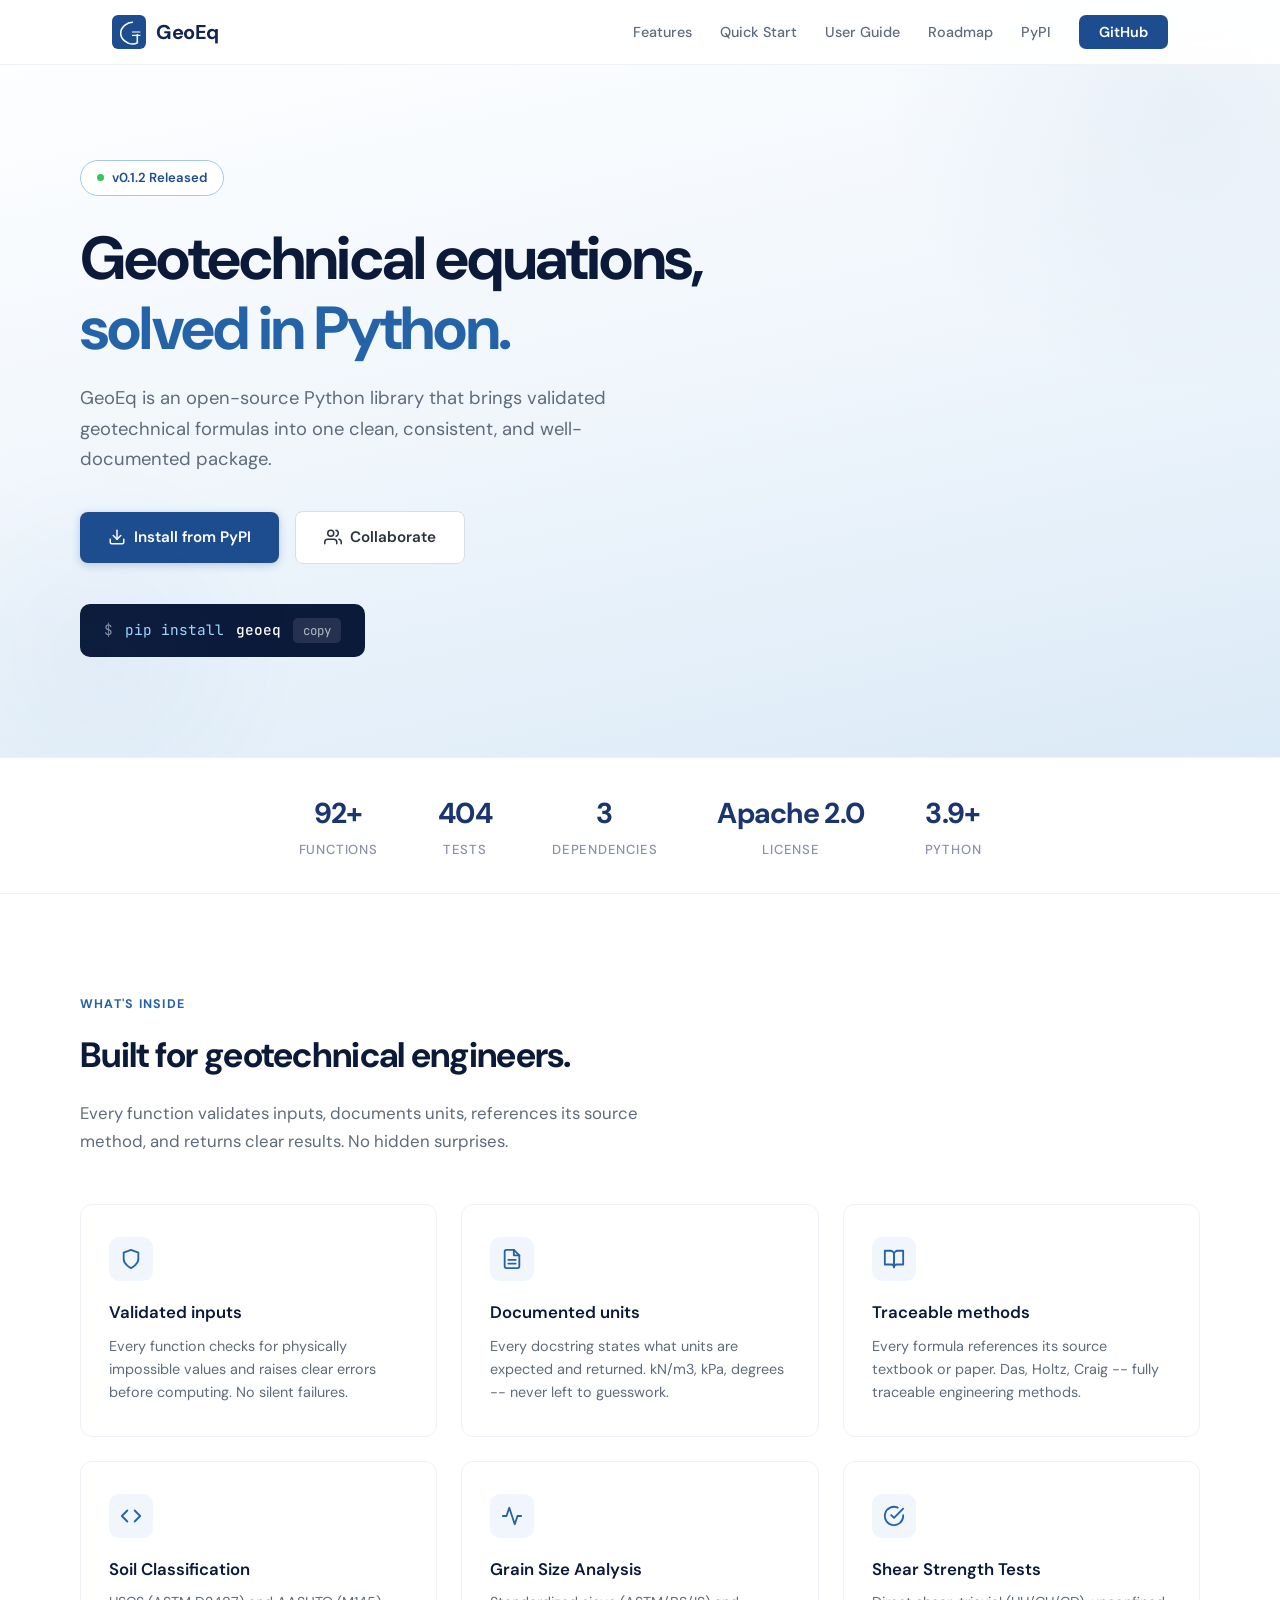
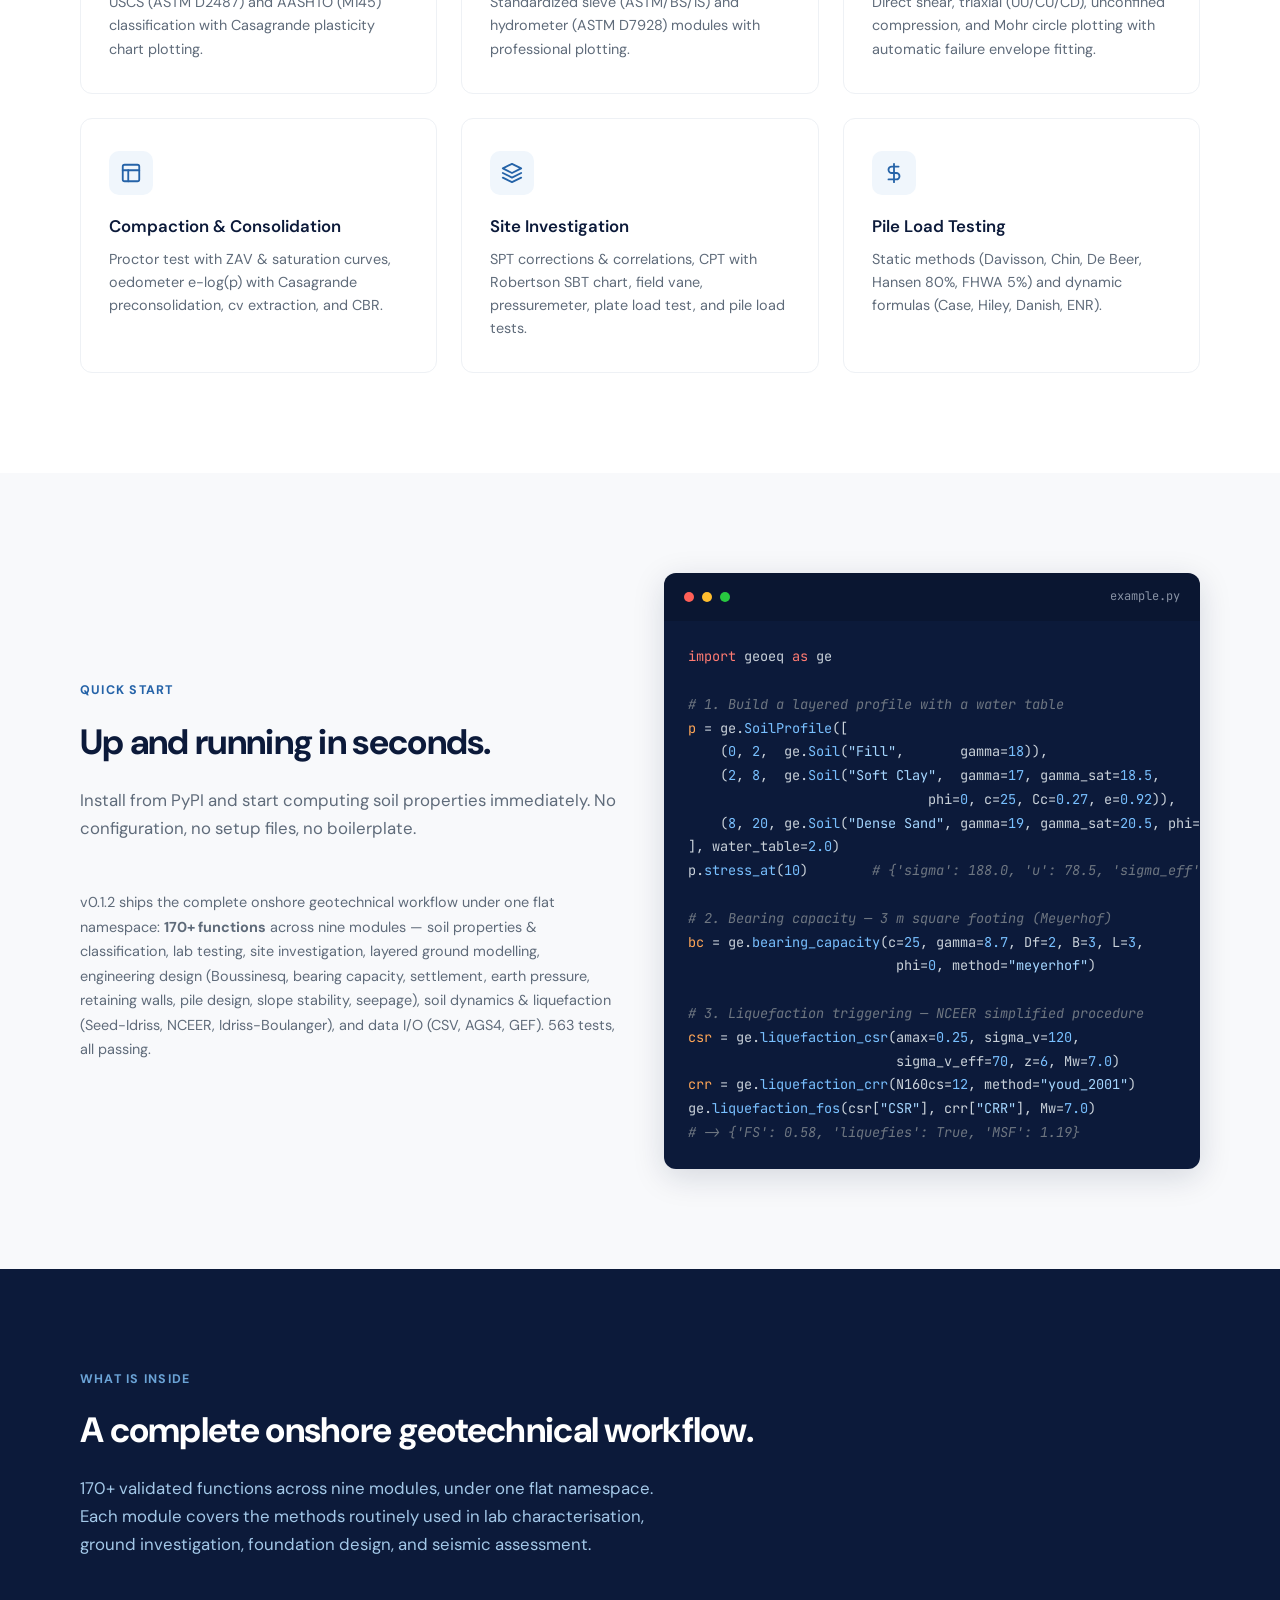
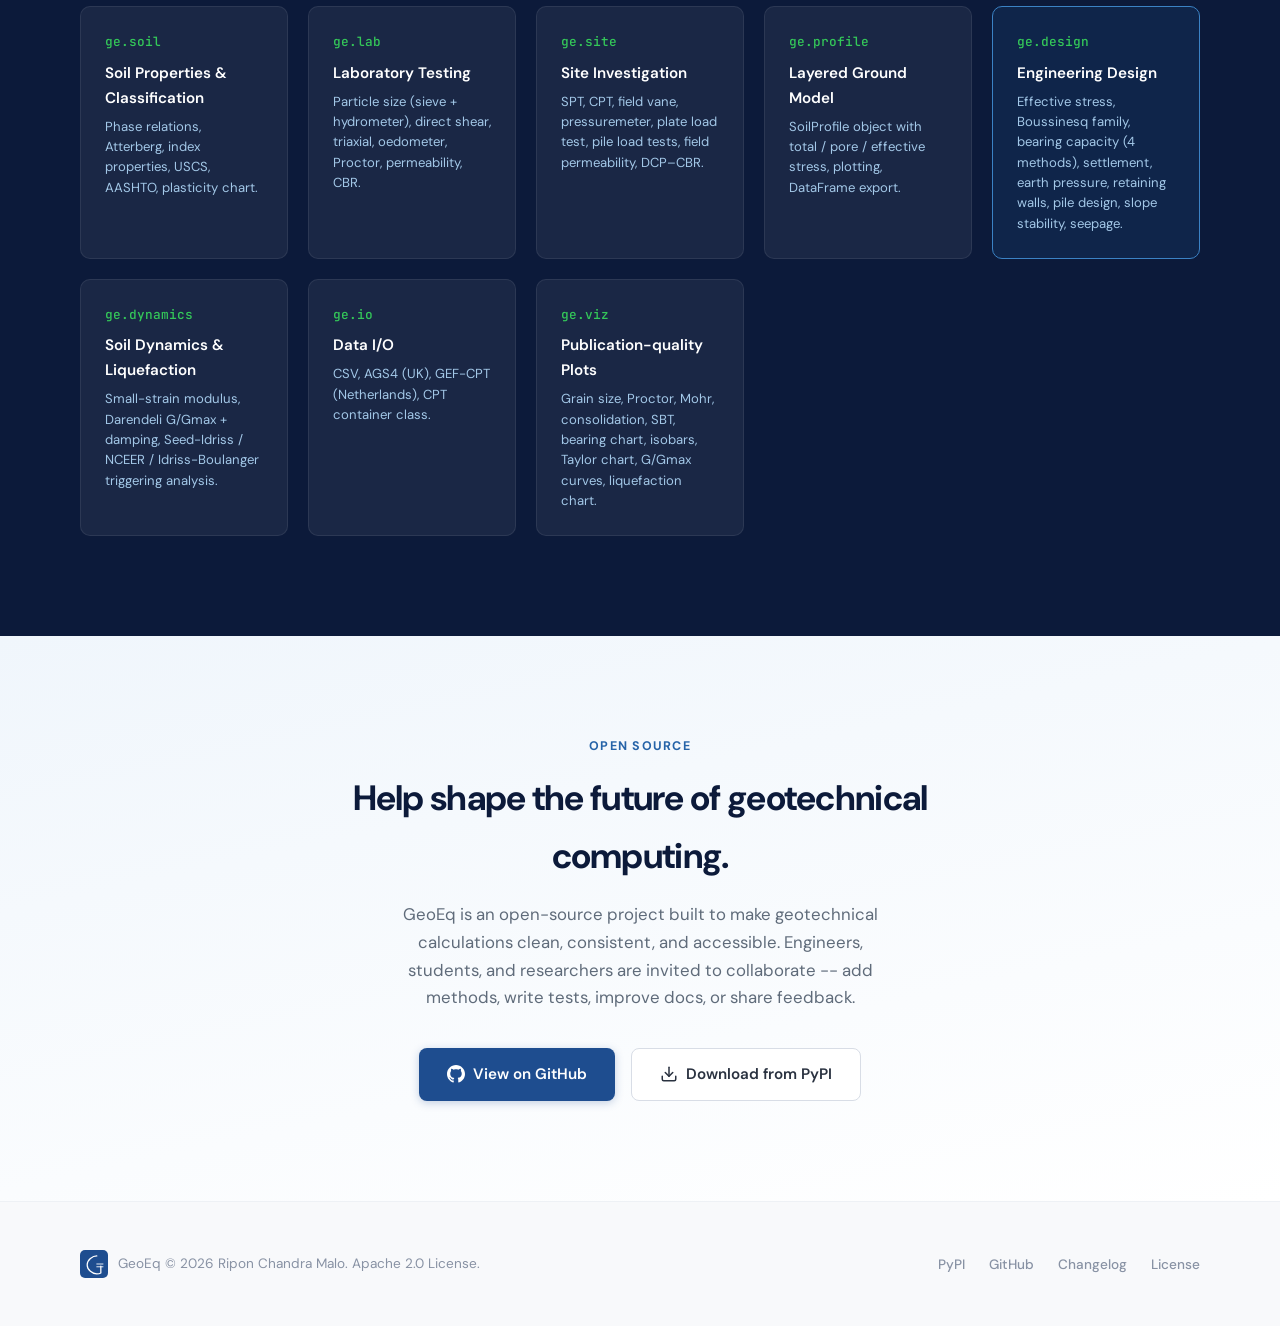
<file: index.html>
<!DOCTYPE html>
<html lang="en">

<head>
    <meta charset="UTF-8">
    <meta name="viewport" content="width=device-width, initial-scale=1.0">
    <title>GeoEq - Geotechnical Engineering Calculations for Python</title>
    <meta name="description"
        content="GeoEq is an open-source Python library for geotechnical engineering calculations. Soil properties, bearing capacity, settlement, and more.">
    <link rel="preconnect" href="https://fonts.googleapis.com">
    <link rel="preconnect" href="https://fonts.gstatic.com" crossorigin>
    <link
        href="https://fonts.googleapis.com/css2?family=DM+Sans:ital,opsz,wght@0,9..40,300;0,9..40,400;0,9..40,500;0,9..40,600;0,9..40,700;1,9..40,400&family=JetBrains+Mono:wght@400;500&display=swap"
        rel="stylesheet">
    <style>
        *,
        *::before,
        *::after {
            margin: 0;
            padding: 0;
            box-sizing: border-box;
        }

        :root {
            --blue-900: #0c1a3a;
            --blue-800: #122450;
            --blue-700: #1a3570;
            --blue-600: #1e4d8f;
            --blue-500: #2563a8;
            --blue-400: #3b82c4;
            --blue-300: #6ba3d6;
            --blue-200: #a3c8e8;
            --blue-100: #dbeaf7;
            --blue-50: #f0f6fc;
            --white: #ffffff;
            --gray-50: #f8f9fb;
            --gray-100: #eef1f5;
            --gray-200: #d8dde6;
            --gray-300: #b0b8c8;
            --gray-400: #8892a4;
            --gray-500: #5f6b7a;
            --gray-600: #3d4856;
            --gray-700: #2a3240;
            --gray-800: #1a2030;
            --accent: #e8a825;
            --font-body: 'DM Sans', sans-serif;
            --font-mono: 'JetBrains Mono', monospace;
        }

        html {
            scroll-behavior: smooth;
        }

        body {
            font-family: var(--font-body);
            color: var(--gray-700);
            background: var(--white);
            line-height: 1.65;
            -webkit-font-smoothing: antialiased;
        }

        /* ---- NAV ---- */
        .nav {
            position: fixed;
            top: 0;
            left: 0;
            right: 0;
            z-index: 100;
            background: rgba(255, 255, 255, 0.92);
            backdrop-filter: blur(12px);
            border-bottom: 1px solid var(--gray-100);
            transition: box-shadow 0.3s;
        }

        .nav.scrolled {
            box-shadow: 0 1px 12px rgba(0, 0, 0, 0.06);
        }

        .nav-inner {
            max-width: 1120px;
            margin: 0 auto;
            padding: 0 32px;
            height: 64px;
            display: flex;
            align-items: center;
            justify-content: space-between;
        }

        .nav-logo {
            display: flex;
            align-items: center;
            gap: 10px;
            text-decoration: none;
            color: var(--blue-800);
        }

        .nav-logo-icon {
            width: 34px;
            height: 34px;
        }

        .nav-logo-text {
            font-size: 1.25rem;
            font-weight: 700;
            letter-spacing: -0.02em;
        }

        .nav-links {
            display: flex;
            align-items: center;
            gap: 28px;
            list-style: none;
        }

        .nav-links a {
            text-decoration: none;
            color: var(--gray-500);
            font-size: 0.9rem;
            font-weight: 500;
            transition: color 0.2s;
        }

        .nav-links a:hover {
            color: var(--blue-600);
        }

        .nav-links .btn-nav {
            background: var(--blue-600);
            color: var(--white);
            padding: 8px 20px;
            border-radius: 7px;
            font-weight: 600;
            transition: background 0.2s;
        }

        .nav-links .btn-nav:hover {
            background: var(--blue-700);
            color: var(--white);
        }

        .mobile-toggle {
            display: none;
            background: none;
            border: none;
            cursor: pointer;
            padding: 8px;
        }

        .mobile-toggle span {
            display: block;
            width: 22px;
            height: 2px;
            background: var(--gray-600);
            margin: 5px 0;
            transition: 0.3s;
        }

        /* ---- HERO ---- */
        .hero {
            padding: 160px 32px 100px;
            background: linear-gradient(168deg, var(--white) 0%, var(--blue-50) 50%, var(--blue-100) 100%);
            position: relative;
            overflow: hidden;
        }

        .hero::before {
            content: '';
            position: absolute;
            top: -200px;
            right: -200px;
            width: 600px;
            height: 600px;
            background: radial-gradient(circle, rgba(37, 99, 168, 0.06) 0%, transparent 70%);
            pointer-events: none;
        }

        .hero::after {
            content: '';
            position: absolute;
            bottom: -100px;
            left: -100px;
            width: 400px;
            height: 400px;
            background: radial-gradient(circle, rgba(37, 99, 168, 0.04) 0%, transparent 70%);
            pointer-events: none;
        }

        .hero-inner {
            max-width: 1120px;
            margin: 0 auto;
            position: relative;
        }

        .hero-badge {
            display: inline-flex;
            align-items: center;
            gap: 8px;
            background: var(--white);
            border: 1px solid var(--blue-200);
            color: var(--blue-600);
            font-size: 0.82rem;
            font-weight: 600;
            padding: 6px 16px;
            border-radius: 100px;
            margin-bottom: 28px;
            animation: fadeUp 0.6s ease both;
        }

        .hero-badge .dot {
            width: 7px;
            height: 7px;
            background: #34c759;
            border-radius: 50%;
            animation: pulse 2s infinite;
        }

        @keyframes pulse {

            0%,
            100% {
                opacity: 1;
            }

            50% {
                opacity: 0.4;
            }
        }

        .hero h1 {
            font-size: clamp(2.4rem, 5vw, 3.8rem);
            font-weight: 700;
            color: var(--blue-900);
            line-height: 1.15;
            letter-spacing: -0.03em;
            max-width: 700px;
            margin-bottom: 20px;
            animation: fadeUp 0.6s 0.1s ease both;
        }

        .hero h1 span {
            color: var(--blue-500);
        }

        .hero-sub {
            font-size: 1.15rem;
            color: var(--gray-500);
            max-width: 540px;
            margin-bottom: 36px;
            animation: fadeUp 0.6s 0.2s ease both;
        }

        .hero-actions {
            display: flex;
            align-items: center;
            gap: 16px;
            flex-wrap: wrap;
            animation: fadeUp 0.6s 0.3s ease both;
        }

        .btn {
            display: inline-flex;
            align-items: center;
            gap: 8px;
            padding: 13px 28px;
            border-radius: 8px;
            font-family: var(--font-body);
            font-size: 0.95rem;
            font-weight: 600;
            text-decoration: none;
            cursor: pointer;
            border: none;
            transition: all 0.2s;
        }

        .btn-primary {
            background: var(--blue-600);
            color: var(--white);
            box-shadow: 0 2px 8px rgba(30, 77, 143, 0.25);
        }

        .btn-primary:hover {
            background: var(--blue-700);
            box-shadow: 0 4px 16px rgba(30, 77, 143, 0.3);
            transform: translateY(-1px);
        }

        .btn-secondary {
            background: var(--white);
            color: var(--gray-700);
            border: 1px solid var(--gray-200);
        }

        .btn-secondary:hover {
            border-color: var(--blue-300);
            color: var(--blue-600);
        }

        .btn svg {
            width: 18px;
            height: 18px;
        }

        .hero-install {
            margin-top: 40px;
            animation: fadeUp 0.6s 0.4s ease both;
        }

        .install-box {
            display: inline-flex;
            align-items: center;
            gap: 12px;
            background: var(--blue-900);
            color: var(--blue-200);
            padding: 14px 24px;
            border-radius: 10px;
            font-family: var(--font-mono);
            font-size: 0.9rem;
            cursor: pointer;
            transition: all 0.2s;
            position: relative;
        }

        .install-box:hover {
            background: var(--blue-800);
        }

        .install-box .prompt {
            color: var(--gray-400);
            user-select: none;
        }

        .install-box .cmd {
            color: #a3d9ff;
        }

        .install-box .pkg {
            color: var(--white);
            font-weight: 500;
        }

        .copy-btn {
            background: rgba(255, 255, 255, 0.1);
            border: none;
            color: var(--gray-300);
            padding: 4px 10px;
            border-radius: 5px;
            font-family: var(--font-mono);
            font-size: 0.78rem;
            cursor: pointer;
            transition: all 0.2s;
        }

        .copy-btn:hover {
            background: rgba(255, 255, 255, 0.2);
            color: var(--white);
        }

        .copy-btn.copied {
            color: #34c759;
        }

        /* ---- STATS BAR ---- */
        .stats-bar {
            background: var(--white);
            border-top: 1px solid var(--gray-100);
            border-bottom: 1px solid var(--gray-100);
            padding: 32px;
        }

        .stats-inner {
            max-width: 1120px;
            margin: 0 auto;
            display: flex;
            justify-content: center;
            gap: 60px;
            flex-wrap: wrap;
        }

        .stat-item {
            text-align: center;
        }

        .stat-value {
            font-size: 1.8rem;
            font-weight: 700;
            color: var(--blue-700);
            letter-spacing: -0.02em;
        }

        .stat-label {
            font-size: 0.82rem;
            color: var(--gray-400);
            font-weight: 500;
            margin-top: 2px;
            text-transform: uppercase;
            letter-spacing: 0.06em;
        }

        /* ---- SECTIONS ---- */
        .section {
            padding: 100px 32px;
        }

        .section-inner {
            max-width: 1120px;
            margin: 0 auto;
        }

        .section-label {
            font-size: 0.78rem;
            font-weight: 700;
            color: var(--blue-500);
            text-transform: uppercase;
            letter-spacing: 0.1em;
            margin-bottom: 12px;
        }

        .section-title {
            font-size: clamp(1.6rem, 3vw, 2.2rem);
            font-weight: 700;
            color: var(--blue-900);
            letter-spacing: -0.02em;
            margin-bottom: 16px;
        }

        .section-desc {
            font-size: 1.05rem;
            color: var(--gray-500);
            max-width: 580px;
            margin-bottom: 48px;
        }

        /* ---- CODE EXAMPLE ---- */
        .code-section {
            background: var(--gray-50);
        }

        .code-grid {
            display: grid;
            grid-template-columns: 1fr 1fr;
            gap: 48px;
            align-items: center;
        }

        .code-block {
            background: var(--blue-900);
            border-radius: 12px;
            overflow: hidden;
            box-shadow: 0 8px 32px rgba(12, 26, 58, 0.15);
        }

        .code-header {
            display: flex;
            align-items: center;
            gap: 8px;
            padding: 14px 20px;
            background: rgba(0, 0, 0, 0.15);
        }

        .code-dot {
            width: 10px;
            height: 10px;
            border-radius: 50%;
        }

        .code-dot.r {
            background: #ff5f57;
        }

        .code-dot.y {
            background: #ffbd2e;
        }

        .code-dot.g {
            background: #28c840;
        }

        .code-header span {
            margin-left: auto;
            font-family: var(--font-mono);
            font-size: 0.75rem;
            color: var(--gray-400);
        }

        .code-body {
            padding: 24px;
            font-family: var(--font-mono);
            font-size: 0.85rem;
            line-height: 1.75;
            color: #c9d1d9;
            overflow-x: auto;
        }

        .code-body .kw {
            color: #ff7b72;
        }

        .code-body .fn {
            color: #79c0ff;
        }

        .code-body .str {
            color: #a5d6ff;
        }

        .code-body .num {
            color: #79c0ff;
        }

        .code-body .cm {
            color: #6e7681;
            font-style: italic;
        }

        .code-body .op {
            color: #c9d1d9;
        }

        .code-body .var {
            color: #ffa657;
        }

        /* ---- FEATURES ---- */
        .features-grid {
            display: grid;
            grid-template-columns: repeat(3, 1fr);
            gap: 24px;
        }

        .feature-card {
            background: var(--white);
            border: 1px solid var(--gray-100);
            border-radius: 12px;
            padding: 32px 28px;
            transition: all 0.25s;
        }

        .feature-card:hover {
            border-color: var(--blue-200);
            box-shadow: 0 4px 20px rgba(37, 99, 168, 0.08);
            transform: translateY(-2px);
        }

        .feature-icon {
            width: 44px;
            height: 44px;
            background: var(--blue-50);
            border-radius: 10px;
            display: flex;
            align-items: center;
            justify-content: center;
            margin-bottom: 18px;
        }

        .feature-icon svg {
            width: 22px;
            height: 22px;
            color: var(--blue-500);
        }

        .feature-card h3 {
            font-size: 1.05rem;
            font-weight: 600;
            color: var(--blue-900);
            margin-bottom: 8px;
        }

        .feature-card p {
            font-size: 0.9rem;
            color: var(--gray-500);
            line-height: 1.6;
        }

        /* ---- ROADMAP ---- */
        .roadmap-section {
            background: var(--blue-900);
            color: var(--white);
        }

        .roadmap-section .section-label {
            color: var(--blue-300);
        }

        .roadmap-section .section-title {
            color: var(--white);
        }

        .roadmap-section .section-desc {
            color: var(--blue-200);
        }

        .roadmap-grid {
            display: grid;
            grid-template-columns: repeat(auto-fit, minmax(200px, 1fr));
            gap: 20px;
        }

        .roadmap-card {
            background: rgba(255, 255, 255, 0.06);
            border: 1px solid rgba(255, 255, 255, 0.08);
            border-radius: 10px;
            padding: 24px;
            transition: all 0.2s;
        }

        .roadmap-card:hover {
            background: rgba(255, 255, 255, 0.1);
        }

        .roadmap-version {
            font-family: var(--font-mono);
            font-size: 0.8rem;
            color: var(--blue-300);
            font-weight: 500;
            margin-bottom: 8px;
        }

        .roadmap-card h4 {
            font-size: 0.95rem;
            font-weight: 600;
            color: var(--white);
            margin-bottom: 6px;
        }

        .roadmap-card p {
            font-size: 0.82rem;
            color: var(--blue-200);
            line-height: 1.55;
        }

        .roadmap-card.active {
            border-color: var(--blue-400);
            background: rgba(37, 99, 168, 0.15);
        }

        .roadmap-card.active .roadmap-version {
            color: #34c759;
        }

        /* ---- CTA / COLLABORATE ---- */
        .cta-section {
            background: linear-gradient(168deg, var(--blue-50) 0%, var(--white) 100%);
            text-align: center;
        }

        .cta-section .section-title {
            max-width: 600px;
            margin: 0 auto 16px;
        }

        .cta-section .section-desc {
            max-width: 520px;
            margin: 0 auto 36px;
        }

        .cta-actions {
            display: flex;
            justify-content: center;
            gap: 16px;
            flex-wrap: wrap;
        }

        /* ---- FOOTER ---- */
        .footer {
            background: var(--gray-50);
            border-top: 1px solid var(--gray-100);
            padding: 48px 32px;
        }

        .footer-inner {
            max-width: 1120px;
            margin: 0 auto;
            display: flex;
            justify-content: space-between;
            align-items: center;
            flex-wrap: wrap;
            gap: 20px;
        }

        .footer-left {
            display: flex;
            align-items: center;
            gap: 10px;
        }

        .footer-left svg {
            width: 28px;
            height: 28px;
        }

        .footer-text {
            font-size: 0.85rem;
            color: var(--gray-400);
        }

        .footer-links {
            display: flex;
            gap: 24px;
            list-style: none;
        }

        .footer-links a {
            text-decoration: none;
            color: var(--gray-400);
            font-size: 0.85rem;
            font-weight: 500;
            transition: color 0.2s;
        }

        .footer-links a:hover {
            color: var(--blue-600);
        }

        /* ---- ANIMATIONS ---- */
        @keyframes fadeUp {
            from {
                opacity: 0;
                transform: translateY(20px);
            }

            to {
                opacity: 1;
                transform: translateY(0);
            }
        }

        .fade-in {
            opacity: 0;
            transform: translateY(24px);
            transition: opacity 0.6s ease, transform 0.6s ease;
        }

        .fade-in.visible {
            opacity: 1;
            transform: translateY(0);
        }

        /* ---- RESPONSIVE ---- */
        @media (max-width: 900px) {
            .code-grid {
                grid-template-columns: 1fr;
            }

            .features-grid {
                grid-template-columns: 1fr 1fr;
            }

            .stats-inner {
                gap: 32px;
            }
        }

        @media (max-width: 640px) {
            .nav-links {
                display: none;
            }

            .mobile-toggle {
                display: block;
            }

            .nav-links.open {
                display: flex;
                flex-direction: column;
                position: absolute;
                top: 64px;
                left: 0;
                right: 0;
                background: var(--white);
                border-bottom: 1px solid var(--gray-100);
                padding: 20px 32px;
                gap: 16px;
                box-shadow: 0 8px 24px rgba(0, 0, 0, 0.06);
            }

            .hero {
                padding: 130px 24px 80px;
            }

            .section {
                padding: 64px 24px;
            }

            .features-grid {
                grid-template-columns: 1fr;
            }

            .hero-actions {
                flex-direction: column;
                align-items: flex-start;
            }
        }
    </style>
</head>

<body>

    <!-- NAV -->
    <nav class="nav" id="nav">
        <div class="nav-inner">
            <a href="#" class="nav-logo">
                <svg class="nav-logo-icon" viewBox="0 0 512 512" fill="none" xmlns="http://www.w3.org/2000/svg">
                    <rect id="background" x="0" y="0" width="512" height="512" rx="91" ry="91" fill="#1e4d8f" />
                    <path id="letter-G"
                        d="M 307,108 C 230,108  131,182  131,273 C 131,364  230,438  307,438 C 352,438  381,420  381,420 L 381,296"
                        fill="none" stroke="#ffffff" stroke-width="23" stroke-linecap="round" stroke-linejoin="round" />
                    <line id="equals-top" x1="307" y1="256" x2="420" y2="256" stroke="#ffffff" stroke-width="16"
                        stroke-linecap="round" />
                    <line id="equals-bottom" x1="307" y1="307" x2="420" y2="307" stroke="#ffffff" stroke-width="16"
                        stroke-linecap="round" />
                </svg>
                <span class="nav-logo-text">GeoEq</span>
            </a>
            <ul class="nav-links" id="navLinks">
                <li><a href="#features">Features</a></li>
                <li><a href="#quickstart">Quick Start</a></li>
                <li><a href="user-guide.html">User Guide</a></li>
                <li><a href="#roadmap">Roadmap</a></li>
                <li><a href="https://pypi.org/project/geoeq/" target="_blank">PyPI</a></li>
                <li><a href="https://github.com/geoeq/geoeq" target="_blank" class="btn-nav">GitHub</a></li>
            </ul>
            <button class="mobile-toggle" id="mobileToggle" aria-label="Menu">
                <span></span><span></span><span></span>
            </button>
        </div>
    </nav>

    <!-- HERO -->
    <section class="hero">
        <div class="hero-inner">
            <div class="hero-badge"><span class="dot"></span> v0.1.2 Released</div>
            <h1>Geotechnical equations,<br><span>solved in Python.</span></h1>
            <p class="hero-sub">GeoEq is an open-source Python library that brings validated geotechnical formulas into
                one clean, consistent, and well-documented package.</p>
            <div class="hero-actions">
                <a href="https://pypi.org/project/geoeq/" target="_blank" class="btn btn-primary">
                    <svg viewBox="0 0 24 24" fill="none" stroke="currentColor" stroke-width="2" stroke-linecap="round"
                        stroke-linejoin="round">
                        <path d="M21 15v4a2 2 0 0 1-2 2H5a2 2 0 0 1-2-2v-4" />
                        <polyline points="7 10 12 15 17 10" />
                        <line x1="12" y1="15" x2="12" y2="3" />
                    </svg>
                    Install from PyPI
                </a>
                <a href="#collaborate" class="btn btn-secondary">
                    <svg viewBox="0 0 24 24" fill="none" stroke="currentColor" stroke-width="2" stroke-linecap="round"
                        stroke-linejoin="round">
                        <path d="M17 21v-2a4 4 0 0 0-4-4H5a4 4 0 0 0-4 4v2" />
                        <circle cx="9" cy="7" r="4" />
                        <path d="M23 21v-2a4 4 0 0 0-3-3.87" />
                        <path d="M16 3.13a4 4 0 0 1 0 7.75" />
                    </svg>
                    Collaborate
                </a>
            </div>
            <div class="hero-install">
                <div class="install-box" id="installBox" title="Click to copy">
                    <span class="prompt">$</span>
                    <span class="cmd">pip install</span>
                    <span class="pkg">geoeq</span>
                    <button class="copy-btn" id="copyBtn">copy</button>
                </div>
            </div>
        </div>
    </section>

    <!-- STATS -->
    <div class="stats-bar">
        <div class="stats-inner">
            <div class="stat-item">
                <div class="stat-value">92+</div>
                <div class="stat-label">Functions</div>
            </div>
            <div class="stat-item">
                <div class="stat-value">404</div>
                <div class="stat-label">Tests</div>
            </div>
            <div class="stat-item">
                <div class="stat-value">3</div>
                <div class="stat-label">Dependencies</div>
            </div>
            <div class="stat-item">
                <div class="stat-value">Apache 2.0</div>
                <div class="stat-label">License</div>
            </div>
            <div class="stat-item">
                <div class="stat-value">3.9+</div>
                <div class="stat-label">Python</div>
            </div>
        </div>
    </div>

    <!-- FEATURES -->
    <section class="section" id="features">
        <div class="section-inner">
            <div class="section-label">What's inside</div>
            <h2 class="section-title">Built for geotechnical engineers.</h2>
            <p class="section-desc">Every function validates inputs, documents units, references its source method, and
                returns clear results. No hidden surprises.</p>
            <div class="features-grid">
                <div class="feature-card fade-in">
                    <div class="feature-icon">
                        <svg viewBox="0 0 24 24" fill="none" stroke="currentColor" stroke-width="2"
                            stroke-linecap="round" stroke-linejoin="round">
                            <path d="M12 22s8-4 8-10V5l-8-3-8 3v7c0 6 8 10 8 10z" />
                        </svg>
                    </div>
                    <h3>Validated inputs</h3>
                    <p>Every function checks for physically impossible values and raises clear errors before computing.
                        No silent failures.</p>
                </div>
                <div class="feature-card fade-in">
                    <div class="feature-icon">
                        <svg viewBox="0 0 24 24" fill="none" stroke="currentColor" stroke-width="2"
                            stroke-linecap="round" stroke-linejoin="round">
                            <path d="M14 2H6a2 2 0 0 0-2 2v16a2 2 0 0 0 2 2h12a2 2 0 0 0 2-2V8z" />
                            <polyline points="14 2 14 8 20 8" />
                            <line x1="16" y1="13" x2="8" y2="13" />
                            <line x1="16" y1="17" x2="8" y2="17" />
                        </svg>
                    </div>
                    <h3>Documented units</h3>
                    <p>Every docstring states what units are expected and returned. kN/m3, kPa, degrees -- never left to
                        guesswork.</p>
                </div>
                <div class="feature-card fade-in">
                    <div class="feature-icon">
                        <svg viewBox="0 0 24 24" fill="none" stroke="currentColor" stroke-width="2"
                            stroke-linecap="round" stroke-linejoin="round">
                            <path d="M2 3h6a4 4 0 0 1 4 4v14a3 3 0 0 0-3-3H2z" />
                            <path d="M22 3h-6a4 4 0 0 0-4 4v14a3 3 0 0 1 3-3h7z" />
                        </svg>
                    </div>
                    <h3>Traceable methods</h3>
                    <p>Every formula references its source textbook or paper. Das, Holtz, Craig -- fully traceable
                        engineering methods.</p>
                </div>
                <div class="feature-card fade-in">
                    <div class="feature-icon">
                        <svg viewBox="0 0 24 24" fill="none" stroke="currentColor" stroke-width="2"
                            stroke-linecap="round" stroke-linejoin="round">
                            <polyline points="16 18 22 12 16 6" />
                            <polyline points="8 6 2 12 8 18" />
                        </svg>
                    </div>
                    <h3>Soil Classification</h3>
                    <p>USCS (ASTM D2487) and AASHTO (M145) classification with Casagrande plasticity chart plotting.</p>
                </div>
                <div class="feature-card fade-in">
                    <div class="feature-icon">
                        <svg viewBox="0 0 24 24" fill="none" stroke="currentColor" stroke-width="2"
                            stroke-linecap="round" stroke-linejoin="round">
                            <polyline points="22 12 18 12 15 21 9 3 6 12 2 12" />
                        </svg>
                    </div>
                    <h3>Grain Size Analysis</h3>
                    <p>Standardized sieve (ASTM/BS/IS) and hydrometer (ASTM D7928) modules with professional plotting.</p>
                </div>
                <div class="feature-card fade-in">
                    <div class="feature-icon">
                        <svg viewBox="0 0 24 24" fill="none" stroke="currentColor" stroke-width="2"
                            stroke-linecap="round" stroke-linejoin="round">
                            <path d="M22 11.08V12a10 10 0 1 1-5.93-9.14" />
                            <polyline points="22 4 12 14.01 9 11.01" />
                        </svg>
                    </div>
                    <h3>Shear Strength Tests</h3>
                    <p>Direct shear, triaxial (UU/CU/CD), unconfined compression, and Mohr circle plotting with automatic failure envelope fitting.</p>
                </div>
                <div class="feature-card fade-in">
                    <div class="feature-icon">
                        <svg viewBox="0 0 24 24" fill="none" stroke="currentColor" stroke-width="2"
                            stroke-linecap="round" stroke-linejoin="round">
                            <rect x="3" y="3" width="18" height="18" rx="2" ry="2" />
                            <line x1="3" y1="9" x2="21" y2="9" />
                            <line x1="9" y1="21" x2="9" y2="9" />
                        </svg>
                    </div>
                    <h3>Compaction &amp; Consolidation</h3>
                    <p>Proctor test with ZAV &amp; saturation curves, oedometer e-log(p) with Casagrande preconsolidation, cv extraction, and CBR.</p>
                </div>
                <div class="feature-card fade-in">
                    <div class="feature-icon">
                        <svg viewBox="0 0 24 24" fill="none" stroke="currentColor" stroke-width="2"
                            stroke-linecap="round" stroke-linejoin="round">
                            <path d="M12 2L2 7l10 5 10-5-10-5z" />
                            <path d="M2 17l10 5 10-5" />
                            <path d="M2 12l10 5 10-5" />
                        </svg>
                    </div>
                    <h3>Site Investigation</h3>
                    <p>SPT corrections &amp; correlations, CPT with Robertson SBT chart, field vane, pressuremeter, plate load test, and pile load tests.</p>
                </div>
                <div class="feature-card fade-in">
                    <div class="feature-icon">
                        <svg viewBox="0 0 24 24" fill="none" stroke="currentColor" stroke-width="2"
                            stroke-linecap="round" stroke-linejoin="round">
                            <line x1="12" y1="2" x2="12" y2="22" />
                            <path d="M17 5H9.5a3.5 3.5 0 0 0 0 7h5a3.5 3.5 0 0 1 0 7H6" />
                        </svg>
                    </div>
                    <h3>Pile Load Testing</h3>
                    <p>Static methods (Davisson, Chin, De Beer, Hansen 80%, FHWA 5%) and dynamic formulas (Case, Hiley, Danish, ENR).</p>
                </div>
            </div>
        </div>
    </section>

    <!-- CODE EXAMPLE -->
    <section class="section code-section" id="quickstart">
        <div class="section-inner">
            <div class="code-grid">
                <div>
                    <div class="section-label">Quick start</div>
                    <h2 class="section-title">Up and running in seconds.</h2>
                    <p class="section-desc">Install from PyPI and start computing soil properties immediately. No
                        configuration, no setup files, no boilerplate.</p>
                    <p style="font-size:0.9rem; color:var(--gray-500); line-height:1.7;">
                        v0.1.2 ships the complete onshore geotechnical workflow under one flat namespace: <strong>170+ functions</strong> across nine modules — soil properties &amp; classification, lab testing, site investigation, layered ground modelling, engineering design (Boussinesq, bearing capacity, settlement, earth pressure, retaining walls, pile design, slope stability, seepage), soil dynamics &amp; liquefaction (Seed-Idriss, NCEER, Idriss-Boulanger), and data I/O (CSV, AGS4, GEF). 563 tests, all passing.
                    </p>
                </div>
                <div class="code-block fade-in">
                    <div class="code-header">
                        <div class="code-dot r"></div>
                        <div class="code-dot y"></div>
                        <div class="code-dot g"></div>
                        <span>example.py</span>
                    </div>
                    <pre
                        class="code-body"><span class="kw">import</span> geoeq <span class="kw">as</span> ge

<span class="cm"># 1. Build a layered profile with a water table</span>
<span class="var">p</span> = ge.<span class="fn">SoilProfile</span>([
    (<span class="num">0</span>, <span class="num">2</span>,  ge.<span class="fn">Soil</span>(<span class="str">"Fill"</span>,       gamma=<span class="num">18</span>)),
    (<span class="num">2</span>, <span class="num">8</span>,  ge.<span class="fn">Soil</span>(<span class="str">"Soft Clay"</span>,  gamma=<span class="num">17</span>, gamma_sat=<span class="num">18.5</span>,
                              phi=<span class="num">0</span>, c=<span class="num">25</span>, Cc=<span class="num">0.27</span>, e=<span class="num">0.92</span>)),
    (<span class="num">8</span>, <span class="num">20</span>, ge.<span class="fn">Soil</span>(<span class="str">"Dense Sand"</span>, gamma=<span class="num">19</span>, gamma_sat=<span class="num">20.5</span>, phi=<span class="num">35</span>)),
], water_table=<span class="num">2.0</span>)
p.<span class="fn">stress_at</span>(<span class="num">10</span>)        <span class="cm"># {'sigma': 188.0, 'u': 78.5, 'sigma_eff': 109.5}</span>

<span class="cm"># 2. Bearing capacity — 3 m square footing (Meyerhof)</span>
<span class="var">bc</span> = ge.<span class="fn">bearing_capacity</span>(c=<span class="num">25</span>, gamma=<span class="num">8.7</span>, Df=<span class="num">2</span>, B=<span class="num">3</span>, L=<span class="num">3</span>,
                          phi=<span class="num">0</span>, method=<span class="str">"meyerhof"</span>)

<span class="cm"># 3. Liquefaction triggering — NCEER simplified procedure</span>
<span class="var">csr</span> = ge.<span class="fn">liquefaction_csr</span>(amax=<span class="num">0.25</span>, sigma_v=<span class="num">120</span>,
                          sigma_v_eff=<span class="num">70</span>, z=<span class="num">6</span>, Mw=<span class="num">7.0</span>)
<span class="var">crr</span> = ge.<span class="fn">liquefaction_crr</span>(N160cs=<span class="num">12</span>, method=<span class="str">"youd_2001"</span>)
ge.<span class="fn">liquefaction_fos</span>(csr[<span class="str">"CSR"</span>], crr[<span class="str">"CRR"</span>], Mw=<span class="num">7.0</span>)
<span class="cm"># -> {'FS': 0.58, 'liquefies': True, 'MSF': 1.19}</span></pre>
                </div>
            </div>
        </div>
    </section>

    <!-- WHAT IS INSIDE -->
    <section class="section roadmap-section" id="capabilities">
        <div class="section-inner">
            <div class="section-label">What is inside</div>
            <h2 class="section-title">A complete onshore geotechnical workflow.</h2>
            <p class="section-desc">170+ validated functions across nine modules, under one flat namespace. Each module covers the methods routinely used in lab characterisation, ground investigation, foundation design, and seismic assessment.</p>
            <div class="roadmap-grid">
                <div class="roadmap-card">
                    <div class="roadmap-version" style="color:#34c759;">ge.soil</div>
                    <h4>Soil Properties &amp; Classification</h4>
                    <p>Phase relations, Atterberg, index properties, USCS, AASHTO, plasticity chart.</p>
                </div>
                <div class="roadmap-card">
                    <div class="roadmap-version" style="color:#34c759;">ge.lab</div>
                    <h4>Laboratory Testing</h4>
                    <p>Particle size (sieve + hydrometer), direct shear, triaxial, oedometer, Proctor, permeability, CBR.</p>
                </div>
                <div class="roadmap-card">
                    <div class="roadmap-version" style="color:#34c759;">ge.site</div>
                    <h4>Site Investigation</h4>
                    <p>SPT, CPT, field vane, pressuremeter, plate load test, pile load tests, field permeability, DCP–CBR.</p>
                </div>
                <div class="roadmap-card">
                    <div class="roadmap-version" style="color:#34c759;">ge.profile</div>
                    <h4>Layered Ground Model</h4>
                    <p>SoilProfile object with total / pore / effective stress, plotting, DataFrame export.</p>
                </div>
                <div class="roadmap-card active">
                    <div class="roadmap-version">ge.design</div>
                    <h4>Engineering Design</h4>
                    <p>Effective stress, Boussinesq family, bearing capacity (4 methods), settlement, earth pressure, retaining walls, pile design, slope stability, seepage.</p>
                </div>
                <div class="roadmap-card">
                    <div class="roadmap-version" style="color:#34c759;">ge.dynamics</div>
                    <h4>Soil Dynamics &amp; Liquefaction</h4>
                    <p>Small-strain modulus, Darendeli G/Gmax + damping, Seed-Idriss / NCEER / Idriss-Boulanger triggering analysis.</p>
                </div>
                <div class="roadmap-card">
                    <div class="roadmap-version" style="color:#34c759;">ge.io</div>
                    <h4>Data I/O</h4>
                    <p>CSV, AGS4 (UK), GEF-CPT (Netherlands), CPT container class.</p>
                </div>
                <div class="roadmap-card">
                    <div class="roadmap-version" style="color:#34c759;">ge.viz</div>
                    <h4>Publication-quality Plots</h4>
                    <p>Grain size, Proctor, Mohr, consolidation, SBT, bearing chart, isobars, Taylor chart, G/Gmax curves, liquefaction chart.</p>
                </div>
            </div>
        </div>
    </section>

    <!-- COLLABORATE CTA -->
    <section class="section cta-section" id="collaborate">
        <div class="section-inner">
            <div class="section-label">Open source</div>
            <h2 class="section-title">Help shape the future of geotechnical computing.</h2>
            <p class="section-desc">GeoEq is an open-source project built to make geotechnical calculations clean,
                consistent, and accessible. Engineers, students, and researchers are invited to collaborate -- add
                methods, write tests, improve docs, or share feedback.</p>
            <div class="cta-actions">
                <a href="https://github.com/geoeq/geoeq" target="_blank" class="btn btn-primary">
                    <svg viewBox="0 0 24 24" fill="currentColor">
                        <path
                            d="M12 0c-6.626 0-12 5.373-12 12 0 5.302 3.438 9.8 8.207 11.387.599.111.793-.261.793-.577v-2.234c-3.338.726-4.033-1.416-4.033-1.416-.546-1.387-1.333-1.756-1.333-1.756-1.089-.745.083-.729.083-.729 1.205.084 1.839 1.237 1.839 1.237 1.07 1.834 2.807 1.304 3.492.997.107-.775.418-1.305.762-1.604-2.665-.305-5.467-1.334-5.467-5.931 0-1.311.469-2.381 1.236-3.221-.124-.303-.535-1.524.117-3.176 0 0 1.008-.322 3.301 1.23.957-.266 1.983-.399 3.003-.404 1.02.005 2.047.138 3.006.404 2.291-1.552 3.297-1.23 3.297-1.23.653 1.653.242 2.874.118 3.176.77.84 1.235 1.911 1.235 3.221 0 4.609-2.807 5.624-5.479 5.921.43.372.823 1.102.823 2.222v3.293c0 .319.192.694.801.576 4.765-1.589 8.199-6.086 8.199-11.386 0-6.627-5.373-12-12-12z" />
                    </svg>
                    View on GitHub
                </a>
                <a href="https://pypi.org/project/geoeq/" target="_blank" class="btn btn-secondary">
                    <svg viewBox="0 0 24 24" fill="none" stroke="currentColor" stroke-width="2" stroke-linecap="round"
                        stroke-linejoin="round">
                        <path d="M21 15v4a2 2 0 0 1-2 2H5a2 2 0 0 1-2-2v-4" />
                        <polyline points="7 10 12 15 17 10" />
                        <line x1="12" y1="15" x2="12" y2="3" />
                    </svg>
                    Download from PyPI
                </a>
            </div>
        </div>
    </section>

    <!-- FOOTER -->
    <footer class="footer">
        <div class="footer-inner">
            <div class="footer-left">
                <svg viewBox="0 0 512 512" fill="none" xmlns="http://www.w3.org/2000/svg"
                    style="width: 28px; height: 28px;">
                    <rect id="background" x="0" y="0" width="512" height="512" rx="91" ry="91" fill="#1e4d8f" />
                    <path id="letter-G"
                        d="M 307,108 C 230,108  131,182  131,273 C 131,364  230,438  307,438 C 352,438  381,420  381,420 L 381,296"
                        fill="none" stroke="#ffffff" stroke-width="23" stroke-linecap="round" stroke-linejoin="round" />
                    <line id="equals-top" x1="307" y1="256" x2="420" y2="256" stroke="#ffffff" stroke-width="16"
                        stroke-linecap="round" />
                    <line id="equals-bottom" x1="307" y1="307" x2="420" y2="307" stroke="#ffffff" stroke-width="16"
                        stroke-linecap="round" />
                </svg>
                <span class="footer-text">GeoEq &copy; 2026 Ripon Chandra Malo. Apache 2.0 License.</span>
            </div>
            <ul class="footer-links">
                <li><a href="https://pypi.org/project/geoeq/" target="_blank">PyPI</a></li>
                <li><a href="https://github.com/geoeq/geoeq" target="_blank">GitHub</a></li>
                <li><a href="https://github.com/geoeq/geoeq/blob/main/CHANGELOG.md" target="_blank">Changelog</a></li>
                <li><a href="https://github.com/geoeq/geoeq/blob/main/LICENSE" target="_blank">License</a></li>
            </ul>
        </div>
    </footer>

    <script>
        // Nav scroll effect
        const nav = document.getElementById('nav');
        window.addEventListener('scroll', () => {
            nav.classList.toggle('scrolled', window.scrollY > 10);
        });

        // Mobile menu
        const mobileToggle = document.getElementById('mobileToggle');
        const navLinks = document.getElementById('navLinks');
        mobileToggle.addEventListener('click', () => {
            navLinks.classList.toggle('open');
        });
        navLinks.querySelectorAll('a').forEach(link => {
            link.addEventListener('click', () => navLinks.classList.remove('open'));
        });

        // Copy install command
        const installBox = document.getElementById('installBox');
        const copyBtn = document.getElementById('copyBtn');
        function copyInstall() {
            navigator.clipboard.writeText('pip install geoeq').then(() => {
                copyBtn.textContent = 'copied!';
                copyBtn.classList.add('copied');
                setTimeout(() => {
                    copyBtn.textContent = 'copy';
                    copyBtn.classList.remove('copied');
                }, 2000);
            });
        }
        installBox.addEventListener('click', copyInstall);

        // Scroll fade-in
        const observer = new IntersectionObserver((entries) => {
            entries.forEach(entry => {
                if (entry.isIntersecting) {
                    entry.target.classList.add('visible');
                }
            });
        }, { threshold: 0.1 });
        document.querySelectorAll('.fade-in').forEach(el => observer.observe(el));
    </script>
</body>

</html>
</file>
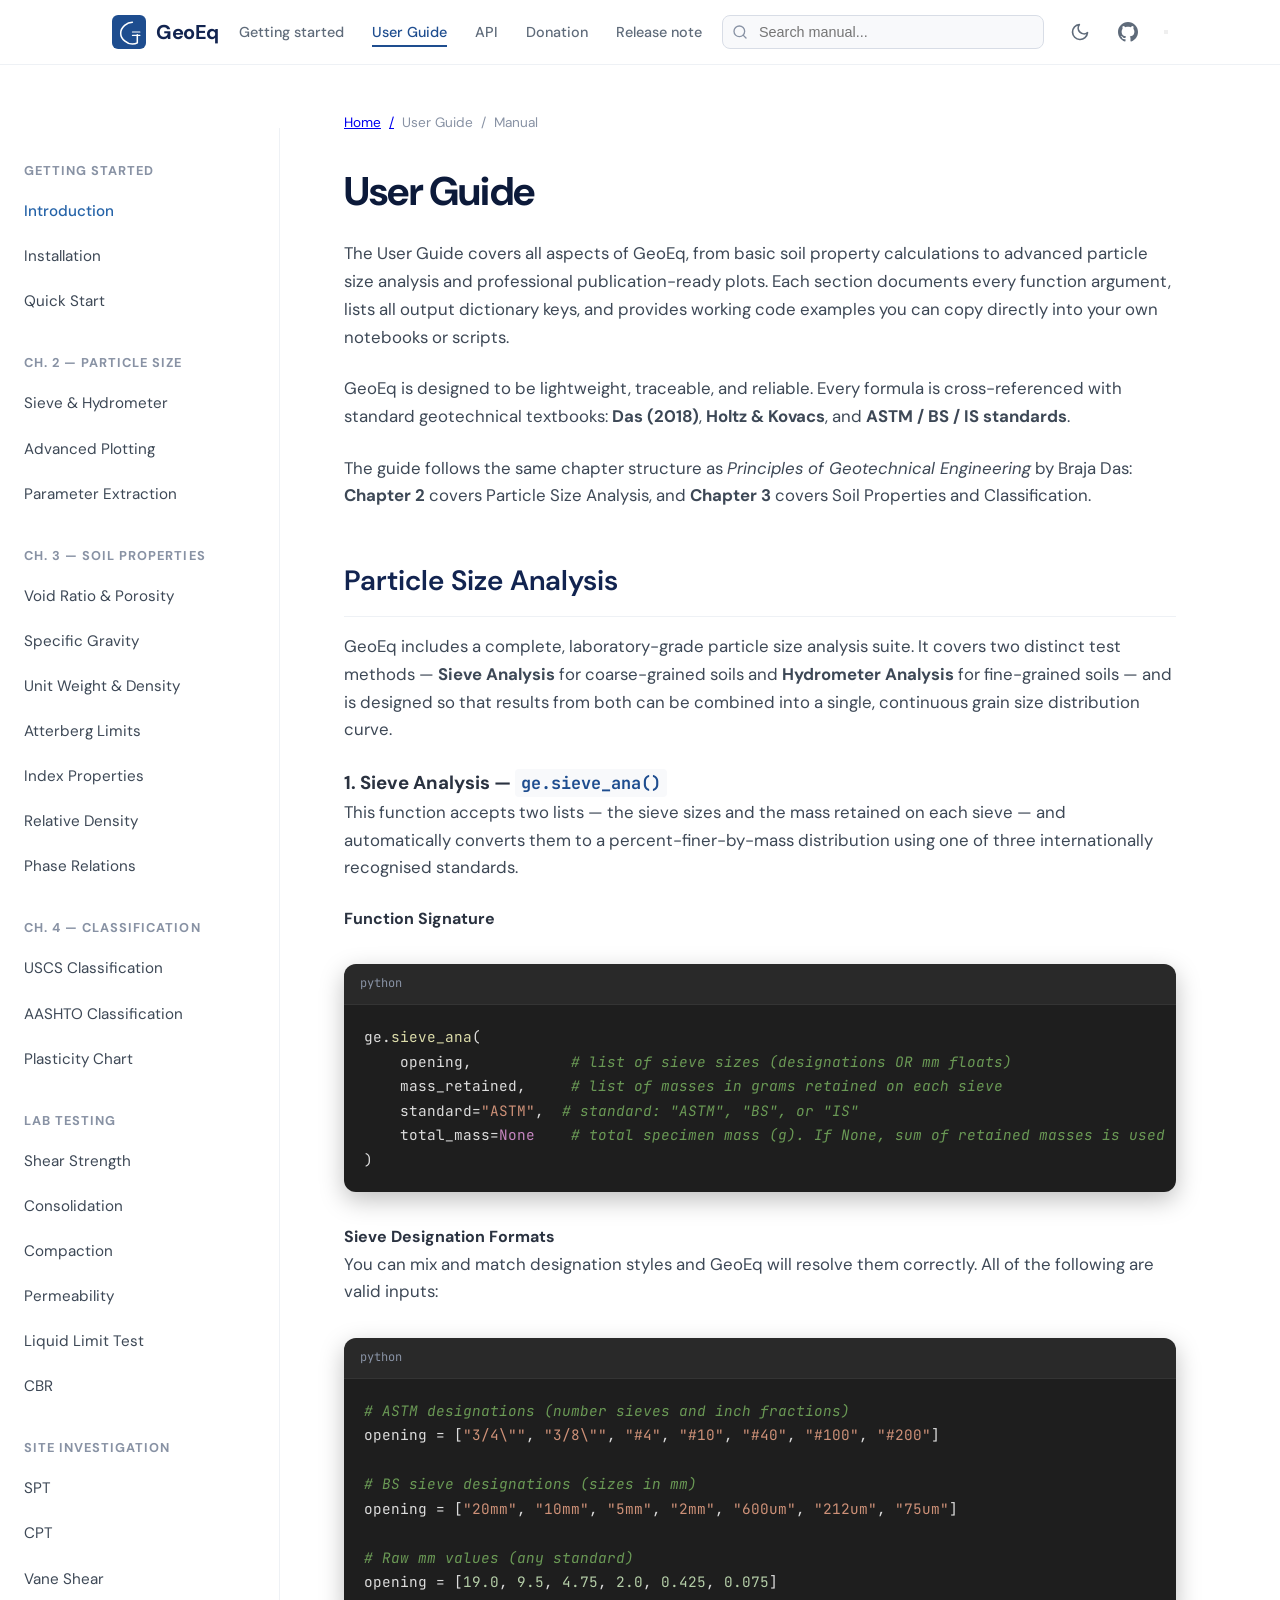
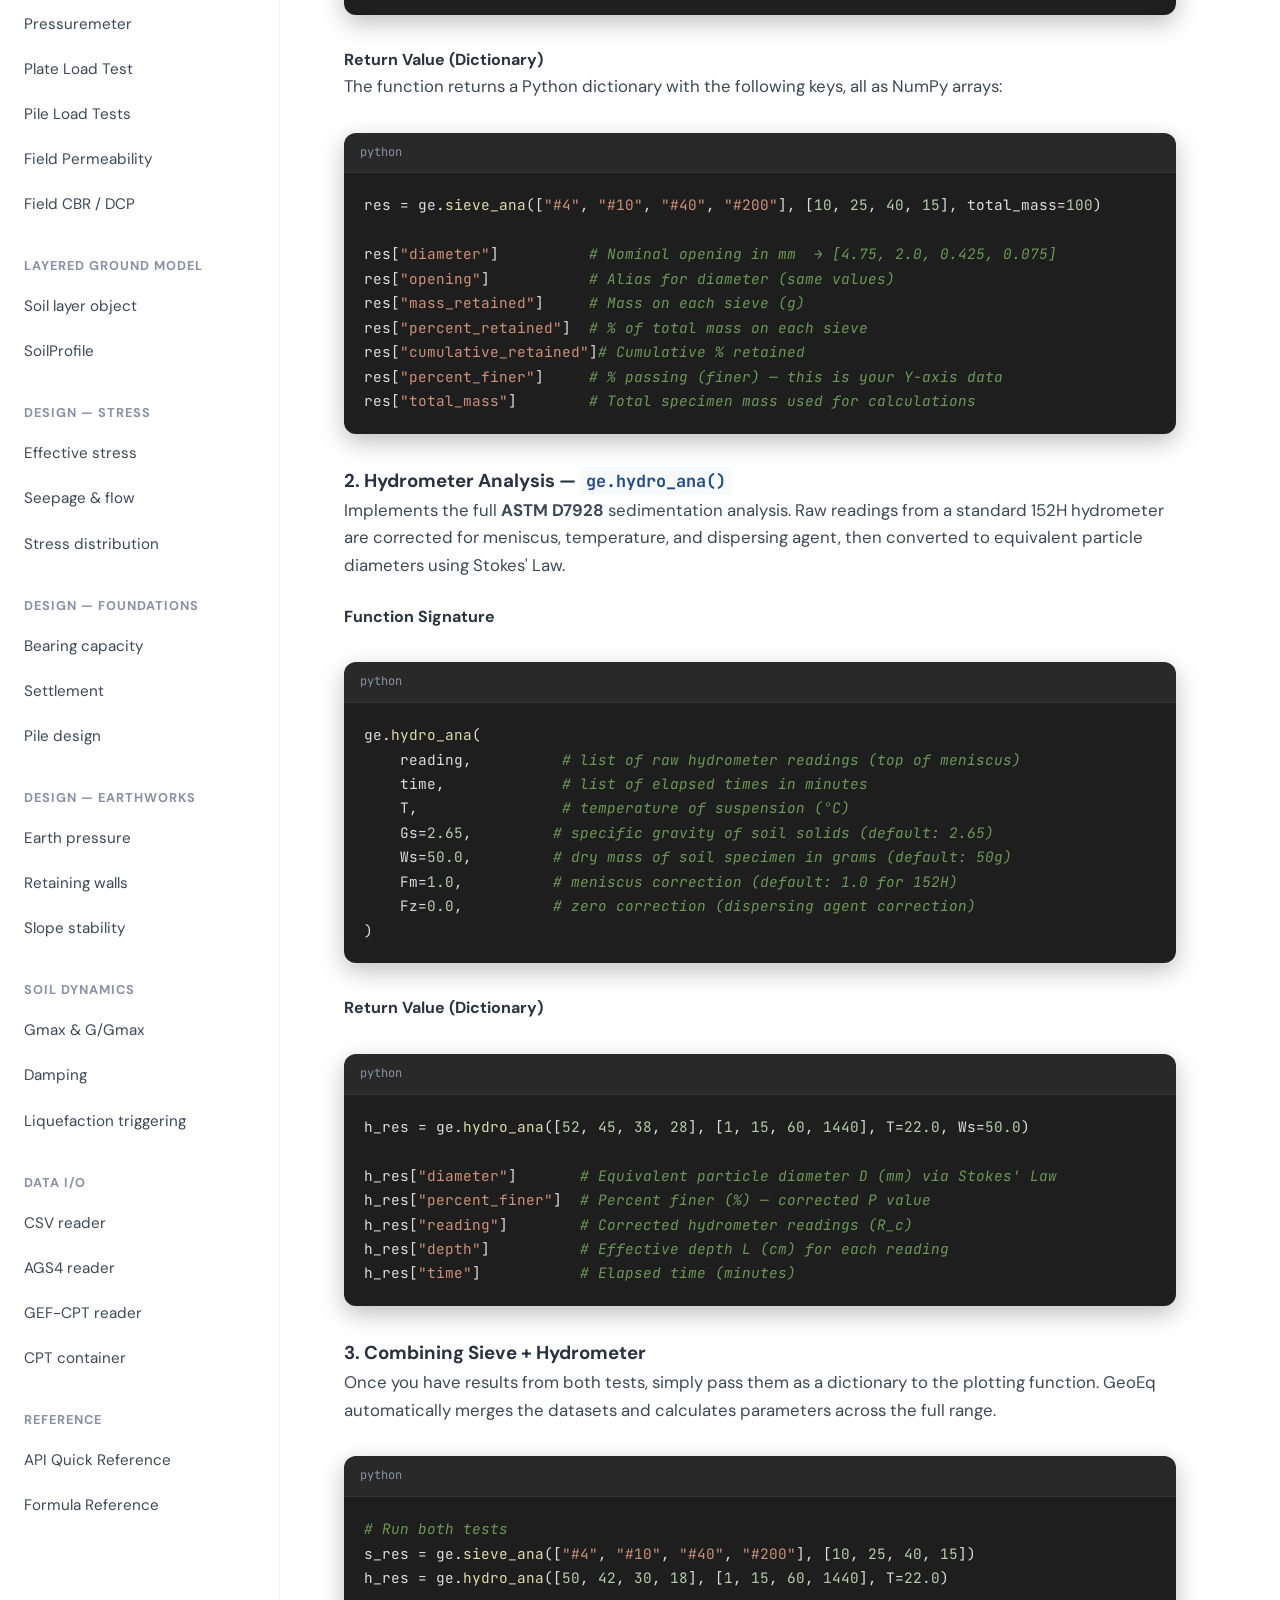
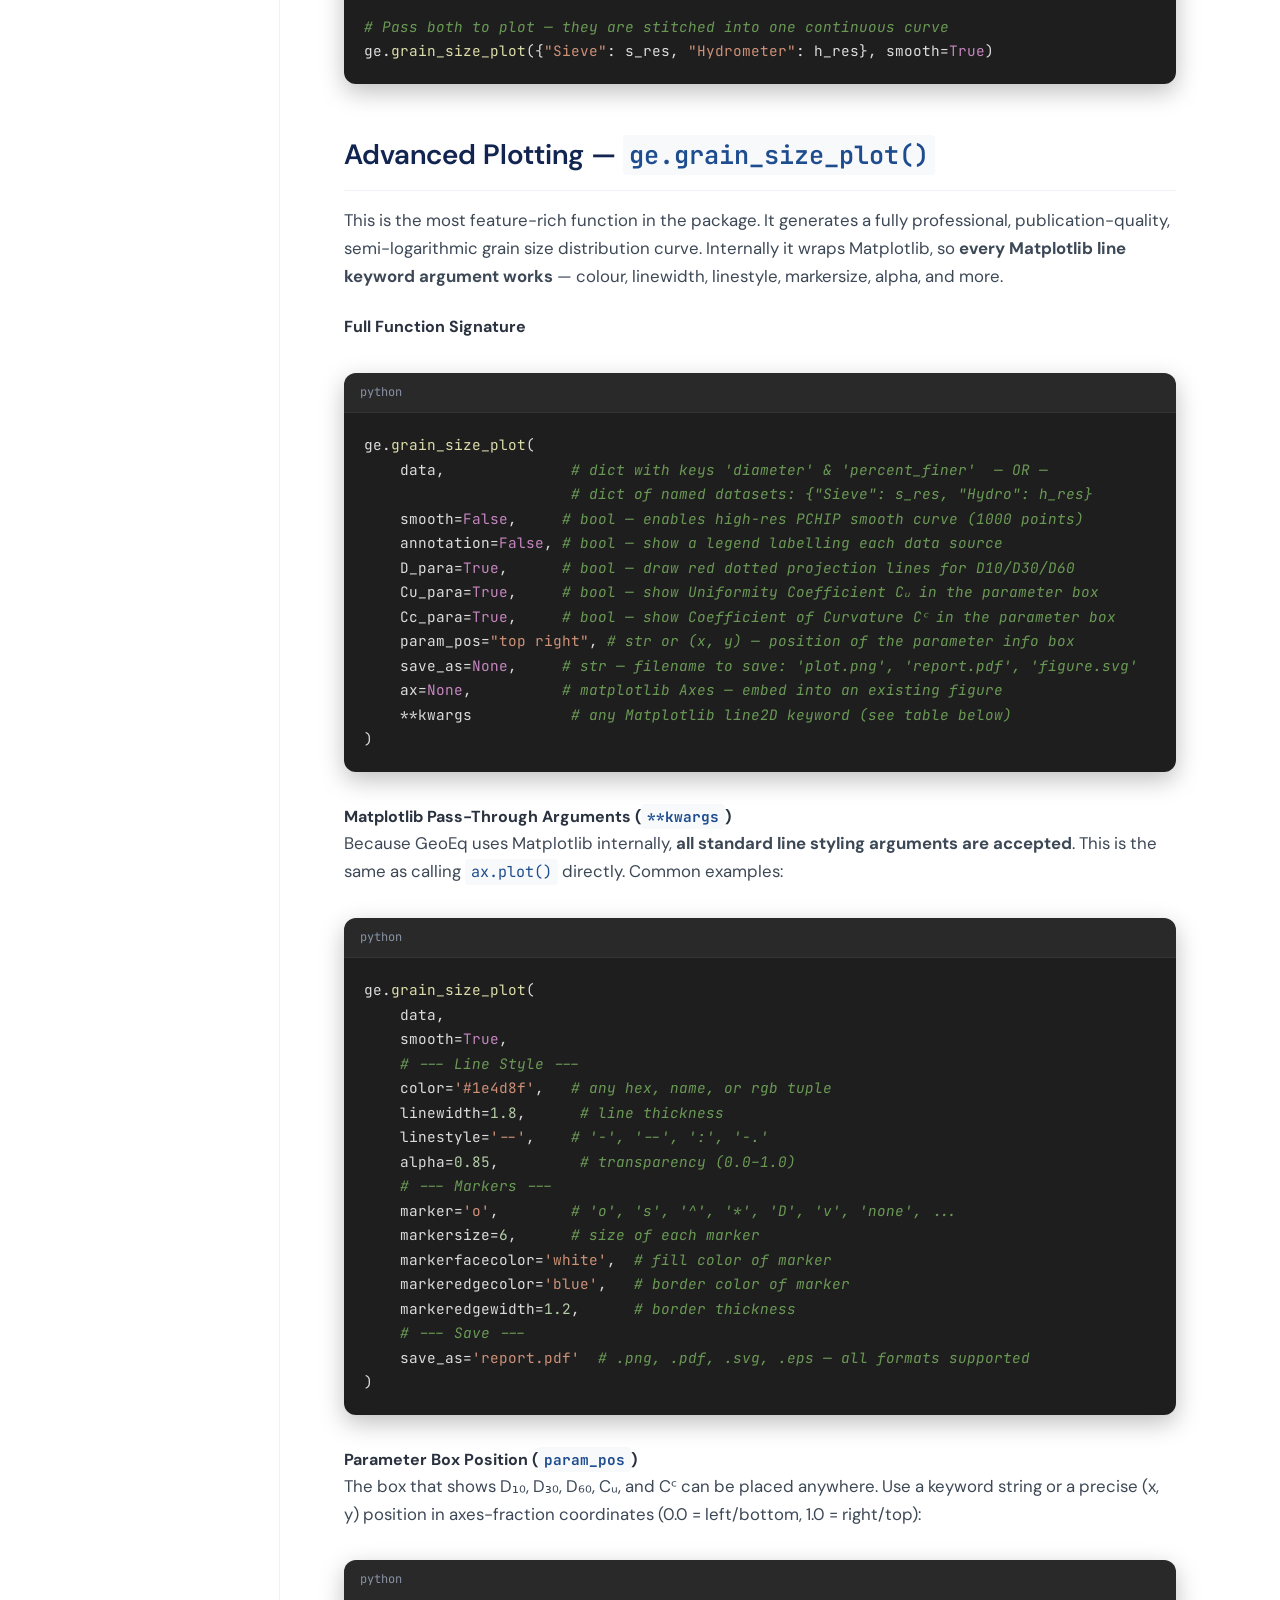
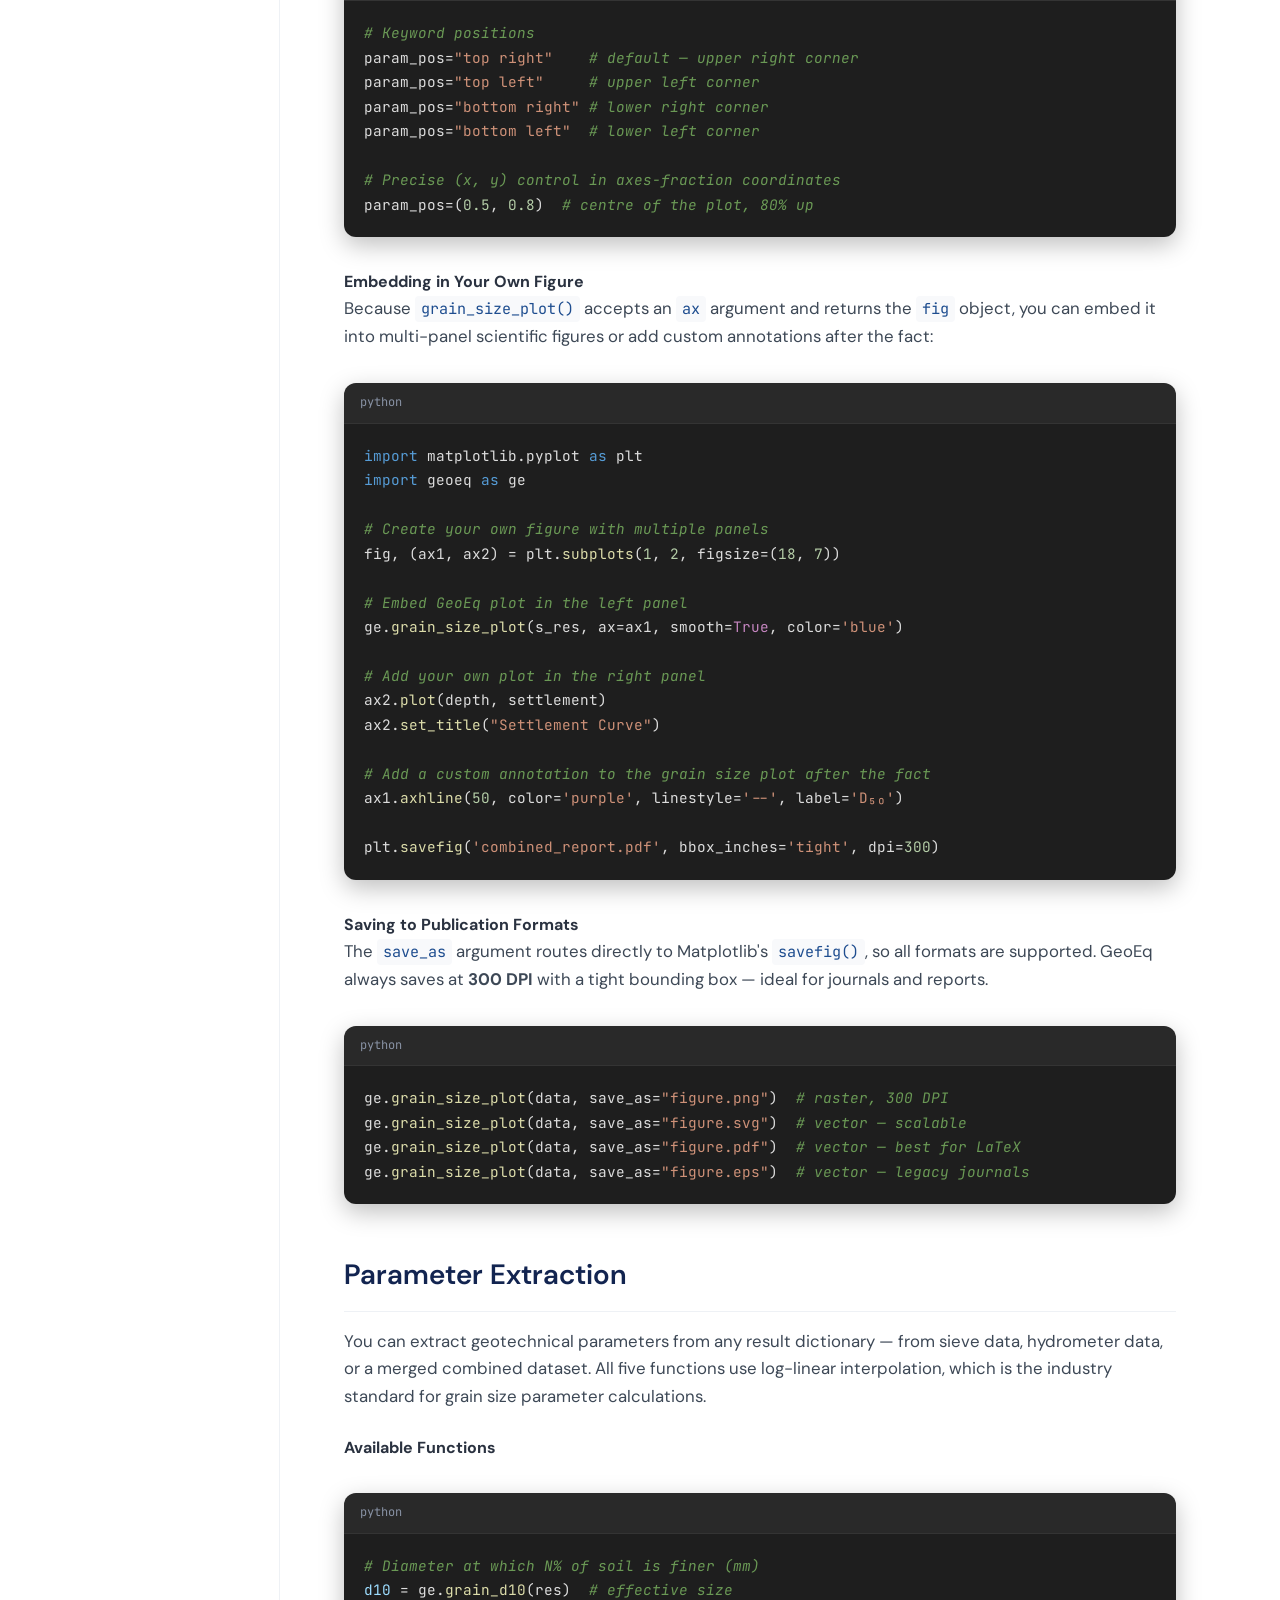
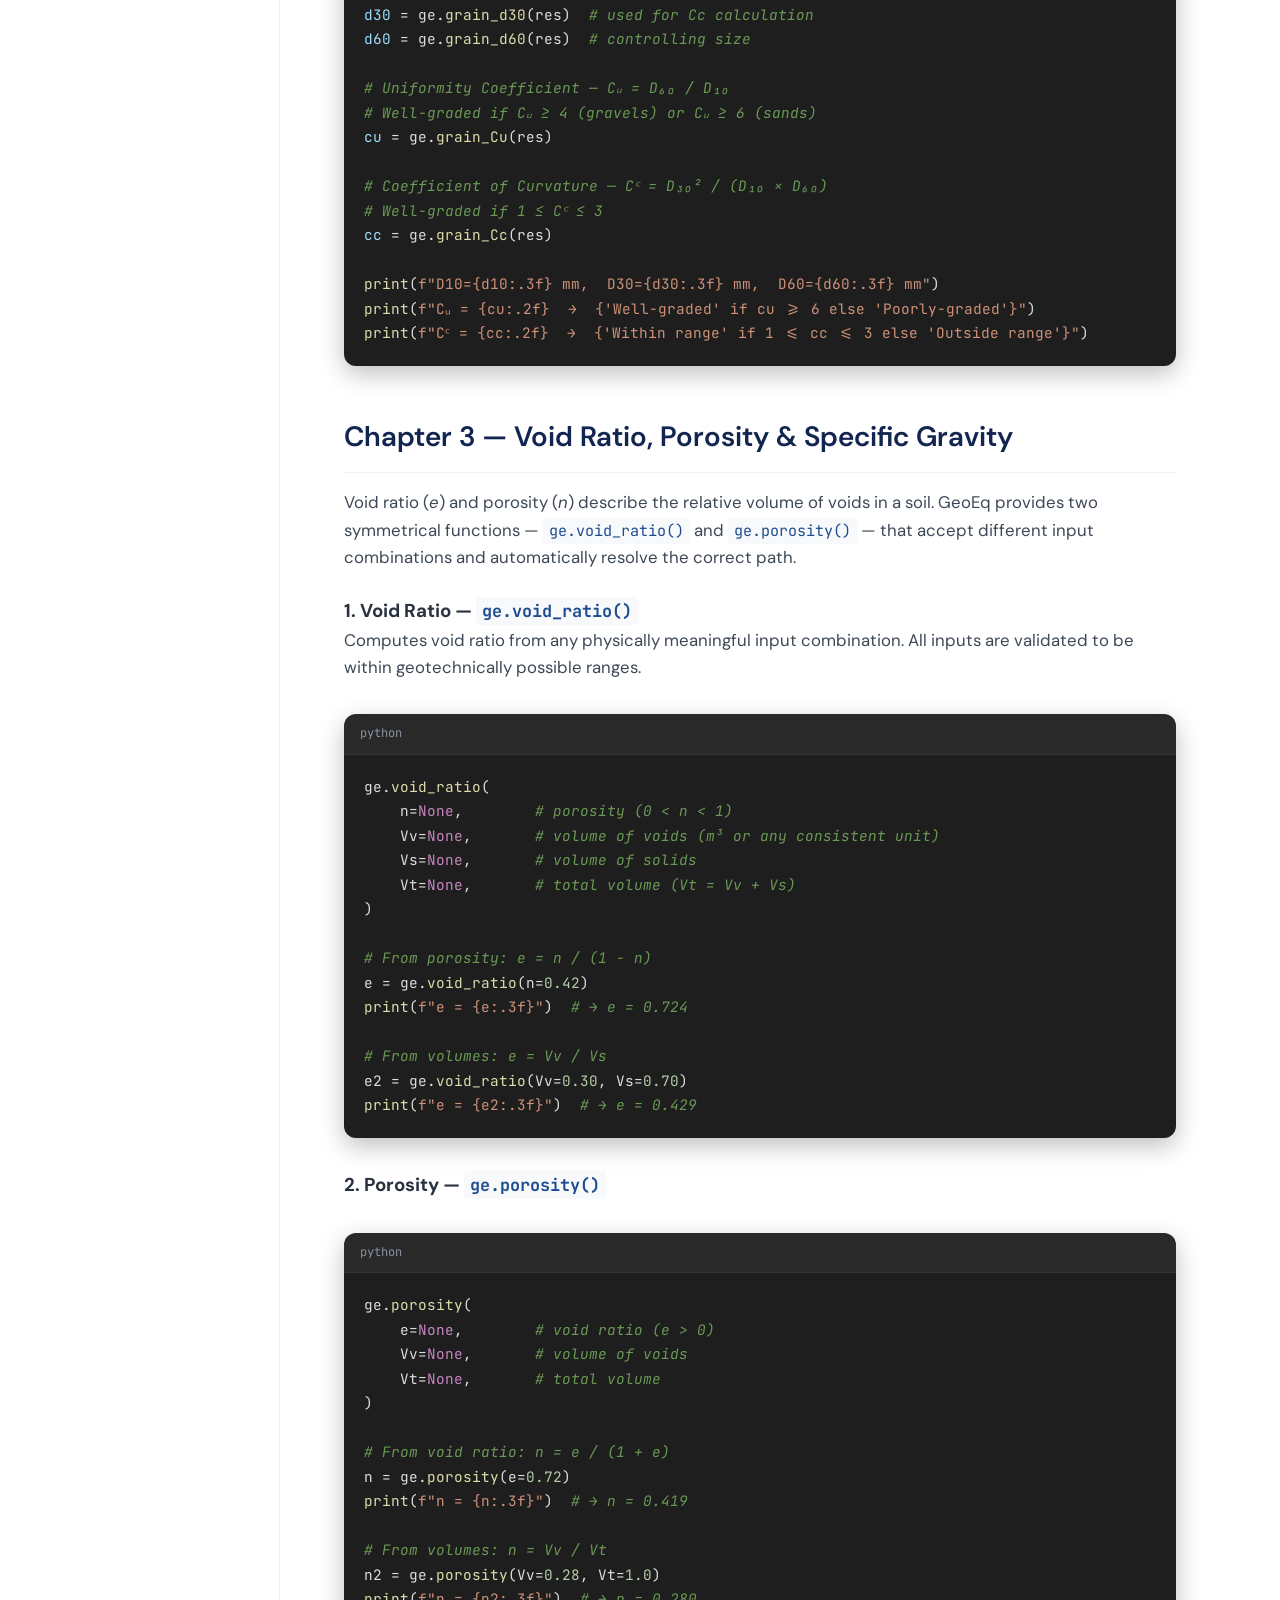
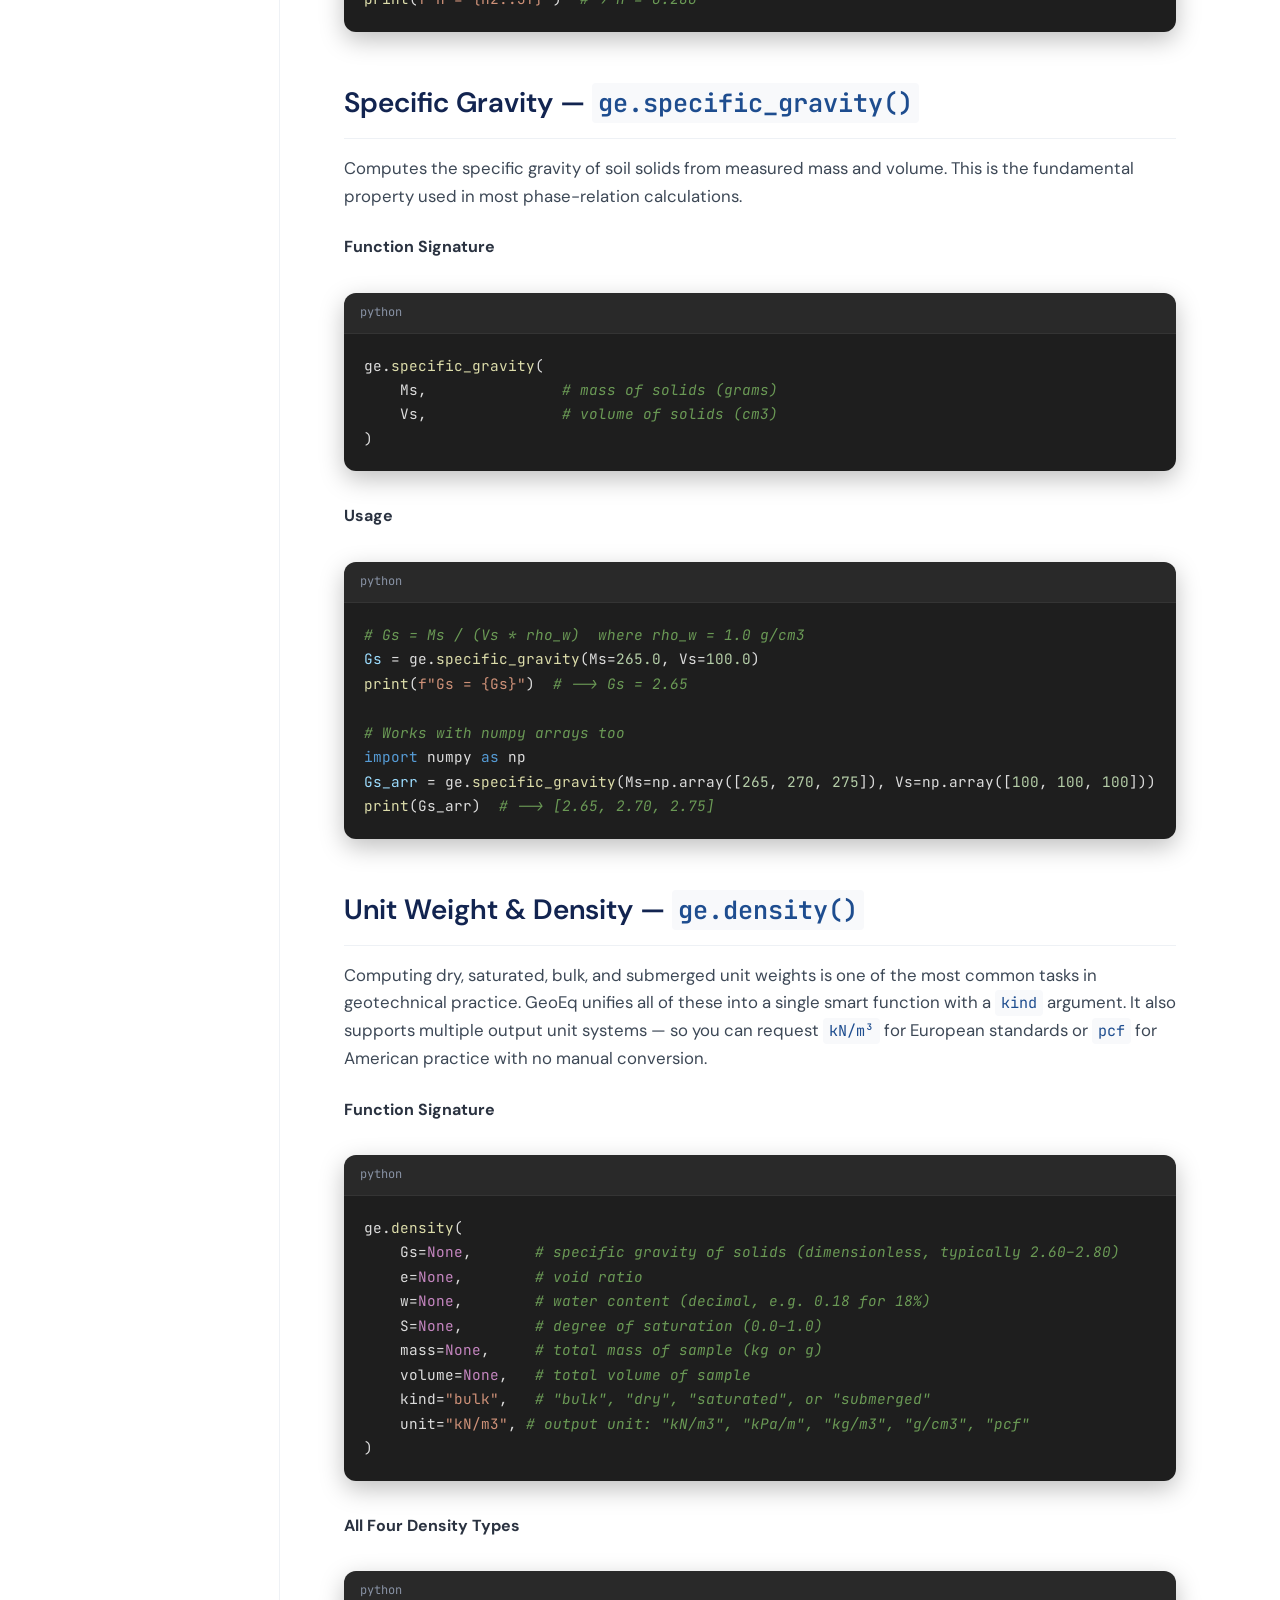
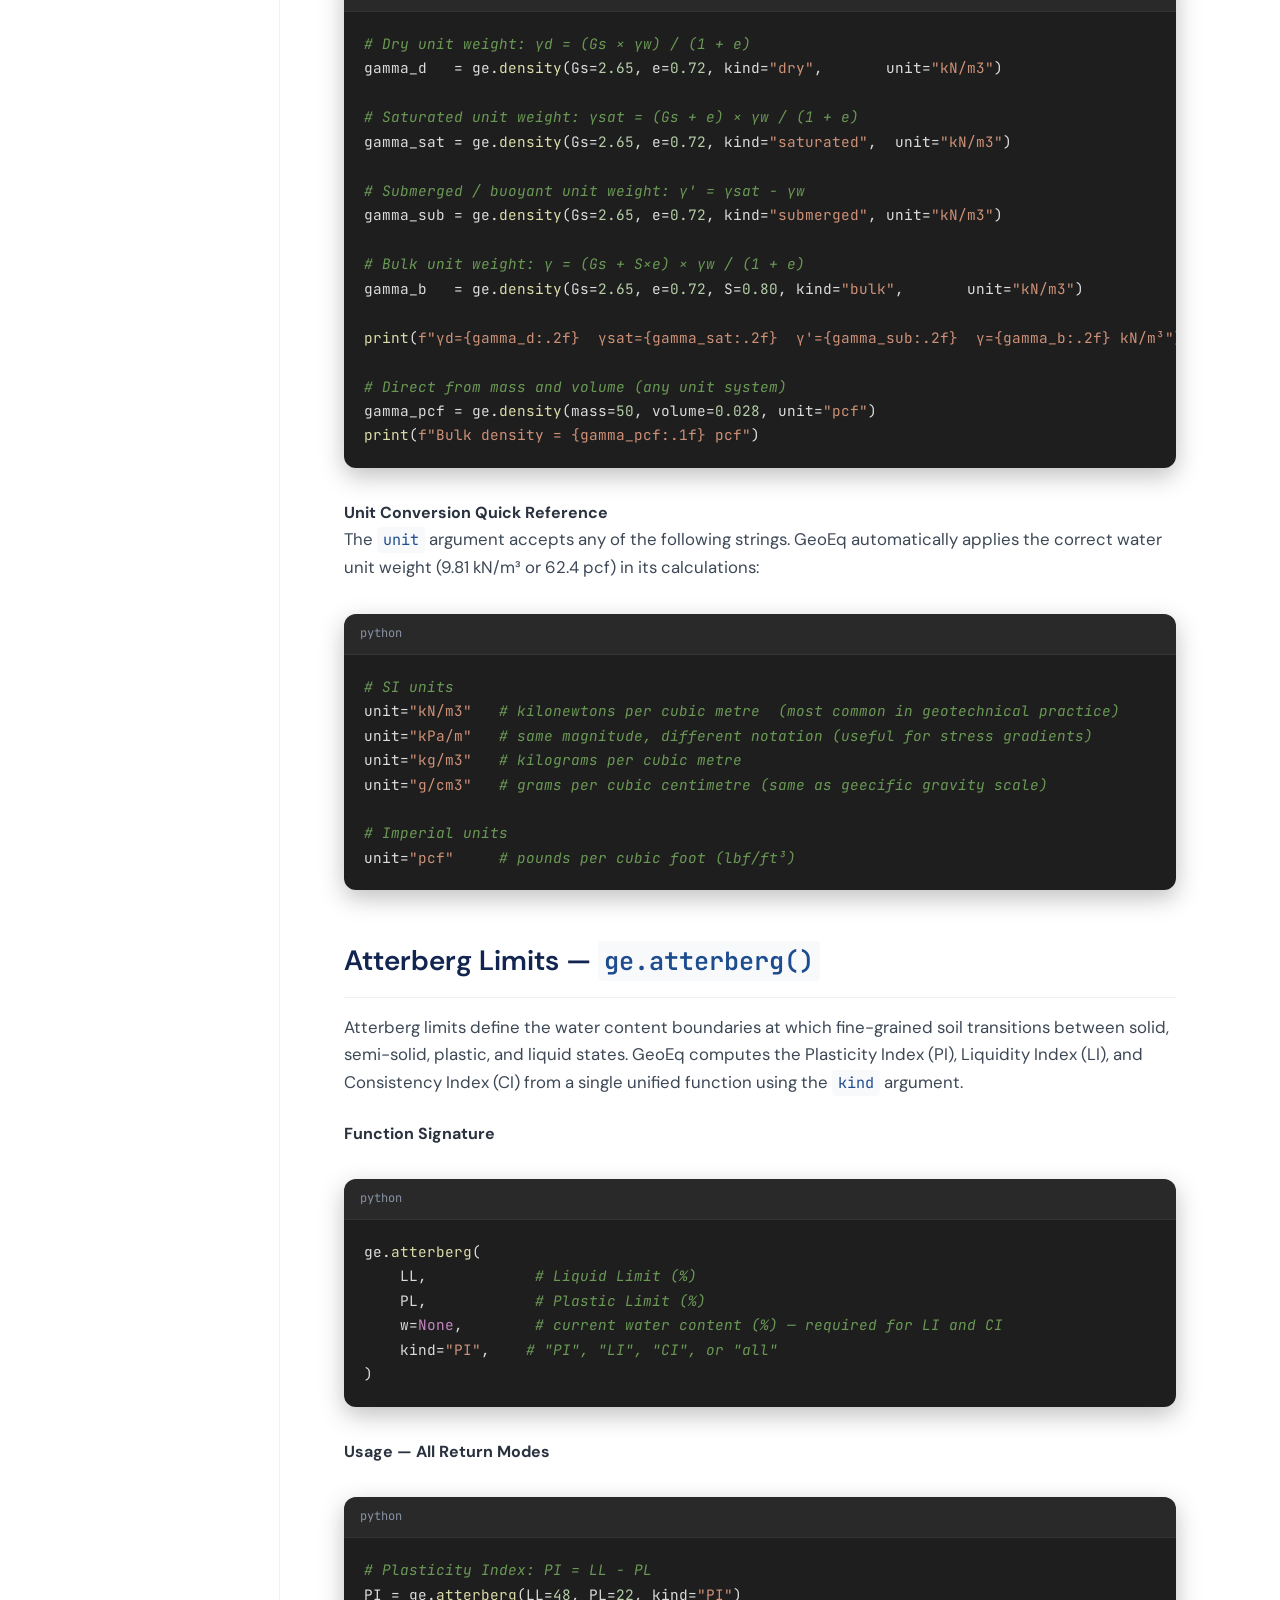
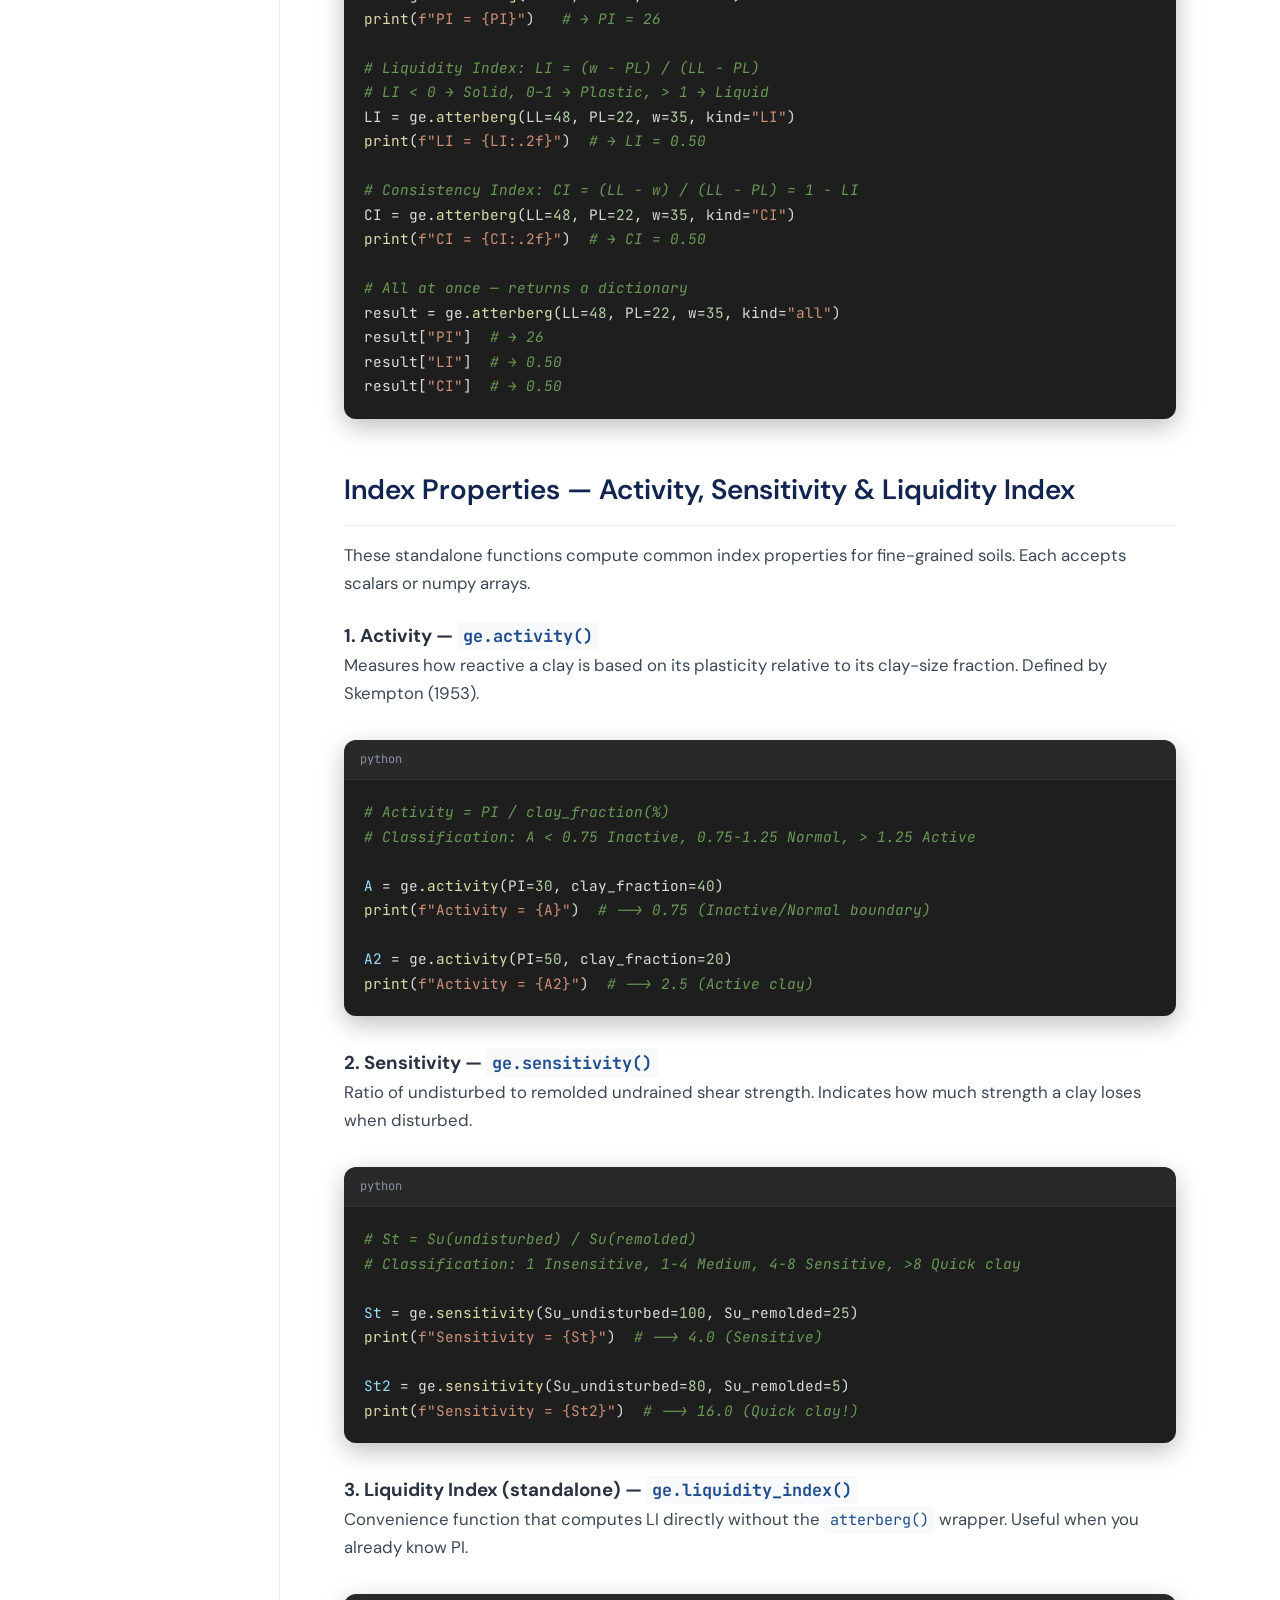
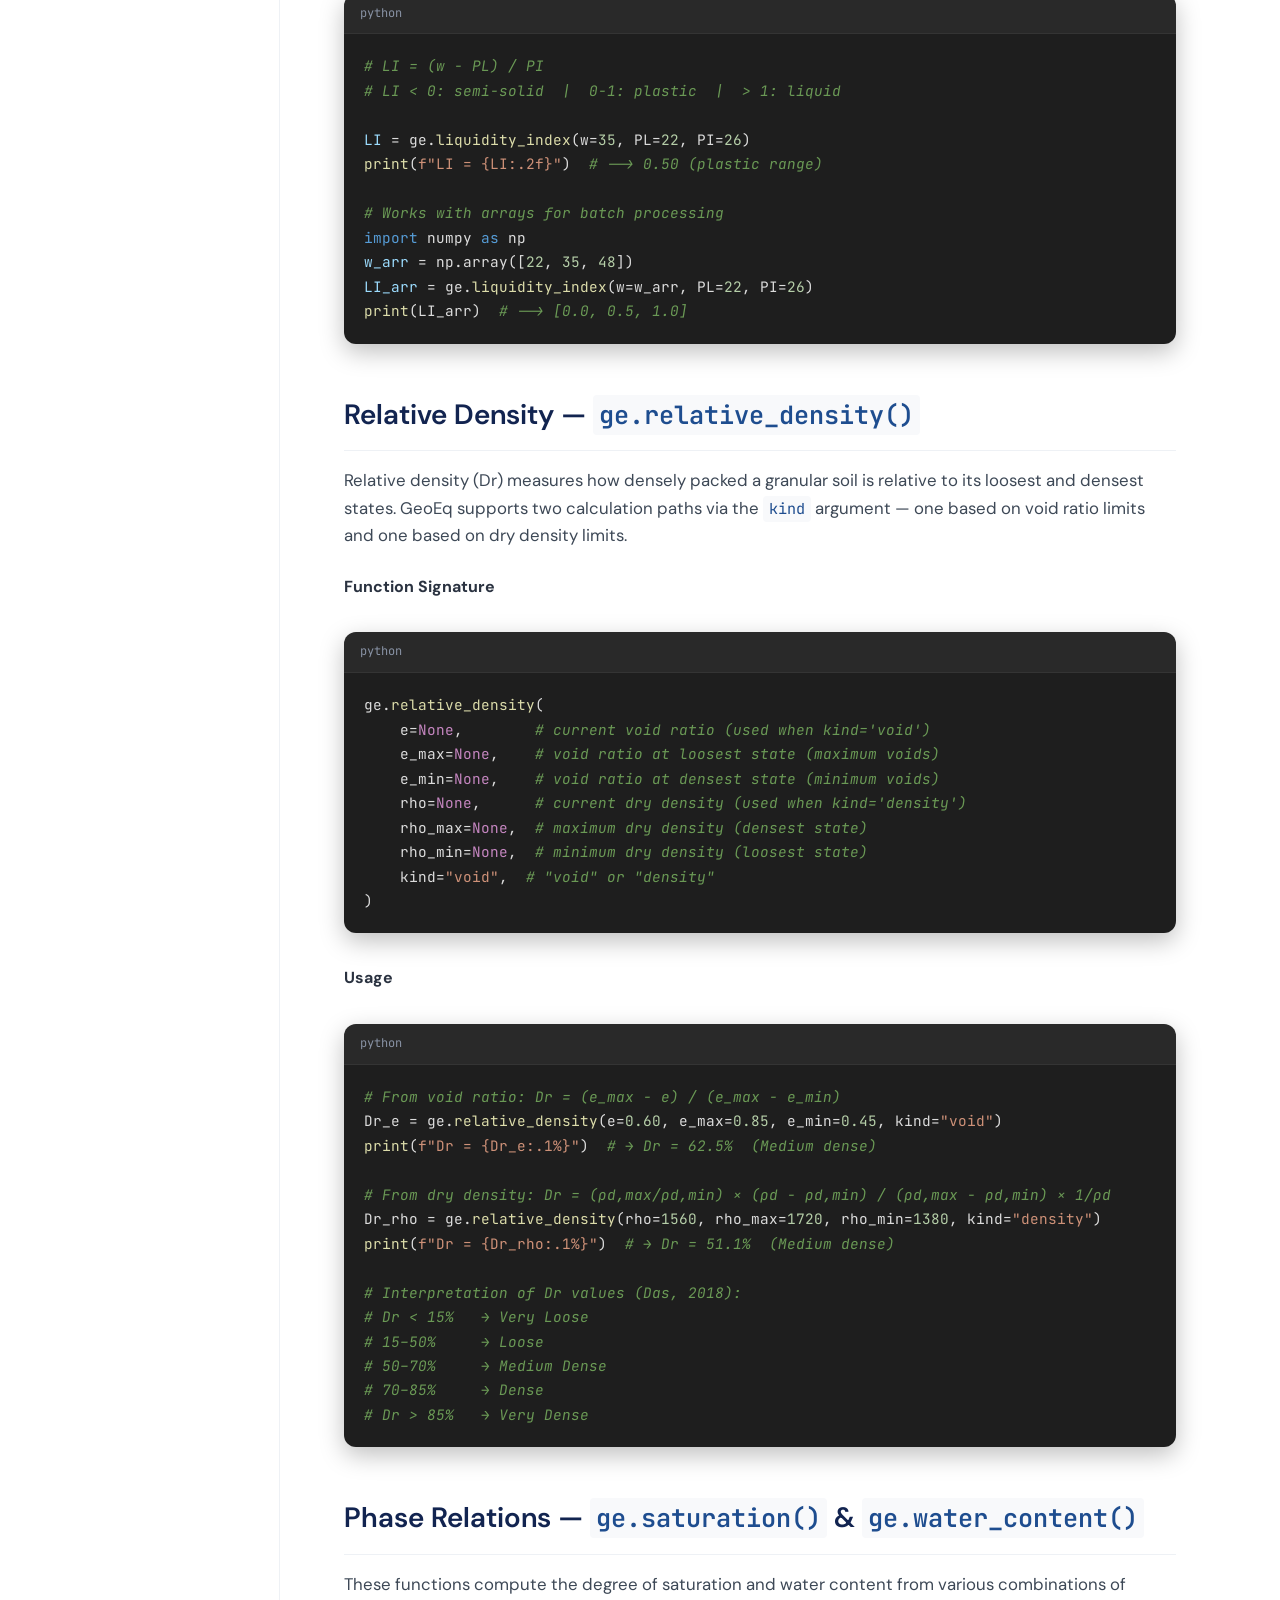
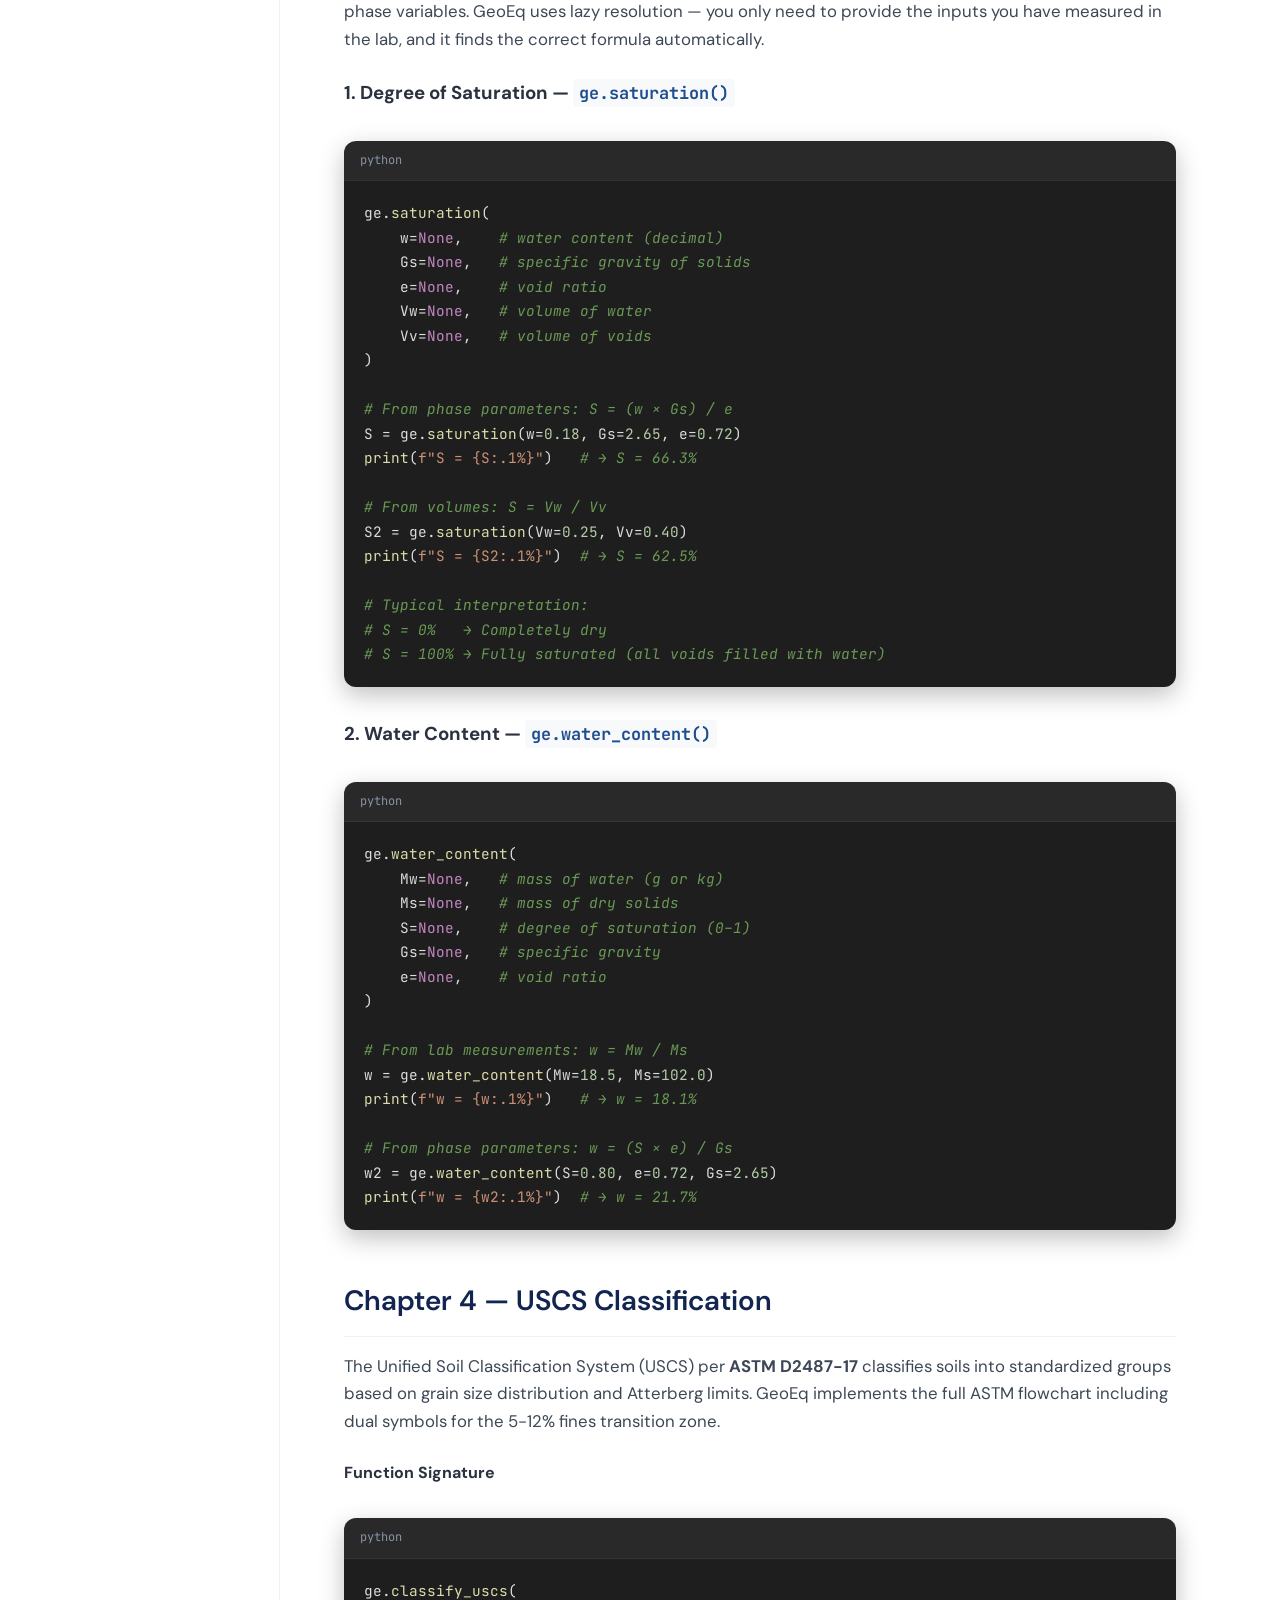
<file: user-guide.html>
<!DOCTYPE html>
<html lang="en">

<head>
    <meta charset="UTF-8">
    <meta name="viewport" content="width=device-width, initial-scale=1.0">
    <title>User Guide - GeoEq Geotechnical Engineering</title>
    <meta name="description" content="Detailed manual and user guide for GeoEq Python library. Soil properties, phase relations, and more.">
    <link rel="preconnect" href="https://fonts.googleapis.com">
    <link rel="preconnect" href="https://fonts.gstatic.com" crossorigin>
    <link href="https://fonts.googleapis.com/css2?family=DM+Sans:ital,opsz,wght@0,9..40,300;0,9..40,400;0,9..40,500;0,9..40,600;0,9..40,700;1,9..40,400&family=JetBrains+Mono:wght@400;500&display=swap" rel="stylesheet">
    <link rel="stylesheet" href="assets/css/main.css">
    <style>
        /* Sidebar transition for mobile */
        @media (max-width: 960px) {
            .mobile-sidebar-toggle {
                display: block;
                position: fixed;
                bottom: 20px;
                right: 20px;
                background: var(--blue-600);
                color: white;
                width: 50px;
                height: 50px;
                border-radius: 50%;
                display: flex;
                align-items: center;
                justify-content: center;
                box-shadow: 0 4px 12px rgba(0,0,0,0.2);
                z-index: 1100;
            }
        }
    </style>
</head>

<body>

    <!-- NAV -->
    <nav class="nav" id="nav">
        <div class="nav-inner">
            <a href="index.html" class="nav-logo">
                <svg class="nav-logo-icon" viewBox="0 0 512 512" fill="none" xmlns="http://www.w3.org/2000/svg">
                    <rect id="background" x="0" y="0" width="512" height="512" rx="91" ry="91" fill="#1e4d8f" />
                    <path id="letter-G" d="M 307,108 C 230,108  131,182  131,273 C 131,364  230,438  307,438 C 352,438  381,420  381,420 L 381,296" fill="none" stroke="#ffffff" stroke-width="23" stroke-linecap="round" stroke-linejoin="round" />
                    <line id="equals-top" x1="307" y1="256" x2="420" y2="256" stroke="#ffffff" stroke-width="16" stroke-linecap="round" />
                    <line id="equals-bottom" x1="307" y1="307" x2="420" y2="307" stroke="#ffffff" stroke-width="16" stroke-linecap="round" />
                </svg>
                <span class="nav-logo-text">GeoEq</span>
            </a>

            <ul class="nav-links" id="navLinks">
                <li><a href="index.html#quickstart">Getting started</a></li>
                <li><a href="user-guide.html" class="active">User Guide</a></li>
                <li><a href="https://github.com/geoeq/geoeq#api" target="_blank">API</a></li>
                <li><a href="https://github.com/sponsors/geoeq" target="_blank">Donation</a></li>
                <li><a href="https://github.com/geoeq/geoeq/blob/main/CHANGELOG.md" target="_blank">Release note</a></li>
            </ul>

            <div class="search-container">
                <svg class="search-icon" viewBox="0 0 24 24" fill="none" stroke="currentColor" stroke-width="2" stroke-linecap="round" stroke-linejoin="round"><circle cx="11" cy="11" r="8"></circle><line x1="21" y1="21" x2="16.65" y2="16.65"></line></svg>
                <input type="text" class="search-input" id="searchInput" placeholder="Search manual...">
            </div>

            <div class="nav-actions">
                <button class="icon-btn" id="themeToggle" title="Toggle theme">
                    <svg viewBox="0 0 24 24" fill="none" stroke="currentColor" stroke-width="2" stroke-linecap="round" stroke-linejoin="round">
                        <path d="M21 12.79A9 9 0 1 1 11.21 3 7 7 0 0 0 21 12.79z"></path>
                    </svg>
                </button>
                <a href="https://github.com/geoeq/geoeq" target="_blank" class="icon-btn" title="GitHub Repository">
                    <svg viewBox="0 0 24 24" fill="currentColor">
                        <path d="M12 0c-6.626 0-12 5.373-12 12 0 5.302 3.438 9.8 8.207 11.387.599.111.793-.261.793-.577v-2.234c-3.338.726-4.033-1.416-4.033-1.416-.546-1.387-1.333-1.756-1.333-1.756-1.089-.745.083-.729.083-.729 1.205.084 1.839 1.237 1.839 1.237 1.07 1.834 2.807 1.304 3.492.997.107-.775.418-1.305.762-1.604-2.665-.305-5.467-1.334-5.467-5.931 0-1.311.469-2.381 1.236-3.221-.124-.303-.535-1.524.117-3.176 0 0 1.008-.322 3.301 1.23.957-.266 1.983-.399 3.003-.404 1.02.005 2.047.138 3.006.404 2.291-1.552 3.297-1.23 3.297-1.23.653 1.653.242 2.874.118 3.176.77.84 1.235 1.911 1.235 3.221 0 4.609-2.807 5.624-5.479 5.921.43.372.823 1.102.823 2.222v3.293c0 .319.192.694.801.576 4.765-1.589 8.199-6.086 8.199-11.386 0-6.627-5.373-12-12-12z" />
                    </svg>
                </a>
            </div>

            <button class="mobile-toggle" id="mobileToggle" aria-label="Menu">
                <span></span><span></span><span></span>
            </button>
        </div>
    </nav>

    <div class="docs-container animate-fade">
        <!-- SIDEBAR -->
        <aside class="sidebar">
            <div class="sidebar-section">
                <h3 class="sidebar-title">Getting Started</h3>
                <ul class="sidebar-links">
                    <li><a href="#intro" class="active">Introduction</a></li>
                    <li><a href="#install">Installation</a></li>
                    <li><a href="#quickstart">Quick Start</a></li>
                </ul>
            </div>
            
            <div class="sidebar-section">
                <h3 class="sidebar-title">Ch. 2 — Particle Size</h3>
                <ul class="sidebar-links">
                    <li><a href="#grain-size">Sieve &amp; Hydrometer</a></li>
                    <li><a href="#grain-plots">Advanced Plotting</a></li>
                    <li><a href="#param-extract">Parameter Extraction</a></li>
                </ul>
            </div>

            <div class="sidebar-section">
                <h3 class="sidebar-title">Ch. 3 — Soil Properties</h3>
                <ul class="sidebar-links">
                    <li><a href="#soil-props">Void Ratio &amp; Porosity</a></li>
                    <li><a href="#specific-gravity">Specific Gravity</a></li>
                    <li><a href="#unit-weights">Unit Weight &amp; Density</a></li>
                    <li><a href="#atterberg">Atterberg Limits</a></li>
                    <li><a href="#index-props">Index Properties</a></li>
                    <li><a href="#relative-density">Relative Density</a></li>
                    <li><a href="#phase-relations">Phase Relations</a></li>
                </ul>
            </div>

            <div class="sidebar-section">
                <h3 class="sidebar-title">Ch. 4 — Classification</h3>
                <ul class="sidebar-links">
                    <li><a href="#uscs">USCS Classification</a></li>
                    <li><a href="#aashto">AASHTO Classification</a></li>
                    <li><a href="#plasticity-chart">Plasticity Chart</a></li>
                </ul>
            </div>

            <div class="sidebar-section">
                <h3 class="sidebar-title">Lab Testing</h3>
                <ul class="sidebar-links">
                    <li><a href="#lab-shear">Shear Strength</a></li>
                    <li><a href="#lab-consolidation">Consolidation</a></li>
                    <li><a href="#lab-compaction">Compaction</a></li>
                    <li><a href="#lab-permeability">Permeability</a></li>
                    <li><a href="#lab-atterberg">Liquid Limit Test</a></li>
                    <li><a href="#lab-cbr">CBR</a></li>
                </ul>
            </div>

            <div class="sidebar-section">
                <h3 class="sidebar-title">Site Investigation</h3>
                <ul class="sidebar-links">
                    <li><a href="#site-spt">SPT</a></li>
                    <li><a href="#site-cpt">CPT</a></li>
                    <li><a href="#site-vane">Vane Shear</a></li>
                    <li><a href="#site-pmt">Pressuremeter</a></li>
                    <li><a href="#site-plt">Plate Load Test</a></li>
                    <li><a href="#site-pile">Pile Load Tests</a></li>
                    <li><a href="#site-perm">Field Permeability</a></li>
                    <li><a href="#site-cbr">Field CBR / DCP</a></li>
                </ul>
            </div>

            <div class="sidebar-section">
                <h3 class="sidebar-title">Layered Ground Model</h3>
                <ul class="sidebar-links">
                    <li><a href="#profile-soil">Soil layer object</a></li>
                    <li><a href="#profile-stack">SoilProfile</a></li>
                </ul>
            </div>

            <div class="sidebar-section">
                <h3 class="sidebar-title">Design — Stress</h3>
                <ul class="sidebar-links">
                    <li><a href="#design-effective">Effective stress</a></li>
                    <li><a href="#design-seepage">Seepage &amp; flow</a></li>
                    <li><a href="#design-boussinesq">Stress distribution</a></li>
                </ul>
            </div>

            <div class="sidebar-section">
                <h3 class="sidebar-title">Design — Foundations</h3>
                <ul class="sidebar-links">
                    <li><a href="#design-bearing">Bearing capacity</a></li>
                    <li><a href="#design-settlement">Settlement</a></li>
                    <li><a href="#design-piles">Pile design</a></li>
                </ul>
            </div>

            <div class="sidebar-section">
                <h3 class="sidebar-title">Design — Earthworks</h3>
                <ul class="sidebar-links">
                    <li><a href="#design-earth">Earth pressure</a></li>
                    <li><a href="#design-walls">Retaining walls</a></li>
                    <li><a href="#design-slopes">Slope stability</a></li>
                </ul>
            </div>

            <div class="sidebar-section">
                <h3 class="sidebar-title">Soil Dynamics</h3>
                <ul class="sidebar-links">
                    <li><a href="#dyn-gmax">Gmax &amp; G/Gmax</a></li>
                    <li><a href="#dyn-damping">Damping</a></li>
                    <li><a href="#dyn-liq">Liquefaction triggering</a></li>
                </ul>
            </div>

            <div class="sidebar-section">
                <h3 class="sidebar-title">Data I/O</h3>
                <ul class="sidebar-links">
                    <li><a href="#io-csv">CSV reader</a></li>
                    <li><a href="#io-ags">AGS4 reader</a></li>
                    <li><a href="#io-gef">GEF-CPT reader</a></li>
                    <li><a href="#io-cpt">CPT container</a></li>
                </ul>
            </div>

            <div class="sidebar-section">
                <h3 class="sidebar-title">Reference</h3>
                <ul class="sidebar-links">
                    <li><a href="#api-ref">API Quick Reference</a></li>
                    <li><a href="#formulas">Formula Reference</a></li>
                </ul>
            </div>
        </aside>

        <!-- MAIN CONTENT -->
        <main class="main-content content">
            <nav class="breadcrumbs">
                <a href="index.html" class="breadcrumb-item">Home</a>
                <span class="breadcrumb-item">User Guide</span>
                <span class="breadcrumb-item">Manual</span>
            </nav>

            <section id="intro">
                <h1>User Guide</h1>
                <p>The User Guide covers all aspects of GeoEq, from basic soil property calculations to advanced particle size analysis and professional publication-ready plots. Each section documents every function argument, lists all output dictionary keys, and provides working code examples you can copy directly into your own notebooks or scripts.</p>
                <p>GeoEq is designed to be lightweight, traceable, and reliable. Every formula is cross-referenced with standard geotechnical textbooks: <strong>Das (2018)</strong>, <strong>Holtz &amp; Kovacs</strong>, and <strong>ASTM / BS / IS standards</strong>.</p>
                <p>The guide follows the same chapter structure as <em>Principles of Geotechnical Engineering</em> by Braja Das: <strong>Chapter 2</strong> covers Particle Size Analysis, and <strong>Chapter 3</strong> covers Soil Properties and Classification.</p>
            </section>

            <section id="grain-size">
                <h2>Particle Size Analysis</h2>
                <p>GeoEq includes a complete, laboratory-grade particle size analysis suite. It covers two distinct test methods — <strong>Sieve Analysis</strong> for coarse-grained soils and <strong>Hydrometer Analysis</strong> for fine-grained soils — and is designed so that results from both can be combined into a single, continuous grain size distribution curve.</p>

                <h3>1. Sieve Analysis — <code>ge.sieve_ana()</code></h3>
                <p>This function accepts two lists — the sieve sizes and the mass retained on each sieve — and automatically converts them to a percent-finer-by-mass distribution using one of three internationally recognised standards.</p>

                <h4>Function Signature</h4>
                <div class="code-container">
                    <div class="code-header"><span class="code-lang">python</span></div>
                    <div class="code-block"><pre>ge.<span class="fn">sieve_ana</span>(
    opening,           <span class="cm"># list of sieve sizes (designations OR mm floats)</span>
    mass_retained,     <span class="cm"># list of masses in grams retained on each sieve</span>
    standard=<span class="str">"ASTM"</span>,  <span class="cm"># standard: "ASTM", "BS", or "IS"</span>
    total_mass=<span class="imp">None</span>    <span class="cm"># total specimen mass (g). If None, sum of retained masses is used</span>
)</pre></div>
                </div>

                <h4>Sieve Designation Formats</h4>
                <p>You can mix and match designation styles and GeoEq will resolve them correctly. All of the following are valid inputs:</p>
                <div class="code-container">
                    <div class="code-header"><span class="code-lang">python</span></div>
                    <div class="code-block"><pre><span class="cm"># ASTM designations (number sieves and inch fractions)</span>
opening = [<span class="str">"3/4\""</span>, <span class="str">"3/8\""</span>, <span class="str">"#4"</span>, <span class="str">"#10"</span>, <span class="str">"#40"</span>, <span class="str">"#100"</span>, <span class="str">"#200"</span>]

<span class="cm"># BS sieve designations (sizes in mm)</span>
opening = [<span class="str">"20mm"</span>, <span class="str">"10mm"</span>, <span class="str">"5mm"</span>, <span class="str">"2mm"</span>, <span class="str">"600um"</span>, <span class="str">"212um"</span>, <span class="str">"75um"</span>]

<span class="cm"># Raw mm values (any standard)</span>
opening = [<span class="num">19.0</span>, <span class="num">9.5</span>, <span class="num">4.75</span>, <span class="num">2.0</span>, <span class="num">0.425</span>, <span class="num">0.075</span>]</pre></div>
                </div>

                <h4>Return Value (Dictionary)</h4>
                <p>The function returns a Python dictionary with the following keys, all as NumPy arrays:</p>
                <div class="code-container">
                    <div class="code-header"><span class="code-lang">python</span></div>
                    <div class="code-block"><pre>res = ge.<span class="fn">sieve_ana</span>([<span class="str">"#4"</span>, <span class="str">"#10"</span>, <span class="str">"#40"</span>, <span class="str">"#200"</span>], [<span class="num">10</span>, <span class="num">25</span>, <span class="num">40</span>, <span class="num">15</span>], total_mass=<span class="num">100</span>)

res[<span class="str">"diameter"</span>]          <span class="cm"># Nominal opening in mm  → [4.75, 2.0, 0.425, 0.075]</span>
res[<span class="str">"opening"</span>]           <span class="cm"># Alias for diameter (same values)</span>
res[<span class="str">"mass_retained"</span>]     <span class="cm"># Mass on each sieve (g)</span>
res[<span class="str">"percent_retained"</span>]  <span class="cm"># % of total mass on each sieve</span>
res[<span class="str">"cumulative_retained"</span>]<span class="cm"># Cumulative % retained</span>
res[<span class="str">"percent_finer"</span>]     <span class="cm"># % passing (finer) — this is your Y-axis data</span>
res[<span class="str">"total_mass"</span>]        <span class="cm"># Total specimen mass used for calculations</span></pre></div>
                </div>

                <h3>2. Hydrometer Analysis — <code>ge.hydro_ana()</code></h3>
                <p>Implements the full <strong>ASTM D7928</strong> sedimentation analysis. Raw readings from a standard 152H hydrometer are corrected for meniscus, temperature, and dispersing agent, then converted to equivalent particle diameters using Stokes' Law.</p>

                <h4>Function Signature</h4>
                <div class="code-container">
                    <div class="code-header"><span class="code-lang">python</span></div>
                    <div class="code-block"><pre>ge.<span class="fn">hydro_ana</span>(
    reading,          <span class="cm"># list of raw hydrometer readings (top of meniscus)</span>
    time,             <span class="cm"># list of elapsed times in minutes</span>
    T,                <span class="cm"># temperature of suspension (°C)</span>
    Gs=<span class="num">2.65</span>,         <span class="cm"># specific gravity of soil solids (default: 2.65)</span>
    Ws=<span class="num">50.0</span>,         <span class="cm"># dry mass of soil specimen in grams (default: 50g)</span>
    Fm=<span class="num">1.0</span>,          <span class="cm"># meniscus correction (default: 1.0 for 152H)</span>
    Fz=<span class="num">0.0</span>,          <span class="cm"># zero correction (dispersing agent correction)</span>
)</pre></div>
                </div>

                <h4>Return Value (Dictionary)</h4>
                <div class="code-container">
                    <div class="code-header"><span class="code-lang">python</span></div>
                    <div class="code-block"><pre>h_res = ge.<span class="fn">hydro_ana</span>([<span class="num">52</span>, <span class="num">45</span>, <span class="num">38</span>, <span class="num">28</span>], [<span class="num">1</span>, <span class="num">15</span>, <span class="num">60</span>, <span class="num">1440</span>], T=<span class="num">22.0</span>, Ws=<span class="num">50.0</span>)

h_res[<span class="str">"diameter"</span>]       <span class="cm"># Equivalent particle diameter D (mm) via Stokes' Law</span>
h_res[<span class="str">"percent_finer"</span>]  <span class="cm"># Percent finer (%) — corrected P value</span>
h_res[<span class="str">"reading"</span>]        <span class="cm"># Corrected hydrometer readings (R_c)</span>
h_res[<span class="str">"depth"</span>]          <span class="cm"># Effective depth L (cm) for each reading</span>
h_res[<span class="str">"time"</span>]           <span class="cm"># Elapsed time (minutes)</span></pre></div>
                </div>

                <h3>3. Combining Sieve + Hydrometer</h3>
                <p>Once you have results from both tests, simply pass them as a dictionary to the plotting function. GeoEq automatically merges the datasets and calculates parameters across the full range.</p>
                <div class="code-container">
                    <div class="code-header"><span class="code-lang">python</span></div>
                    <div class="code-block"><pre><span class="cm"># Run both tests</span>
s_res = ge.<span class="fn">sieve_ana</span>([<span class="str">"#4"</span>, <span class="str">"#10"</span>, <span class="str">"#40"</span>, <span class="str">"#200"</span>], [<span class="num">10</span>, <span class="num">25</span>, <span class="num">40</span>, <span class="num">15</span>])
h_res = ge.<span class="fn">hydro_ana</span>([<span class="num">50</span>, <span class="num">42</span>, <span class="num">30</span>, <span class="num">18</span>], [<span class="num">1</span>, <span class="num">15</span>, <span class="num">60</span>, <span class="num">1440</span>], T=<span class="num">22.0</span>)

<span class="cm"># Pass both to plot — they are stitched into one continuous curve</span>
ge.<span class="fn">grain_size_plot</span>({<span class="str">"Sieve"</span>: s_res, <span class="str">"Hydrometer"</span>: h_res}, smooth=<span class="imp">True</span>)</pre></div>
                </div>
            </section>

            <section id="grain-plots">
                <h2>Advanced Plotting — <code>ge.grain_size_plot()</code></h2>
                <p>This is the most feature-rich function in the package. It generates a fully professional, publication-quality, semi-logarithmic grain size distribution curve. Internally it wraps Matplotlib, so <strong>every Matplotlib line keyword argument works</strong> — colour, linewidth, linestyle, markersize, alpha, and more.</p>

                <h4>Full Function Signature</h4>
                <div class="code-container">
                    <div class="code-header"><span class="code-lang">python</span></div>
                    <div class="code-block"><pre>ge.<span class="fn">grain_size_plot</span>(
    data,              <span class="cm"># dict with keys 'diameter' & 'percent_finer'  — OR —</span>
                       <span class="cm"># dict of named datasets: {"Sieve": s_res, "Hydro": h_res}</span>
    smooth=<span class="imp">False</span>,     <span class="cm"># bool — enables high-res PCHIP smooth curve (1000 points)</span>
    annotation=<span class="imp">False</span>, <span class="cm"># bool — show a legend labelling each data source</span>
    D_para=<span class="imp">True</span>,      <span class="cm"># bool — draw red dotted projection lines for D10/D30/D60</span>
    Cu_para=<span class="imp">True</span>,     <span class="cm"># bool — show Uniformity Coefficient Cᵤ in the parameter box</span>
    Cc_para=<span class="imp">True</span>,     <span class="cm"># bool — show Coefficient of Curvature Cᶜ in the parameter box</span>
    param_pos=<span class="str">"top right"</span>, <span class="cm"># str or (x, y) — position of the parameter info box</span>
    save_as=<span class="imp">None</span>,     <span class="cm"># str — filename to save: 'plot.png', 'report.pdf', 'figure.svg'</span>
    ax=<span class="imp">None</span>,          <span class="cm"># matplotlib Axes — embed into an existing figure</span>
    **kwargs           <span class="cm"># any Matplotlib line2D keyword (see table below)</span>
)</pre></div>
                </div>

                <h4>Matplotlib Pass-Through Arguments (<code>**kwargs</code>)</h4>
                <p>Because GeoEq uses Matplotlib internally, <strong>all standard line styling arguments are accepted</strong>. This is the same as calling <code>ax.plot()</code> directly. Common examples:</p>
                <div class="code-container">
                    <div class="code-header"><span class="code-lang">python</span></div>
                    <div class="code-block"><pre>ge.<span class="fn">grain_size_plot</span>(
    data,
    smooth=<span class="imp">True</span>,
    <span class="cm"># --- Line Style ---</span>
    color=<span class="str">'#1e4d8f'</span>,   <span class="cm"># any hex, name, or rgb tuple</span>
    linewidth=<span class="num">1.8</span>,      <span class="cm"># line thickness</span>
    linestyle=<span class="str">'--'</span>,    <span class="cm"># '-', '--', ':', '-.'</span>
    alpha=<span class="num">0.85</span>,         <span class="cm"># transparency (0.0–1.0)</span>
    <span class="cm"># --- Markers ---</span>
    marker=<span class="str">'o'</span>,        <span class="cm"># 'o', 's', '^', '*', 'D', 'v', 'none', ...</span>
    markersize=<span class="num">6</span>,      <span class="cm"># size of each marker</span>
    markerfacecolor=<span class="str">'white'</span>,  <span class="cm"># fill color of marker</span>
    markeredgecolor=<span class="str">'blue'</span>,   <span class="cm"># border color of marker</span>
    markeredgewidth=<span class="num">1.2</span>,      <span class="cm"># border thickness</span>
    <span class="cm"># --- Save ---</span>
    save_as=<span class="str">'report.pdf'</span>  <span class="cm"># .png, .pdf, .svg, .eps — all formats supported</span>
)</pre></div>
                </div>

                <h4>Parameter Box Position (<code>param_pos</code>)</h4>
                <p>The box that shows D₁₀, D₃₀, D₆₀, Cᵤ, and Cᶜ can be placed anywhere. Use a keyword string or a precise (x, y) position in axes-fraction coordinates (0.0 = left/bottom, 1.0 = right/top):</p>
                <div class="code-container">
                    <div class="code-header"><span class="code-lang">python</span></div>
                    <div class="code-block"><pre><span class="cm"># Keyword positions</span>
param_pos=<span class="str">"top right"</span>    <span class="cm"># default — upper right corner</span>
param_pos=<span class="str">"top left"</span>     <span class="cm"># upper left corner</span>
param_pos=<span class="str">"bottom right"</span> <span class="cm"># lower right corner</span>
param_pos=<span class="str">"bottom left"</span>  <span class="cm"># lower left corner</span>

<span class="cm"># Precise (x, y) control in axes-fraction coordinates</span>
param_pos=(<span class="num">0.5</span>, <span class="num">0.8</span>)  <span class="cm"># centre of the plot, 80% up</span></pre></div>
                </div>

                <h4>Embedding in Your Own Figure</h4>
                <p>Because <code>grain_size_plot()</code> accepts an <code>ax</code> argument and returns the <code>fig</code> object, you can embed it into multi-panel scientific figures or add custom annotations after the fact:</p>
                <div class="code-container">
                    <div class="code-header"><span class="code-lang">python</span></div>
                    <div class="code-block"><pre><span class="kw">import</span> matplotlib.pyplot <span class="kw">as</span> plt
<span class="kw">import</span> geoeq <span class="kw">as</span> ge

<span class="cm"># Create your own figure with multiple panels</span>
fig, (ax1, ax2) = plt.<span class="fn">subplots</span>(<span class="num">1</span>, <span class="num">2</span>, figsize=(<span class="num">18</span>, <span class="num">7</span>))

<span class="cm"># Embed GeoEq plot in the left panel</span>
ge.<span class="fn">grain_size_plot</span>(s_res, ax=ax1, smooth=<span class="imp">True</span>, color=<span class="str">'blue'</span>)

<span class="cm"># Add your own plot in the right panel</span>
ax2.<span class="fn">plot</span>(depth, settlement)
ax2.<span class="fn">set_title</span>(<span class="str">"Settlement Curve"</span>)

<span class="cm"># Add a custom annotation to the grain size plot after the fact</span>
ax1.<span class="fn">axhline</span>(<span class="num">50</span>, color=<span class="str">'purple'</span>, linestyle=<span class="str">'--'</span>, label=<span class="str">'D₅₀'</span>)

plt.<span class="fn">savefig</span>(<span class="str">'combined_report.pdf'</span>, bbox_inches=<span class="str">'tight'</span>, dpi=<span class="num">300</span>)</pre></div>
                </div>

                <h4>Saving to Publication Formats</h4>
                <p>The <code>save_as</code> argument routes directly to Matplotlib's <code>savefig()</code>, so all formats are supported. GeoEq always saves at <strong>300 DPI</strong> with a tight bounding box — ideal for journals and reports.</p>
                <div class="code-container">
                    <div class="code-header"><span class="code-lang">python</span></div>
                    <div class="code-block"><pre>ge.<span class="fn">grain_size_plot</span>(data, save_as=<span class="str">"figure.png"</span>)  <span class="cm"># raster, 300 DPI</span>
ge.<span class="fn">grain_size_plot</span>(data, save_as=<span class="str">"figure.svg"</span>)  <span class="cm"># vector — scalable</span>
ge.<span class="fn">grain_size_plot</span>(data, save_as=<span class="str">"figure.pdf"</span>)  <span class="cm"># vector — best for LaTeX</span>
ge.<span class="fn">grain_size_plot</span>(data, save_as=<span class="str">"figure.eps"</span>)  <span class="cm"># vector — legacy journals</span></pre></div>
                </div>
            </section>

            <section id="param-extract">
                <h2>Parameter Extraction</h2>
                <p>You can extract geotechnical parameters from any result dictionary — from sieve data, hydrometer data, or a merged combined dataset. All five functions use log-linear interpolation, which is the industry standard for grain size parameter calculations.</p>

                <h4>Available Functions</h4>
                <div class="code-container">
                    <div class="code-header"><span class="code-lang">python</span></div>
                    <div class="code-block"><pre><span class="cm"># Diameter at which N% of soil is finer (mm)</span>
<span class="var">d10</span> = ge.<span class="fn">grain_d10</span>(res)  <span class="cm"># effective size</span>
<span class="var">d30</span> = ge.<span class="fn">grain_d30</span>(res)  <span class="cm"># used for Cc calculation</span>
<span class="var">d60</span> = ge.<span class="fn">grain_d60</span>(res)  <span class="cm"># controlling size</span>

<span class="cm"># Uniformity Coefficient — Cᵤ = D₆₀ / D₁₀</span>
<span class="cm"># Well-graded if Cᵤ ≥ 4 (gravels) or Cᵤ ≥ 6 (sands)</span>
<span class="var">cu</span> = ge.<span class="fn">grain_Cu</span>(res)

<span class="cm"># Coefficient of Curvature — Cᶜ = D₃₀² / (D₁₀ × D₆₀)</span>
<span class="cm"># Well-graded if 1 ≤ Cᶜ ≤ 3</span>
<span class="var">cc</span> = ge.<span class="fn">grain_Cc</span>(res)

<span class="fn">print</span>(<span class="str">f"D10={d10:.3f} mm,  D30={d30:.3f} mm,  D60={d60:.3f} mm"</span>)
<span class="fn">print</span>(<span class="str">f"Cᵤ = {cu:.2f}  →  {'Well-graded' if cu >= 6 else 'Poorly-graded'}"</span>)
<span class="fn">print</span>(<span class="str">f"Cᶜ = {cc:.2f}  →  {'Within range' if 1 <= cc <= 3 else 'Outside range'}"</span>)</pre></div>
                </div>
            </section>

            <section id="soil-props">
                <h2>Chapter 3 — Void Ratio, Porosity &amp; Specific Gravity</h2>
                <p>Void ratio (<em>e</em>) and porosity (<em>n</em>) describe the relative volume of voids in a soil. GeoEq provides two symmetrical functions — <code>ge.void_ratio()</code> and <code>ge.porosity()</code> — that accept different input combinations and automatically resolve the correct path.</p>

                <h3>1. Void Ratio — <code>ge.void_ratio()</code></h3>
                <p>Computes void ratio from any physically meaningful input combination. All inputs are validated to be within geotechnically possible ranges.</p>
                <div class="code-container">
                    <div class="code-header"><span class="code-lang">python</span></div>
                    <div class="code-block"><pre>ge.<span class="fn">void_ratio</span>(
    n=<span class="imp">None</span>,        <span class="cm"># porosity (0 &lt; n &lt; 1)</span>
    Vv=<span class="imp">None</span>,       <span class="cm"># volume of voids (m³ or any consistent unit)</span>
    Vs=<span class="imp">None</span>,       <span class="cm"># volume of solids</span>
    Vt=<span class="imp">None</span>,       <span class="cm"># total volume (Vt = Vv + Vs)</span>
)

<span class="cm"># From porosity: e = n / (1 - n)</span>
e = ge.<span class="fn">void_ratio</span>(n=<span class="num">0.42</span>)
<span class="fn">print</span>(<span class="str">f"e = {e:.3f}"</span>)  <span class="cm"># → e = 0.724</span>

<span class="cm"># From volumes: e = Vv / Vs</span>
e2 = ge.<span class="fn">void_ratio</span>(Vv=<span class="num">0.30</span>, Vs=<span class="num">0.70</span>)
<span class="fn">print</span>(<span class="str">f"e = {e2:.3f}"</span>)  <span class="cm"># → e = 0.429</span></pre></div>
                </div>

                <h3>2. Porosity — <code>ge.porosity()</code></h3>
                <div class="code-container">
                    <div class="code-header"><span class="code-lang">python</span></div>
                    <div class="code-block"><pre>ge.<span class="fn">porosity</span>(
    e=<span class="imp">None</span>,        <span class="cm"># void ratio (e &gt; 0)</span>
    Vv=<span class="imp">None</span>,       <span class="cm"># volume of voids</span>
    Vt=<span class="imp">None</span>,       <span class="cm"># total volume</span>
)

<span class="cm"># From void ratio: n = e / (1 + e)</span>
n = ge.<span class="fn">porosity</span>(e=<span class="num">0.72</span>)
<span class="fn">print</span>(<span class="str">f"n = {n:.3f}"</span>)  <span class="cm"># → n = 0.419</span>

<span class="cm"># From volumes: n = Vv / Vt</span>
n2 = ge.<span class="fn">porosity</span>(Vv=<span class="num">0.28</span>, Vt=<span class="num">1.0</span>)
<span class="fn">print</span>(<span class="str">f"n = {n2:.3f}"</span>)  <span class="cm"># → n = 0.280</span></pre></div>
                </div>
            </section>

            <section id="specific-gravity">
                <h2>Specific Gravity — <code>ge.specific_gravity()</code></h2>
                <p>Computes the specific gravity of soil solids from measured mass and volume. This is the fundamental property used in most phase-relation calculations.</p>

                <h4>Function Signature</h4>
                <div class="code-container">
                    <div class="code-header"><span class="code-lang">python</span></div>
                    <div class="code-block"><pre>ge.<span class="fn">specific_gravity</span>(
    Ms,               <span class="cm"># mass of solids (grams)</span>
    Vs,               <span class="cm"># volume of solids (cm3)</span>
)</pre></div>
                </div>

                <h4>Usage</h4>
                <div class="code-container">
                    <div class="code-header"><span class="code-lang">python</span></div>
                    <div class="code-block"><pre><span class="cm"># Gs = Ms / (Vs * rho_w)  where rho_w = 1.0 g/cm3</span>
<span class="var">Gs</span> = ge.<span class="fn">specific_gravity</span>(Ms=<span class="num">265.0</span>, Vs=<span class="num">100.0</span>)
<span class="fn">print</span>(<span class="str">f"Gs = {Gs}"</span>)  <span class="cm"># --> Gs = 2.65</span>

<span class="cm"># Works with numpy arrays too</span>
<span class="kw">import</span> numpy <span class="kw">as</span> np
<span class="var">Gs_arr</span> = ge.<span class="fn">specific_gravity</span>(Ms=np.array([<span class="num">265</span>, <span class="num">270</span>, <span class="num">275</span>]), Vs=np.array([<span class="num">100</span>, <span class="num">100</span>, <span class="num">100</span>]))
<span class="fn">print</span>(Gs_arr)  <span class="cm"># --> [2.65, 2.70, 2.75]</span></pre></div>
                </div>
            </section>

            <section id="unit-weights">
                <h2>Unit Weight &amp; Density — <code>ge.density()</code></h2>
                <p>Computing dry, saturated, bulk, and submerged unit weights is one of the most common tasks in geotechnical practice. GeoEq unifies all of these into a single smart function with a <code>kind</code> argument. It also supports multiple output unit systems — so you can request <code>kN/m³</code> for European standards or <code>pcf</code> for American practice with no manual conversion.</p>

                <h4>Function Signature</h4>
                <div class="code-container">
                    <div class="code-header"><span class="code-lang">python</span></div>
                    <div class="code-block"><pre>ge.<span class="fn">density</span>(
    Gs=<span class="imp">None</span>,       <span class="cm"># specific gravity of solids (dimensionless, typically 2.60–2.80)</span>
    e=<span class="imp">None</span>,        <span class="cm"># void ratio</span>
    w=<span class="imp">None</span>,        <span class="cm"># water content (decimal, e.g. 0.18 for 18%)</span>
    S=<span class="imp">None</span>,        <span class="cm"># degree of saturation (0.0–1.0)</span>
    mass=<span class="imp">None</span>,     <span class="cm"># total mass of sample (kg or g)</span>
    volume=<span class="imp">None</span>,   <span class="cm"># total volume of sample</span>
    kind=<span class="str">"bulk"</span>,   <span class="cm"># "bulk", "dry", "saturated", or "submerged"</span>
    unit=<span class="str">"kN/m3"</span>, <span class="cm"># output unit: "kN/m3", "kPa/m", "kg/m3", "g/cm3", "pcf"</span>
)</pre></div>
                </div>

                <h4>All Four Density Types</h4>
                <div class="code-container">
                    <div class="code-header"><span class="code-lang">python</span></div>
                    <div class="code-block"><pre><span class="cm"># Dry unit weight: γd = (Gs × γw) / (1 + e)</span>
gamma_d   = ge.<span class="fn">density</span>(Gs=<span class="num">2.65</span>, e=<span class="num">0.72</span>, kind=<span class="str">"dry"</span>,       unit=<span class="str">"kN/m3"</span>)

<span class="cm"># Saturated unit weight: γsat = (Gs + e) × γw / (1 + e)</span>
gamma_sat = ge.<span class="fn">density</span>(Gs=<span class="num">2.65</span>, e=<span class="num">0.72</span>, kind=<span class="str">"saturated"</span>,  unit=<span class="str">"kN/m3"</span>)

<span class="cm"># Submerged / buoyant unit weight: γ' = γsat - γw</span>
gamma_sub = ge.<span class="fn">density</span>(Gs=<span class="num">2.65</span>, e=<span class="num">0.72</span>, kind=<span class="str">"submerged"</span>, unit=<span class="str">"kN/m3"</span>)

<span class="cm"># Bulk unit weight: γ = (Gs + S×e) × γw / (1 + e)</span>
gamma_b   = ge.<span class="fn">density</span>(Gs=<span class="num">2.65</span>, e=<span class="num">0.72</span>, S=<span class="num">0.80</span>, kind=<span class="str">"bulk"</span>,       unit=<span class="str">"kN/m3"</span>)

<span class="fn">print</span>(<span class="str">f"γd={gamma_d:.2f}  γsat={gamma_sat:.2f}  γ'={gamma_sub:.2f}  γ={gamma_b:.2f} kN/m³"</span>)

<span class="cm"># Direct from mass and volume (any unit system)</span>
gamma_pcf = ge.<span class="fn">density</span>(mass=<span class="num">50</span>, volume=<span class="num">0.028</span>, unit=<span class="str">"pcf"</span>)
<span class="fn">print</span>(<span class="str">f"Bulk density = {gamma_pcf:.1f} pcf"</span>)</pre></div>
                </div>

                <h4>Unit Conversion Quick Reference</h4>
                <p>The <code>unit</code> argument accepts any of the following strings. GeoEq automatically applies the correct water unit weight (9.81 kN/m³ or 62.4 pcf) in its calculations:</p>
                <div class="code-container">
                    <div class="code-header"><span class="code-lang">python</span></div>
                    <div class="code-block"><pre><span class="cm"># SI units</span>
unit=<span class="str">"kN/m3"</span>   <span class="cm"># kilonewtons per cubic metre  (most common in geotechnical practice)</span>
unit=<span class="str">"kPa/m"</span>   <span class="cm"># same magnitude, different notation (useful for stress gradients)</span>
unit=<span class="str">"kg/m3"</span>   <span class="cm"># kilograms per cubic metre</span>
unit=<span class="str">"g/cm3"</span>   <span class="cm"># grams per cubic centimetre (same as geecific gravity scale)</span>

<span class="cm"># Imperial units</span>
unit=<span class="str">"pcf"</span>     <span class="cm"># pounds per cubic foot (lbf/ft³)</span></pre></div>
                </div>
            </section>

            <section id="atterberg">
                <h2>Atterberg Limits — <code>ge.atterberg()</code></h2>
                <p>Atterberg limits define the water content boundaries at which fine-grained soil transitions between solid, semi-solid, plastic, and liquid states. GeoEq computes the Plasticity Index (PI), Liquidity Index (LI), and Consistency Index (CI) from a single unified function using the <code>kind</code> argument.</p>

                <h4>Function Signature</h4>
                <div class="code-container">
                    <div class="code-header"><span class="code-lang">python</span></div>
                    <div class="code-block"><pre>ge.<span class="fn">atterberg</span>(
    LL,            <span class="cm"># Liquid Limit (%)</span>
    PL,            <span class="cm"># Plastic Limit (%)</span>
    w=<span class="imp">None</span>,        <span class="cm"># current water content (%) — required for LI and CI</span>
    kind=<span class="str">"PI"</span>,    <span class="cm"># "PI", "LI", "CI", or "all"</span>
)</pre></div>
                </div>

                <h4>Usage — All Return Modes</h4>
                <div class="code-container">
                    <div class="code-header"><span class="code-lang">python</span></div>
                    <div class="code-block"><pre><span class="cm"># Plasticity Index: PI = LL - PL</span>
PI = ge.<span class="fn">atterberg</span>(LL=<span class="num">48</span>, PL=<span class="num">22</span>, kind=<span class="str">"PI"</span>)
<span class="fn">print</span>(<span class="str">f"PI = {PI}"</span>)   <span class="cm"># → PI = 26</span>

<span class="cm"># Liquidity Index: LI = (w - PL) / (LL - PL)</span>
<span class="cm"># LI < 0 → Solid, 0–1 → Plastic, > 1 → Liquid</span>
LI = ge.<span class="fn">atterberg</span>(LL=<span class="num">48</span>, PL=<span class="num">22</span>, w=<span class="num">35</span>, kind=<span class="str">"LI"</span>)
<span class="fn">print</span>(<span class="str">f"LI = {LI:.2f}"</span>)  <span class="cm"># → LI = 0.50</span>

<span class="cm"># Consistency Index: CI = (LL - w) / (LL - PL) = 1 - LI</span>
CI = ge.<span class="fn">atterberg</span>(LL=<span class="num">48</span>, PL=<span class="num">22</span>, w=<span class="num">35</span>, kind=<span class="str">"CI"</span>)
<span class="fn">print</span>(<span class="str">f"CI = {CI:.2f}"</span>)  <span class="cm"># → CI = 0.50</span>

<span class="cm"># All at once — returns a dictionary</span>
result = ge.<span class="fn">atterberg</span>(LL=<span class="num">48</span>, PL=<span class="num">22</span>, w=<span class="num">35</span>, kind=<span class="str">"all"</span>)
result[<span class="str">"PI"</span>]  <span class="cm"># → 26</span>
result[<span class="str">"LI"</span>]  <span class="cm"># → 0.50</span>
result[<span class="str">"CI"</span>]  <span class="cm"># → 0.50</span></pre></div>
                </div>
            </section>

            <section id="index-props">
                <h2>Index Properties — Activity, Sensitivity &amp; Liquidity Index</h2>
                <p>These standalone functions compute common index properties for fine-grained soils. Each accepts scalars or numpy arrays.</p>

                <h3>1. Activity — <code>ge.activity()</code></h3>
                <p>Measures how reactive a clay is based on its plasticity relative to its clay-size fraction. Defined by Skempton (1953).</p>
                <div class="code-container">
                    <div class="code-header"><span class="code-lang">python</span></div>
                    <div class="code-block"><pre><span class="cm"># Activity = PI / clay_fraction(%)</span>
<span class="cm"># Classification: A &lt; 0.75 Inactive, 0.75-1.25 Normal, &gt; 1.25 Active</span>

<span class="var">A</span> = ge.<span class="fn">activity</span>(PI=<span class="num">30</span>, clay_fraction=<span class="num">40</span>)
<span class="fn">print</span>(<span class="str">f"Activity = {A}"</span>)  <span class="cm"># --> 0.75 (Inactive/Normal boundary)</span>

<span class="var">A2</span> = ge.<span class="fn">activity</span>(PI=<span class="num">50</span>, clay_fraction=<span class="num">20</span>)
<span class="fn">print</span>(<span class="str">f"Activity = {A2}"</span>)  <span class="cm"># --> 2.5 (Active clay)</span></pre></div>
                </div>

                <h3>2. Sensitivity — <code>ge.sensitivity()</code></h3>
                <p>Ratio of undisturbed to remolded undrained shear strength. Indicates how much strength a clay loses when disturbed.</p>
                <div class="code-container">
                    <div class="code-header"><span class="code-lang">python</span></div>
                    <div class="code-block"><pre><span class="cm"># St = Su(undisturbed) / Su(remolded)</span>
<span class="cm"># Classification: 1 Insensitive, 1-4 Medium, 4-8 Sensitive, &gt;8 Quick clay</span>

<span class="var">St</span> = ge.<span class="fn">sensitivity</span>(Su_undisturbed=<span class="num">100</span>, Su_remolded=<span class="num">25</span>)
<span class="fn">print</span>(<span class="str">f"Sensitivity = {St}"</span>)  <span class="cm"># --> 4.0 (Sensitive)</span>

<span class="var">St2</span> = ge.<span class="fn">sensitivity</span>(Su_undisturbed=<span class="num">80</span>, Su_remolded=<span class="num">5</span>)
<span class="fn">print</span>(<span class="str">f"Sensitivity = {St2}"</span>)  <span class="cm"># --> 16.0 (Quick clay!)</span></pre></div>
                </div>

                <h3>3. Liquidity Index (standalone) — <code>ge.liquidity_index()</code></h3>
                <p>Convenience function that computes LI directly without the <code>atterberg()</code> wrapper. Useful when you already know PI.</p>
                <div class="code-container">
                    <div class="code-header"><span class="code-lang">python</span></div>
                    <div class="code-block"><pre><span class="cm"># LI = (w - PL) / PI</span>
<span class="cm"># LI &lt; 0: semi-solid  |  0-1: plastic  |  &gt; 1: liquid</span>

<span class="var">LI</span> = ge.<span class="fn">liquidity_index</span>(w=<span class="num">35</span>, PL=<span class="num">22</span>, PI=<span class="num">26</span>)
<span class="fn">print</span>(<span class="str">f"LI = {LI:.2f}"</span>)  <span class="cm"># --> 0.50 (plastic range)</span>

<span class="cm"># Works with arrays for batch processing</span>
<span class="kw">import</span> numpy <span class="kw">as</span> np
<span class="var">w_arr</span> = np.array([<span class="num">22</span>, <span class="num">35</span>, <span class="num">48</span>])
<span class="var">LI_arr</span> = ge.<span class="fn">liquidity_index</span>(w=w_arr, PL=<span class="num">22</span>, PI=<span class="num">26</span>)
<span class="fn">print</span>(LI_arr)  <span class="cm"># --> [0.0, 0.5, 1.0]</span></pre></div>
                </div>
            </section>

            <section id="relative-density">
                <h2>Relative Density — <code>ge.relative_density()</code></h2>
                <p>Relative density (Dr) measures how densely packed a granular soil is relative to its loosest and densest states. GeoEq supports two calculation paths via the <code>kind</code> argument — one based on void ratio limits and one based on dry density limits.</p>

                <h4>Function Signature</h4>
                <div class="code-container">
                    <div class="code-header"><span class="code-lang">python</span></div>
                    <div class="code-block"><pre>ge.<span class="fn">relative_density</span>(
    e=<span class="imp">None</span>,        <span class="cm"># current void ratio (used when kind='void')</span>
    e_max=<span class="imp">None</span>,    <span class="cm"># void ratio at loosest state (maximum voids)</span>
    e_min=<span class="imp">None</span>,    <span class="cm"># void ratio at densest state (minimum voids)</span>
    rho=<span class="imp">None</span>,      <span class="cm"># current dry density (used when kind='density')</span>
    rho_max=<span class="imp">None</span>,  <span class="cm"># maximum dry density (densest state)</span>
    rho_min=<span class="imp">None</span>,  <span class="cm"># minimum dry density (loosest state)</span>
    kind=<span class="str">"void"</span>,  <span class="cm"># "void" or "density"</span>
)</pre></div>
                </div>

                <h4>Usage</h4>
                <div class="code-container">
                    <div class="code-header"><span class="code-lang">python</span></div>
                    <div class="code-block"><pre><span class="cm"># From void ratio: Dr = (e_max - e) / (e_max - e_min)</span>
Dr_e = ge.<span class="fn">relative_density</span>(e=<span class="num">0.60</span>, e_max=<span class="num">0.85</span>, e_min=<span class="num">0.45</span>, kind=<span class="str">"void"</span>)
<span class="fn">print</span>(<span class="str">f"Dr = {Dr_e:.1%}"</span>)  <span class="cm"># → Dr = 62.5%  (Medium dense)</span>

<span class="cm"># From dry density: Dr = (ρd,max/ρd,min) × (ρd - ρd,min) / (ρd,max - ρd,min) × 1/ρd</span>
Dr_rho = ge.<span class="fn">relative_density</span>(rho=<span class="num">1560</span>, rho_max=<span class="num">1720</span>, rho_min=<span class="num">1380</span>, kind=<span class="str">"density"</span>)
<span class="fn">print</span>(<span class="str">f"Dr = {Dr_rho:.1%}"</span>)  <span class="cm"># → Dr = 51.1%  (Medium dense)</span>

<span class="cm"># Interpretation of Dr values (Das, 2018):</span>
<span class="cm"># Dr < 15%   → Very Loose</span>
<span class="cm"># 15–50%     → Loose</span>
<span class="cm"># 50–70%     → Medium Dense</span>
<span class="cm"># 70–85%     → Dense</span>
<span class="cm"># Dr > 85%   → Very Dense</span></pre></div>
                </div>
            </section>

            <section id="phase-relations">
                <h2>Phase Relations — <code>ge.saturation()</code> &amp; <code>ge.water_content()</code></h2>
                <p>These functions compute the degree of saturation and water content from various combinations of phase variables. GeoEq uses lazy resolution — you only need to provide the inputs you have measured in the lab, and it finds the correct formula automatically.</p>

                <h3>1. Degree of Saturation — <code>ge.saturation()</code></h3>
                <div class="code-container">
                    <div class="code-header"><span class="code-lang">python</span></div>
                    <div class="code-block"><pre>ge.<span class="fn">saturation</span>(
    w=<span class="imp">None</span>,    <span class="cm"># water content (decimal)</span>
    Gs=<span class="imp">None</span>,   <span class="cm"># specific gravity of solids</span>
    e=<span class="imp">None</span>,    <span class="cm"># void ratio</span>
    Vw=<span class="imp">None</span>,   <span class="cm"># volume of water</span>
    Vv=<span class="imp">None</span>,   <span class="cm"># volume of voids</span>
)

<span class="cm"># From phase parameters: S = (w × Gs) / e</span>
S = ge.<span class="fn">saturation</span>(w=<span class="num">0.18</span>, Gs=<span class="num">2.65</span>, e=<span class="num">0.72</span>)
<span class="fn">print</span>(<span class="str">f"S = {S:.1%}"</span>)   <span class="cm"># → S = 66.3%</span>

<span class="cm"># From volumes: S = Vw / Vv</span>
S2 = ge.<span class="fn">saturation</span>(Vw=<span class="num">0.25</span>, Vv=<span class="num">0.40</span>)
<span class="fn">print</span>(<span class="str">f"S = {S2:.1%}"</span>)  <span class="cm"># → S = 62.5%</span>

<span class="cm"># Typical interpretation:</span>
<span class="cm"># S = 0%   → Completely dry</span>
<span class="cm"># S = 100% → Fully saturated (all voids filled with water)</span></pre></div>
                </div>

                <h3>2. Water Content — <code>ge.water_content()</code></h3>
                <div class="code-container">
                    <div class="code-header"><span class="code-lang">python</span></div>
                    <div class="code-block"><pre>ge.<span class="fn">water_content</span>(
    Mw=<span class="imp">None</span>,   <span class="cm"># mass of water (g or kg)</span>
    Ms=<span class="imp">None</span>,   <span class="cm"># mass of dry solids</span>
    S=<span class="imp">None</span>,    <span class="cm"># degree of saturation (0–1)</span>
    Gs=<span class="imp">None</span>,   <span class="cm"># specific gravity</span>
    e=<span class="imp">None</span>,    <span class="cm"># void ratio</span>
)

<span class="cm"># From lab measurements: w = Mw / Ms</span>
w = ge.<span class="fn">water_content</span>(Mw=<span class="num">18.5</span>, Ms=<span class="num">102.0</span>)
<span class="fn">print</span>(<span class="str">f"w = {w:.1%}"</span>)   <span class="cm"># → w = 18.1%</span>

<span class="cm"># From phase parameters: w = (S × e) / Gs</span>
w2 = ge.<span class="fn">water_content</span>(S=<span class="num">0.80</span>, e=<span class="num">0.72</span>, Gs=<span class="num">2.65</span>)
<span class="fn">print</span>(<span class="str">f"w = {w2:.1%}"</span>)  <span class="cm"># → w = 21.7%</span></pre></div>
                </div>
            </section>

            <section id="uscs">
                <h2>Chapter 4 — USCS Classification</h2>
                <p>The Unified Soil Classification System (USCS) per <strong>ASTM D2487-17</strong> classifies soils into standardized groups based on grain size distribution and Atterberg limits. GeoEq implements the full ASTM flowchart including dual symbols for the 5-12% fines transition zone.</p>

                <h4>Function Signature</h4>
                <div class="code-container">
                    <div class="code-header"><span class="code-lang">python</span></div>
                    <div class="code-block"><pre>ge.<span class="fn">classify_uscs</span>(
    LL=<span class="imp">None</span>,         <span class="cm"># Liquid Limit (%)</span>
    PL=<span class="imp">None</span>,         <span class="cm"># Plastic Limit (%)</span>
    gravel=<span class="num">0.0</span>,      <span class="cm"># % retained on No. 4 sieve (4.75 mm)</span>
    sand=<span class="num">0.0</span>,        <span class="cm"># % passing No. 4, retained on No. 200</span>
    fines=<span class="imp">None</span>,       <span class="cm"># % passing No. 200 (auto-computed if omitted)</span>
    Cu=<span class="imp">None</span>,          <span class="cm"># Uniformity Coefficient (required when fines &lt; 12%)</span>
    Cc=<span class="imp">None</span>,          <span class="cm"># Coefficient of Curvature (required when fines &lt; 12%)</span>
    organic=<span class="imp">False</span>,    <span class="cm"># True if oven-dried LL &lt; 75% of non-dried LL</span>
)
<span class="cm"># Returns: {'symbol': 'CH', 'name': 'Fat clay'}</span></pre></div>
                </div>

                <h4>Usage Examples</h4>
                <div class="code-container">
                    <div class="code-header"><span class="code-lang">python</span></div>
                    <div class="code-block"><pre><span class="cm"># Well-graded sand (fines &lt; 5%, Cu &gt;= 6, 1 &lt;= Cc &lt;= 3)</span>
<span class="var">cls</span> = ge.<span class="fn">classify_uscs</span>(gravel=<span class="num">4</span>, sand=<span class="num">92</span>, fines=<span class="num">4</span>, Cu=<span class="num">8</span>, Cc=<span class="num">2</span>)
<span class="fn">print</span>(cls)  <span class="cm"># {'symbol': 'SW', 'name': 'Well-graded sand'}</span>

<span class="cm"># Fat clay (LL &gt;= 50, above A-line)</span>
<span class="var">cls</span> = ge.<span class="fn">classify_uscs</span>(LL=<span class="num">70</span>, PL=<span class="num">30</span>, fines=<span class="num">80</span>, gravel=<span class="num">5</span>, sand=<span class="num">15</span>)
<span class="fn">print</span>(cls)  <span class="cm"># {'symbol': 'CH', 'name': 'Fat clay'}</span>

<span class="cm"># Dual symbol (5-12% fines zone)</span>
<span class="var">cls</span> = ge.<span class="fn">classify_uscs</span>(gravel=<span class="num">3</span>, sand=<span class="num">87</span>, fines=<span class="num">10</span>, Cu=<span class="num">7</span>, Cc=<span class="num">2</span>, LL=<span class="num">25</span>, PL=<span class="num">22</span>)
<span class="fn">print</span>(cls)  <span class="cm"># {'symbol': 'SW-SM', 'name': 'Well-graded sand with silt'}</span></pre></div>
                </div>
            </section>

            <section id="aashto">
                <h2>AASHTO Classification</h2>
                <p>The AASHTO system (<strong>M145</strong>) classifies soils for highway construction. GeoEq implements the left-to-right elimination procedure from Das (2021) Table 4.4, including automatic Group Index calculation.</p>

                <h4>Function Signature</h4>
                <div class="code-container">
                    <div class="code-header"><span class="code-lang">python</span></div>
                    <div class="code-block"><pre>ge.<span class="fn">classify_aashto</span>(
    LL,              <span class="cm"># Liquid Limit (%)</span>
    PL,              <span class="cm"># Plastic Limit (%)</span>
    gravel=<span class="num">0.0</span>,      <span class="cm"># % retained on No. 10 sieve</span>
    sand=<span class="num">0.0</span>,        <span class="cm"># % passing No. 10, retained on No. 200</span>
    fines=<span class="imp">None</span>,       <span class="cm"># % passing No. 200</span>
)
<span class="cm"># Returns: {'group': 'A-7-6', 'group_index': 13, 'description': 'Clayey soils'}</span></pre></div>
                </div>

                <h4>Usage Examples</h4>
                <div class="code-container">
                    <div class="code-header"><span class="code-lang">python</span></div>
                    <div class="code-block"><pre><span class="cm"># Clayey soil</span>
<span class="var">aas</span> = ge.<span class="fn">classify_aashto</span>(LL=<span class="num">45</span>, PL=<span class="num">22</span>, fines=<span class="num">60</span>)
<span class="fn">print</span>(aas)
<span class="cm"># {'group': 'A-7-6', 'group_index': 11, 'description': 'Clayey soils'}</span>

<span class="cm"># Silty soil</span>
<span class="var">aas</span> = ge.<span class="fn">classify_aashto</span>(LL=<span class="num">30</span>, PL=<span class="num">25</span>, fines=<span class="num">60</span>)
<span class="fn">print</span>(aas)
<span class="cm"># {'group': 'A-4', 'group_index': ..., 'description': 'Silty soils'}</span>

<span class="cm"># Group Index formula:</span>
<span class="cm"># GI = (F-35)[0.2+0.005(LL-40)] + 0.01(F-15)(PI-10)</span></pre></div>
                </div>
            </section>

            <section id="plasticity-chart">
                <h2>Plasticity Chart — <code>ge.plasticity_chart()</code></h2>
                <p>Plots the Casagrande plasticity chart with the A-line (PI = 0.73(LL-20)) and U-line (PI = 0.9(LL-8)). Optionally plots soil samples for visual USCS classification.</p>

                <h4>Function Signature</h4>
                <div class="code-container">
                    <div class="code-header"><span class="code-lang">python</span></div>
                    <div class="code-block"><pre>ge.<span class="fn">plasticity_chart</span>(
    LL=<span class="imp">None</span>,          <span class="cm"># Liquid Limit(s) for data points</span>
    PL=<span class="imp">None</span>,          <span class="cm"># Plastic Limit(s) for data points</span>
    labels=<span class="imp">None</span>,      <span class="cm"># Labels for each data point</span>
    ax=<span class="imp">None</span>,          <span class="cm"># Existing matplotlib Axes</span>
    save=<span class="imp">None</span>,        <span class="cm"># File path to save ('chart.png', 'chart.pdf')</span>
)</pre></div>
                </div>

                <h4>Usage</h4>
                <div class="code-container">
                    <div class="code-header"><span class="code-lang">python</span></div>
                    <div class="code-block"><pre><span class="cm"># Plot chart with soil samples</span>
ge.<span class="fn">plasticity_chart</span>(
    LL=[<span class="num">35</span>, <span class="num">60</span>, <span class="num">28</span>],
    PL=[<span class="num">18</span>, <span class="num">25</span>, <span class="num">22</span>],
    labels=[<span class="str">"BH-1 @ 3m"</span>, <span class="str">"BH-1 @ 8m"</span>, <span class="str">"BH-2 @ 5m"</span>],
    save=<span class="str">"plasticity_chart.png"</span>
)

<span class="cm"># Embed in a multi-panel figure</span>
<span class="kw">import</span> matplotlib.pyplot <span class="kw">as</span> plt
fig, (ax1, ax2) = plt.<span class="fn">subplots</span>(<span class="num">1</span>, <span class="num">2</span>, figsize=(<span class="num">16</span>, <span class="num">6</span>))
ge.<span class="fn">plasticity_chart</span>(LL=[<span class="num">35</span>, <span class="num">60</span>], PL=[<span class="num">18</span>, <span class="num">25</span>], ax=ax1)
ge.<span class="fn">grain_size_plot</span>(sieve_data, ax=ax2, smooth=<span class="imp">True</span>)
plt.<span class="fn">savefig</span>(<span class="str">"combined_report.pdf"</span>)</pre></div>
                </div>
            </section>

            <!-- ============================================================ -->
            <!-- LAB TESTING                                                  -->
            <!-- ============================================================ -->

            <section id="lab-shear">
                <h2>Shear Strength Tests</h2>
                <p>Process direct shear, triaxial, and unconfined compression test data. All functions return shear strength parameters (c, φ) and support publication-quality plotting.</p>

                <h3>1. Direct Shear — <code>ge.direct_shear()</code></h3>
                <p>Fits the Mohr–Coulomb failure criterion by least-squares regression: <strong>τ<sub>f</sub> = c + σ' tan φ</strong> &nbsp;[Das Eq. 8.3]</p>
                <h4>Function Signature</h4>
                <div class="code-block"><pre>ge.<span class="fn">direct_shear</span>(normal_stress, shear_stress)
<span class="cm"># Returns: {'c': float, 'phi': float, 'r_squared': float}</span></pre></div>
                <h4>Usage</h4>
                <div class="code-block"><pre><span class="kw">import</span> geoeq <span class="kw">as</span> ge

<span class="cm"># Three specimens at different normal stresses</span>
<span class="var">res</span> = ge.<span class="fn">direct_shear</span>(
    normal_stress=[<span class="num">50</span>, <span class="num">100</span>, <span class="num">150</span>],  <span class="cm"># kPa</span>
    shear_stress=[<span class="num">38</span>, <span class="num">62</span>, <span class="num">86</span>]       <span class="cm"># kPa</span>
)
<span class="fn">print</span>(res[<span class="str">"phi"</span>])  <span class="cm"># 25.6° — friction angle</span>
<span class="fn">print</span>(res[<span class="str">"c"</span>])    <span class="cm"># 14.0 kPa — cohesion</span>

<span class="cm"># Plot with failure envelope</span>
ge.<span class="fn">direct_shear_plot</span>([<span class="num">50</span>, <span class="num">100</span>, <span class="num">150</span>], [<span class="num">38</span>, <span class="num">62</span>, <span class="num">86</span>])</pre></div>

                <h3>2. Triaxial Test — <code>ge.triaxial()</code></h3>
                <p>Process UU, CU, or CD triaxial test data. UU tests return undrained shear strength; CU/CD tests fit the Mohr–Coulomb envelope in p–q space.</p>
                <h4>Function Signature</h4>
                <div class="code-block"><pre>ge.<span class="fn">triaxial</span>(sigma3, delta_sigma, kind=<span class="str">"CD"</span>)
<span class="cm"># kind: "UU" | "CU" | "CD"</span>
<span class="cm"># Returns: {'c': float, 'phi': float, 'sigma1': ndarray, 'sigma3': ndarray}</span>
<span class="cm"># UU also returns: 'Su' — average undrained shear strength</span></pre></div>
                <h4>Usage</h4>
                <div class="code-block"><pre><span class="cm"># CD Triaxial — 3 specimens</span>
<span class="var">cd</span> = ge.<span class="fn">triaxial</span>(
    sigma3=[<span class="num">100</span>, <span class="num">200</span>, <span class="num">300</span>],       <span class="cm"># confining pressure (kPa)</span>
    delta_sigma=[<span class="num">220</span>, <span class="num">380</span>, <span class="num">540</span>],  <span class="cm"># deviator stress at failure (kPa)</span>
    kind=<span class="str">"CD"</span>
)
<span class="fn">print</span>(cd[<span class="str">"phi"</span>])  <span class="cm"># ≈ 26.4°</span>

<span class="cm"># UU Triaxial — undrained shear strength</span>
<span class="var">uu</span> = ge.<span class="fn">triaxial</span>([<span class="num">100</span>, <span class="num">200</span>, <span class="num">300</span>], [<span class="num">80</span>, <span class="num">82</span>, <span class="num">78</span>], kind=<span class="str">"UU"</span>)
<span class="fn">print</span>(uu[<span class="str">"Su"</span>])   <span class="cm"># ≈ 40 kPa (φ = 0)</span></pre></div>

                <h3>3. Unconfined Compression — <code>ge.unconfined()</code></h3>
                <p><strong>S<sub>u</sub> = q<sub>u</sub> / 2</strong> &nbsp;[Das Eq. 8.9]. Also classifies clay consistency (Very soft → Hard).</p>
                <div class="code-block"><pre><span class="var">res</span> = ge.<span class="fn">unconfined</span>(<span class="num">120</span>)  <span class="cm"># qu = 120 kPa</span>
<span class="fn">print</span>(res[<span class="str">"Su"</span>])           <span class="cm"># 60.0 kPa</span>
<span class="fn">print</span>(res[<span class="str">"consistency"</span>])   <span class="cm"># "Stiff"</span></pre></div>

                <h3>4. Mohr Circle — <code>ge.mohr_circle()</code></h3>
                <p>Draw Mohr circles and fit a failure envelope (c, φ) when ≥ 3 circles are provided.</p>
                <div class="code-block"><pre><span class="cm"># Draw 3 Mohr circles + failure envelope</span>
<span class="var">res</span> = ge.<span class="fn">mohr_circle</span>(
    sigma1=[<span class="num">320</span>, <span class="num">580</span>, <span class="num">840</span>],  <span class="cm"># major principal stress (kPa)</span>
    sigma3=[<span class="num">100</span>, <span class="num">200</span>, <span class="num">300</span>]   <span class="cm"># confining pressure (kPa)</span>
)
<span class="fn">print</span>(res[<span class="str">"phi"</span>])  <span class="cm"># ≈ 26.6°</span>
<span class="fn">print</span>(res[<span class="str">"c"</span>])    <span class="cm"># cohesion intercept (kPa)</span></pre></div>
            </section>

            <section id="lab-consolidation">
                <h2>Consolidation Tests</h2>
                <p>Process oedometer data, extract compression parameters, determine preconsolidation pressure, and compute coefficient of consolidation.</p>

                <h3>1. Oedometer — <code>ge.oedometer()</code></h3>
                <p>Extract compression index C<sub>c</sub> and recompression index C<sub>r</sub> from e–log(σ') data. &nbsp;<strong>C<sub>c</sub> = (e₁ − e₂) / log(σ'₂/σ'₁)</strong> &nbsp;[Das Eq. 7.9]</p>
                <h4>Function Signature</h4>
                <div class="code-block"><pre>ge.<span class="fn">oedometer</span>(stress, void_ratio)
<span class="cm"># Returns: {'stress': ndarray, 'void_ratio': ndarray, 'Cc': float, 'Cr': float}</span></pre></div>
                <h4>Usage</h4>
                <div class="code-block"><pre><span class="var">oed</span> = ge.<span class="fn">oedometer</span>(
    stress=[<span class="num">25</span>, <span class="num">50</span>, <span class="num">100</span>, <span class="num">200</span>, <span class="num">400</span>, <span class="num">800</span>],  <span class="cm"># kPa</span>
    void_ratio=[<span class="num">0.88</span>, <span class="num">0.86</span>, <span class="num">0.82</span>, <span class="num">0.74</span>, <span class="num">0.62</span>, <span class="num">0.48</span>]
)
<span class="fn">print</span>(oed[<span class="str">"Cc"</span>])  <span class="cm"># 0.465</span>
<span class="fn">print</span>(oed[<span class="str">"Cr"</span>])  <span class="cm"># 0.066</span>

<span class="cm"># Plot e–log(σ') with pc marker</span>
ge.<span class="fn">oedometer_plot</span>(
    [<span class="num">25</span>, <span class="num">50</span>, <span class="num">100</span>, <span class="num">200</span>, <span class="num">400</span>, <span class="num">800</span>],
    [<span class="num">0.88</span>, <span class="num">0.86</span>, <span class="num">0.82</span>, <span class="num">0.74</span>, <span class="num">0.62</span>, <span class="num">0.48</span>]
)</pre></div>

                <h3>2. Preconsolidation Pressure — <code>ge.preconsolidation()</code></h3>
                <p>Casagrande graphical method: find the point of maximum curvature on the e–log(p) curve, bisect the angle between the horizontal and tangent, and intersect with the virgin compression line.</p>
                <div class="code-block"><pre><span class="var">pc</span> = ge.<span class="fn">preconsolidation</span>(
    stress=[<span class="num">25</span>, <span class="num">50</span>, <span class="num">100</span>, <span class="num">200</span>, <span class="num">400</span>, <span class="num">800</span>],
    void_ratio=[<span class="num">0.88</span>, <span class="num">0.86</span>, <span class="num">0.82</span>, <span class="num">0.74</span>, <span class="num">0.62</span>, <span class="num">0.48</span>],
    method=<span class="str">"casagrande"</span>
)
<span class="fn">print</span>(pc[<span class="str">"pc"</span>])  <span class="cm"># preconsolidation pressure (kPa)</span></pre></div>

                <h3>3. Compression Index — <code>ge.compression_index()</code></h3>
                <p>Six empirical correlations for estimating C<sub>c</sub> from Das (2021) Table 7.3:</p>
                <table style="width:100%; border-collapse:collapse; font-size:0.88rem; margin:12px 0;">
                    <thead style="background:#f0f6fc;">
                        <tr>
                            <th style="text-align:left; padding:8px 12px; border-bottom:2px solid #d8dde6;">Method</th>
                            <th style="text-align:left; padding:8px 12px; border-bottom:2px solid #d8dde6;">Formula</th>
                            <th style="text-align:left; padding:8px 12px; border-bottom:2px solid #d8dde6;">Required</th>
                        </tr>
                    </thead>
                    <tbody>
                        <tr style="border-bottom:1px solid #eef1f5;"><td style="padding:7px 12px;"><code>"terzaghi"</code></td><td style="padding:7px 12px;">C<sub>c</sub> = 0.009 (LL − 10)</td><td style="padding:7px 12px;">LL</td></tr>
                        <tr style="border-bottom:1px solid #eef1f5;"><td style="padding:7px 12px;"><code>"skempton"</code></td><td style="padding:7px 12px;">C<sub>c</sub> = 0.007 (LL − 7)</td><td style="padding:7px 12px;">LL</td></tr>
                        <tr style="border-bottom:1px solid #eef1f5;"><td style="padding:7px 12px;"><code>"rendon"</code></td><td style="padding:7px 12px;">C<sub>c</sub> = 0.01 w<sub>n</sub></td><td style="padding:7px 12px;">wn</td></tr>
                        <tr style="border-bottom:1px solid #eef1f5;"><td style="padding:7px 12px;"><code>"nishida"</code></td><td style="padding:7px 12px;">C<sub>c</sub> = 1.15 (e₀ − 0.35)</td><td style="padding:7px 12px;">e0</td></tr>
                        <tr style="border-bottom:1px solid #eef1f5;"><td style="padding:7px 12px;"><code>"nagaraj"</code></td><td style="padding:7px 12px;">C<sub>c</sub> = 0.2343 e₀ G<sub>s</sub></td><td style="padding:7px 12px;">e0, Gs</td></tr>
                        <tr style="border-bottom:1px solid #eef1f5;"><td style="padding:7px 12px;"><code>"hough"</code></td><td style="padding:7px 12px;">C<sub>c</sub> = 0.29 (e₀ − 0.27)</td><td style="padding:7px 12px;">e0</td></tr>
                    </tbody>
                </table>
                <div class="code-block"><pre><span class="var">Cc</span> = ge.<span class="fn">compression_index</span>(<span class="str">"terzaghi"</span>, LL=<span class="num">50</span>)  <span class="cm"># 0.36</span></pre></div>

                <h3>4. Coefficient of Consolidation — <code>ge.cv()</code></h3>
                <p>Determine c<sub>v</sub> from time–deformation data using log-time (Casagrande, T₅₀ = 0.197) or root-time (Taylor, T₉₀ = 0.848) methods. &nbsp;[Das Eq. 7.22]</p>
                <div class="code-block"><pre><span class="var">t</span> = [<span class="num">0.1</span>, <span class="num">0.25</span>, <span class="num">0.5</span>, <span class="num">1</span>, <span class="num">2</span>, <span class="num">4</span>, <span class="num">8</span>, <span class="num">15</span>, <span class="num">30</span>, <span class="num">60</span>, <span class="num">120</span>, <span class="num">240</span>, <span class="num">480</span>, <span class="num">1440</span>]
<span class="var">d</span> = [<span class="num">0.0</span>, <span class="num">0.05</span>, <span class="num">0.12</span>, <span class="num">0.22</span>, <span class="num">0.35</span>, <span class="num">0.50</span>, <span class="num">0.65</span>, <span class="num">0.78</span>, <span class="num">0.88</span>, <span class="num">0.95</span>, <span class="num">0.99</span>, <span class="num">1.02</span>, <span class="num">1.04</span>, <span class="num">1.06</span>]

<span class="var">res</span> = ge.<span class="fn">cv</span>(t, d, method=<span class="str">"log"</span>, H_dr=<span class="num">1.0</span>)
<span class="fn">print</span>(res[<span class="str">"cv"</span>])   <span class="cm"># cm²/min</span>
<span class="fn">print</span>(res[<span class="str">"t50"</span>])  <span class="cm"># time for 50% consolidation (min)</span>

<span class="cm"># Plot with cv extraction</span>
ge.<span class="fn">cv_plot</span>(t, d, method=<span class="str">"log"</span>, H_dr=<span class="num">1.0</span>)</pre></div>
            </section>

            <section id="lab-compaction">
                <h2>Compaction Tests</h2>
                <p>Process Proctor compaction test data to determine optimum moisture content and maximum dry unit weight, with zero air voids and saturation contour overlays.</p>

                <h3>1. Proctor Test — <code>ge.proctor()</code></h3>
                <p>Fits a parabolic curve to (w, γ<sub>d</sub>) data to locate the optimum. Supports Standard (ASTM D698) and Modified (ASTM D1557) Proctor data.</p>
                <h4>Function Signature</h4>
                <div class="code-block"><pre>ge.<span class="fn">proctor</span>(water_content, dry_density)
<span class="cm"># Returns: {'w_opt': float, 'gamma_d_max': float, 'coeffs': ndarray}</span></pre></div>
                <h4>Usage</h4>
                <div class="code-block"><pre><span class="var">w</span> = [<span class="num">8</span>, <span class="num">10</span>, <span class="num">12</span>, <span class="num">14</span>, <span class="num">16</span>, <span class="num">18</span>]      <span class="cm"># water content (%)</span>
<span class="var">gd</span> = [<span class="num">17.5</span>, <span class="num">18.2</span>, <span class="num">18.8</span>, <span class="num">19.0</span>, <span class="num">18.7</span>, <span class="num">18.1</span>]  <span class="cm"># dry unit weight (kN/m³)</span>

<span class="var">res</span> = ge.<span class="fn">proctor</span>(w, gd)
<span class="fn">print</span>(res[<span class="str">"w_opt"</span>])        <span class="cm"># ≈ 13.7% optimum moisture content</span>
<span class="fn">print</span>(res[<span class="str">"gamma_d_max"</span>])  <span class="cm"># ≈ 18.93 kN/m³ maximum dry unit weight</span></pre></div>

                <h3>2. Zero Air Voids Line — <code>ge.zav_line()</code></h3>
                <p><strong>γ<sub>d</sub> = G<sub>s</sub> γ<sub>w</sub> / (1 + w G<sub>s</sub>)</strong> &nbsp;[Das Eq. 5.12]. The theoretical maximum dry unit weight at S = 100%.</p>
                <div class="code-block"><pre><span class="var">zav</span> = ge.<span class="fn">zav_line</span>(Gs=<span class="num">2.70</span>)
<span class="cm"># zav['water_content'] — array of w values (%)</span>
<span class="cm"># zav['dry_density']   — corresponding γ_d (kN/m³)</span>

<span class="cm"># Or a constant-S contour (e.g., S = 80%)</span>
<span class="var">s80</span> = ge.<span class="fn">saturation_line</span>(Gs=<span class="num">2.70</span>, S=<span class="num">0.8</span>)</pre></div>

                <h3>3. Proctor Plot — <code>ge.proctor_plot()</code></h3>
                <p>Full compaction curve visualization with ZAV line, S = 60%/80% contours, and optimum point annotation.</p>
                <div class="code-block"><pre>ge.<span class="fn">proctor_plot</span>(
    [<span class="num">8</span>, <span class="num">10</span>, <span class="num">12</span>, <span class="num">14</span>, <span class="num">16</span>, <span class="num">18</span>],
    [<span class="num">17.5</span>, <span class="num">18.2</span>, <span class="num">18.8</span>, <span class="num">19.0</span>, <span class="num">18.7</span>, <span class="num">18.1</span>],
    Gs=<span class="num">2.70</span>,
    show_zav=<span class="imp">True</span>,
    show_sat_lines=<span class="imp">True</span>,
    save_as=<span class="str">"proctor.png"</span>
)</pre></div>

                <h3>4. Relative Compaction — <code>ge.relative_compaction()</code></h3>
                <p><strong>RC (%) = γ<sub>d</sub> / γ<sub>d,max</sub> × 100</strong></p>
                <div class="code-block"><pre>ge.<span class="fn">relative_compaction</span>(<span class="num">17.5</span>, <span class="num">19.0</span>)  <span class="cm"># 92.1%</span></pre></div>
            </section>

            <section id="lab-permeability">
                <h2>Permeability Tests</h2>
                <p>Compute hydraulic conductivity from constant-head or falling-head laboratory tests.</p>

                <h3>1. Constant-Head — <code>ge.constant_head()</code></h3>
                <p><strong>k = Q L / (A h t)</strong> &nbsp;[Das Eq. 5.11, ASTM D2434]</p>
                <div class="code-block"><pre><span class="var">k</span> = ge.<span class="fn">constant_head</span>(
    Q=<span class="num">500</span>,    <span class="cm"># volume collected (cm³)</span>
    L=<span class="num">15</span>,     <span class="cm"># specimen length (cm)</span>
    A=<span class="num">30</span>,     <span class="cm"># cross-sectional area (cm²)</span>
    h=<span class="num">50</span>,     <span class="cm"># head difference (cm)</span>
    t=<span class="num">120</span>     <span class="cm"># time (s)</span>
)
<span class="fn">print</span>(k)  <span class="cm"># 0.0417 cm/s</span></pre></div>

                <h3>2. Falling-Head — <code>ge.falling_head()</code></h3>
                <p><strong>k = (a L / A t) ln(h₁/h₂)</strong> &nbsp;[Das Eq. 5.13, ASTM D5084]</p>
                <div class="code-block"><pre><span class="var">k</span> = ge.<span class="fn">falling_head</span>(
    a=<span class="num">1.0</span>,     <span class="cm"># standpipe area (cm²)</span>
    L=<span class="num">15</span>,      <span class="cm"># specimen length (cm)</span>
    A=<span class="num">30</span>,      <span class="cm"># specimen area (cm²)</span>
    h1=<span class="num">100</span>,    <span class="cm"># initial head (cm)</span>
    h2=<span class="num">50</span>,     <span class="cm"># final head (cm)</span>
    t=<span class="num">600</span>      <span class="cm"># time (s)</span>
)
<span class="fn">print</span>(k)  <span class="cm"># 5.78e-04 cm/s</span></pre></div>

                <h3>3. Permeability Plot — <code>ge.permeability_plot()</code></h3>
                <div class="code-block"><pre><span class="cm"># Constant-head: Q vs hydraulic gradient</span>
ge.<span class="fn">permeability_plot</span>(Q_values=[<span class="num">10</span>,<span class="num">20</span>,<span class="num">30</span>], head_gradient=[<span class="num">1</span>,<span class="num">2</span>,<span class="num">3</span>], test_type=<span class="str">"constant"</span>)

<span class="cm"># Falling-head: ln(h) vs time</span>
ge.<span class="fn">permeability_plot</span>(time_values=[<span class="num">0</span>,<span class="num">60</span>,<span class="num">120</span>,<span class="num">180</span>], head_values=[<span class="num">100</span>,<span class="num">85</span>,<span class="num">72</span>,<span class="num">62</span>], test_type=<span class="str">"falling"</span>)</pre></div>
            </section>

            <section id="lab-atterberg">
                <h2>Liquid Limit Test — Flow Curve</h2>
                <p>Process Casagrande cup data to determine the liquid limit from the semi-logarithmic flow curve at N = 25 blows. &nbsp;[ASTM D4318]</p>

                <h3><code>ge.liquid_limit_test()</code></h3>
                <div class="code-block"><pre><span class="var">res</span> = ge.<span class="fn">liquid_limit_test</span>(
    blow_count=[<span class="num">15</span>, <span class="num">20</span>, <span class="num">28</span>, <span class="num">34</span>],
    water_content=[<span class="num">42.1</span>, <span class="num">40.8</span>, <span class="num">38.5</span>, <span class="num">36.9</span>]
)
<span class="fn">print</span>(res[<span class="str">"LL"</span>])     <span class="cm"># ≈ 39.1% — liquid limit at N = 25</span>
<span class="fn">print</span>(res[<span class="str">"slope"</span>])  <span class="cm"># flow index I_f</span>

<span class="cm"># Plot the flow curve</span>
ge.<span class="fn">flow_curve_plot</span>([<span class="num">15</span>, <span class="num">20</span>, <span class="num">28</span>, <span class="num">34</span>], [<span class="num">42.1</span>, <span class="num">40.8</span>, <span class="num">38.5</span>, <span class="num">36.9</span>])</pre></div>
            </section>

            <section id="lab-cbr">
                <h2>CBR Test</h2>
                <p>Compute California Bearing Ratio from load–penetration data. CBR is the ratio of test load to standard crushed-rock load at 2.54 mm and 5.08 mm penetration. &nbsp;[ASTM D1883]</p>

                <h3><code>ge.cbr_test()</code></h3>
                <div class="code-block"><pre><span class="var">pen</span> = [<span class="num">0</span>, <span class="num">0.64</span>, <span class="num">1.27</span>, <span class="num">2.54</span>, <span class="num">3.81</span>, <span class="num">5.08</span>, <span class="num">7.62</span>, <span class="num">10.16</span>, <span class="num">12.70</span>]  <span class="cm"># mm</span>
<span class="var">load</span> = [<span class="num">0</span>, <span class="num">0.8</span>, <span class="num">1.9</span>, <span class="num">4.2</span>, <span class="num">6.1</span>, <span class="num">7.8</span>, <span class="num">10.5</span>, <span class="num">12.1</span>, <span class="num">13.2</span>]        <span class="cm"># kN</span>

<span class="var">res</span> = ge.<span class="fn">cbr_test</span>(pen, load)
<span class="fn">print</span>(res[<span class="str">"CBR"</span>])       <span class="cm"># max of CBR at 2.54mm and 5.08mm</span>
<span class="fn">print</span>(res[<span class="str">"CBR_2_54"</span>])  <span class="cm"># CBR at 2.54mm penetration (%)</span>
<span class="fn">print</span>(res[<span class="str">"CBR_5_08"</span>])  <span class="cm"># CBR at 5.08mm penetration (%)</span>

<span class="cm"># Plot with standard reference markers</span>
ge.<span class="fn">cbr_plot</span>(pen, load, save_as=<span class="str">"cbr.png"</span>)</pre></div>
            </section>

            <!-- ===== SITE INVESTIGATION ===== -->

            <section id="site-spt">
                <h2>Standard Penetration Test (SPT)</h2>
                <p>Energy, overburden, and fines-content corrections plus empirical correlations for φ', Su, Dr, and Es. &nbsp;References: Skempton (1986), Liao &amp; Whitman (1986), Hatanaka &amp; Uchida (1996), Bowles (1996).</p>

                <h3><code>ge.spt_n60()</code> — Energy correction</h3>
                <div class="code-block"><pre><span class="var">N60</span> = ge.<span class="fn">spt_n60</span>(<span class="num">30</span>, ER=<span class="num">72</span>, Cb=<span class="num">1.05</span>, Cs=<span class="num">1.0</span>, Cr=<span class="num">0.95</span>)  <span class="cm"># 34.2</span></pre></div>

                <h3><code>ge.spt_n160()</code> — Overburden correction</h3>
                <div class="code-block"><pre><span class="var">N1_60</span> = ge.<span class="fn">spt_n160</span>(N60, sigma_v=<span class="num">80</span>, method=<span class="str">"liao_whitman"</span>)
<span class="cm"># Also: "skempton", "peck"</span></pre></div>

                <h3><code>ge.spt_friction_angle()</code></h3>
                <div class="code-block"><pre><span class="var">phi</span> = ge.<span class="fn">spt_friction_angle</span>(<span class="num">20</span>, method=<span class="str">"hatanaka"</span>)  <span class="cm"># 40°</span>
<span class="cm"># Also: "kulhawy", "peck"</span></pre></div>

                <h3><code>ge.spt_su()</code>, <code>ge.spt_dr()</code>, <code>ge.spt_modulus()</code></h3>
                <div class="code-block"><pre><span class="var">Su</span> = ge.<span class="fn">spt_su</span>(<span class="num">10</span>, method=<span class="str">"hara"</span>)       <span class="cm"># 152 kPa</span>
<span class="var">Dr</span> = ge.<span class="fn">spt_dr</span>(<span class="num">20</span>, method=<span class="str">"meyerhof"</span>)   <span class="cm"># 70%</span>
<span class="var">Es</span> = ge.<span class="fn">spt_modulus</span>(<span class="num">20</span>, soil_type=<span class="str">"sand"</span>)  <span class="cm"># 17500 kPa</span></pre></div>
            </section>

            <section id="site-cpt">
                <h2>Cone Penetration Test (CPT)</h2>
                <p>Robertson (2009) normalized parameters, Soil Behaviour Type classification, and correlations for φ', Su, Dr, and modulus.</p>

                <h3><code>ge.cpt_normalize()</code> &amp; <code>ge.cpt_sbt()</code></h3>
                <div class="code-block"><pre><span class="var">norm</span> = ge.<span class="fn">cpt_normalize</span>(qt=<span class="num">5000</span>, fs=<span class="num">50</span>, sigma_v=<span class="num">100</span>, sigma_v_eff=<span class="num">60</span>)
<span class="var">sbt</span> = ge.<span class="fn">cpt_sbt</span>(norm[<span class="str">"Qt"</span>], norm[<span class="str">"Fr"</span>])
<span class="fn">print</span>(sbt[<span class="str">"zone"</span>], sbt[<span class="str">"description"</span>])  <span class="cm"># 6, "Sands — clean sand..."</span></pre></div>

                <h3><code>ge.cpt_friction_angle()</code> &amp; <code>ge.cpt_su()</code></h3>
                <div class="code-block"><pre><span class="var">phi</span> = ge.<span class="fn">cpt_friction_angle</span>(qt=<span class="num">5000</span>, sigma_v_eff=<span class="num">60</span>)  <span class="cm"># 35°</span>
<span class="var">Su</span> = ge.<span class="fn">cpt_su</span>(qt=<span class="num">1000</span>, sigma_v=<span class="num">100</span>, Nkt=<span class="num">14</span>)   <span class="cm"># 64 kPa</span></pre></div>

                <h3><code>ge.cpt_sbt_plot()</code></h3>
                <div class="code-block"><pre>ge.<span class="fn">cpt_sbt_plot</span>(Qt=[<span class="num">80</span>, <span class="num">20</span>, <span class="num">5</span>], Fr=[<span class="num">1.0</span>, <span class="num">3.0</span>, <span class="num">5.0</span>], save_as=<span class="str">"sbt.png"</span>)</pre></div>
            </section>

            <section id="site-vane">
                <h2>Field Vane Shear Test</h2>
                <p>Undrained shear strength from measured torque (ASTM D2573) with Bjerrum (1972) correction and sensitivity classification.</p>

                <div class="code-block"><pre><span class="var">Su</span> = ge.<span class="fn">vane_su</span>(T=<span class="num">0.012</span>, D=<span class="num">0.065</span>, H=<span class="num">0.130</span>)  <span class="cm"># kPa</span>
<span class="var">Su_design</span> = ge.<span class="fn">vane_correction</span>(Su, PI=<span class="num">40</span>)  <span class="cm"># Bjerrum correction</span>

<span class="cm"># Sensitivity from peak and remolded torques</span>
<span class="var">res</span> = ge.<span class="fn">vane_remolded</span>(T_peak=<span class="num">0.015</span>, T_remolded=<span class="num">0.003</span>, D=<span class="num">0.065</span>, H=<span class="num">0.130</span>)
<span class="fn">print</span>(res[<span class="str">"sensitivity"</span>], res[<span class="str">"classification"</span>])  <span class="cm"># 5.0, "Medium sensitivity"</span></pre></div>
            </section>

            <section id="site-pmt">
                <h2>Pressuremeter Test (PMT)</h2>
                <p>Ménard pressuremeter interpretation: modulus E<sub>m</sub>, limit pressure p<sub>L</sub>, bearing capacity, settlement, and K₀.</p>

                <div class="code-block"><pre><span class="cm"># Extract parameters from pressure–volume curve</span>
<span class="var">res</span> = ge.<span class="fn">pmt_parameters</span>(pressure, volume)
<span class="fn">print</span>(res[<span class="str">"Em"</span>], res[<span class="str">"pL"</span>])

<span class="cm"># Bearing capacity (Ménard method)</span>
<span class="var">bc</span> = ge.<span class="fn">pmt_bearing</span>(pL=<span class="num">800</span>, p0=<span class="num">100</span>, sigma_v=<span class="num">50</span>, shape=<span class="str">"square"</span>)

<span class="cm"># Settlement estimate</span>
<span class="var">s</span> = ge.<span class="fn">pmt_settlement</span>(q=<span class="num">150</span>, B=<span class="num">2.0</span>, Em=<span class="num">15000</span>)  <span class="cm"># meters</span></pre></div>
            </section>

            <section id="site-plt">
                <h2>Plate Load Test</h2>
                <p>Bearing capacity interpretation (log-log, tangent, or settlement criterion), subgrade modulus k<sub>s</sub>, and Terzaghi &amp; Peck (1967) size correction for sand.</p>

                <div class="code-block"><pre><span class="var">res</span> = ge.<span class="fn">plt_bearing</span>(pressure, settlement, failure_criterion=<span class="str">"log_log"</span>)
<span class="var">ks</span> = ge.<span class="fn">plt_subgrade_modulus</span>(pressure=<span class="num">200</span>, settlement=<span class="num">5.0</span>)  <span class="cm"># kN/m³</span>

<span class="cm"># Scale from plate (0.3 m) to foundation (2.0 m) in sand</span>
<span class="var">s_f</span> = ge.<span class="fn">plt_settlement_correction</span>(s_plate=<span class="num">5.0</span>, B_plate=<span class="num">0.3</span>,
    B_foundation=<span class="num">2.0</span>, soil_type=<span class="str">"sand"</span>)  <span class="cm"># 17.7 mm</span></pre></div>
            </section>

            <section id="site-pile">
                <h2>Pile Load Tests</h2>
                <p>Static and dynamic pile load test interpretation. Static: Davisson (1972), Chin (1970), De Beer (1967), Hansen 80% (1963), FHWA 5%. Dynamic: Case method, Hiley, Danish, ENR.</p>

                <h3>Static Pile Load Tests</h3>
                <div class="code-block"><pre><span class="var">Q</span> = [<span class="num">0</span>, <span class="num">200</span>, <span class="num">400</span>, <span class="num">600</span>, <span class="num">800</span>, <span class="num">1000</span>, <span class="num">1200</span>, <span class="num">1400</span>]  <span class="cm"># kN</span>
<span class="var">s</span> = [<span class="num">0</span>, <span class="num">1.0</span>, <span class="num">2.5</span>, <span class="num">5.0</span>, <span class="num">8.5</span>, <span class="num">14</span>, <span class="num">22</span>, <span class="num">35</span>]       <span class="cm"># mm</span>

<span class="var">dav</span> = ge.<span class="fn">davisson</span>(Q, s, diameter=<span class="num">300</span>, length=<span class="num">12000</span>,
    area=<span class="num">70686</span>, elastic_modulus=<span class="num">30</span>)
<span class="var">ch</span> = ge.<span class="fn">chin</span>(Q, s)
<span class="var">han</span> = ge.<span class="fn">hansen_80</span>(Q, s)</pre></div>

                <h3>Dynamic Pile Testing</h3>
                <div class="code-block"><pre><span class="cm"># Case Method (PDA)</span>
<span class="var">res</span> = ge.<span class="fn">case_method</span>(F1=<span class="num">2500</span>, F2=<span class="num">800</span>, v1=<span class="num">3.0</span>, v2=<span class="num">0.5</span>,
    impedance=<span class="num">4000</span>, Jc=<span class="num">0.4</span>)

<span class="cm"># Hiley Driving Formula</span>
<span class="var">res</span> = ge.<span class="fn">hiley</span>(hammer_weight=<span class="num">50</span>, drop_height=<span class="num">1.5</span>,
    efficiency=<span class="num">0.85</span>, set_per_blow=<span class="num">0.010</span>, elastic_compression=<span class="num">0.005</span>)</pre></div>
            </section>

            <section id="site-perm">
                <h2>Field Permeability Tests</h2>
                <p>Slug test (Hvorslev 1951) and pumping tests (Thiem 1906) for confined and unconfined aquifers.</p>

                <div class="code-block"><pre><span class="cm"># Slug test — Hvorslev method</span>
<span class="var">k</span> = ge.<span class="fn">slug_test</span>(r=<span class="num">0.025</span>, R=<span class="num">0.05</span>, Le=<span class="num">1.5</span>, T0=<span class="num">300</span>)

<span class="cm"># Pumping test — confined aquifer (Thiem)</span>
<span class="var">res</span> = ge.<span class="fn">pumping_test_confined</span>(Q=<span class="num">0.004</span>, h1=<span class="num">18</span>, h2=<span class="num">19.5</span>,
    r1=<span class="num">10</span>, r2=<span class="num">50</span>, H=<span class="num">20</span>)
<span class="fn">print</span>(res[<span class="str">"k"</span>], res[<span class="str">"T"</span>])  <span class="cm"># k (m/s), T (m²/s)</span></pre></div>
            </section>

            <section id="site-cbr">
                <h2>Field CBR / DCP</h2>
                <p>Dynamic Cone Penetrometer (DCPI) to CBR correlations: Webster (USACE), TRL, and Kleyn. Plus in-situ CBR from load–penetration.</p>

                <div class="code-block"><pre><span class="cm"># DCP to CBR (3 methods)</span>
<span class="var">cbr</span> = ge.<span class="fn">dcp_cbr</span>(dcpi=<span class="num">10</span>, method=<span class="str">"webster"</span>)  <span class="cm"># 5.4%</span>
<span class="var">cbr</span> = ge.<span class="fn">dcp_cbr</span>(dcpi=<span class="num">10</span>, method=<span class="str">"trl"</span>)      <span class="cm"># 26.5%</span>

<span class="cm"># In-situ CBR from field test</span>
<span class="var">res</span> = ge.<span class="fn">field_cbr_test</span>(penetration, load)</pre></div>
            </section>

            <!-- =================================================== -->
            <!--  v0.1.0 — LAYERED GROUND MODEL                       -->
            <!-- =================================================== -->
            <section id="profile-soil">
                <h2>Layered Ground Model</h2>
                <p>The <code>ge.profile</code> module ties lab data, site investigation, and design calculations together. A <code>Soil</code> dataclass holds one layer's engineering properties; a <code>SoilProfile</code> stacks them and integrates unit weights downward to produce total, pore, and effective stress at any depth.</p>

                <h3>1. The <code>Soil</code> layer — <code>ge.Soil()</code></h3>
                <p>Plain dataclass — only <code>name</code> is required. Sensible defaults for everything else.</p>
                <div class="code-container">
                    <div class="code-header"><span class="code-lang">python</span></div>
                    <div class="code-block"><pre>ge.<span class="fn">Soil</span>(
    name=<span class="str">"Soil"</span>,
    gamma=<span class="num">18.0</span>,       <span class="cm"># bulk unit weight above WT (kN/m³)</span>
    gamma_sat=<span class="imp">None</span>,    <span class="cm"># saturated unit weight (defaults to gamma + 1.5)</span>
    phi=<span class="num">30</span>,            <span class="cm"># effective friction angle (°)</span>
    c=<span class="num">0</span>,               <span class="cm"># effective cohesion (kPa)</span>
    e=<span class="imp">None</span>, Gs=<span class="num">2.70</span>,   <span class="cm"># void ratio, specific gravity</span>
    k=<span class="imp">None</span>,            <span class="cm"># hydraulic conductivity (m/s)</span>
    Es=<span class="imp">None</span>, mu=<span class="num">0.30</span>,   <span class="cm"># elastic modulus, Poisson's ratio</span>
    Cc=<span class="imp">None</span>, Cr=<span class="imp">None</span>, OCR=<span class="num">1.0</span>,
    Su=<span class="imp">None</span>
)</pre></div>
                </div>
                <p>Method <code>.gamma_effective()</code> returns the submerged unit weight γ′ = γ<sub>sat</sub> − γ<sub>w</sub>.</p>
            </section>

            <section id="profile-stack">
                <h3>2. The <code>SoilProfile</code> — <code>ge.SoilProfile()</code></h3>
                <p>An ordered list of <code>(top, bot, Soil)</code> tuples plus an optional water table depth. Layers must be contiguous (no gaps, no overlaps) and ordered top-to-bottom (positive z = downward).</p>

                <h4>Stress at depth — Das Eq. 5.1–5.5</h4>
                <p>For a depth z, the profile integrates unit weights downward using γ above the water table and γ<sub>sat</sub> below it. Pore pressure is hydrostatic: <code>u = γ<sub>w</sub>·max(0, z − z<sub>w</sub>)</code>. Effective stress is Terzaghi's principle: <code>σ′ = σ − u</code>.</p>

                <div class="code-container">
                    <div class="code-header"><span class="code-lang">python</span></div>
                    <div class="code-block"><pre>clay = ge.<span class="fn">Soil</span>(<span class="str">"Soft Clay"</span>, gamma=<span class="num">17</span>, gamma_sat=<span class="num">18.5</span>,
               phi=<span class="num">0</span>, c=<span class="num">25</span>, e=<span class="num">0.9</span>, Cc=<span class="num">0.27</span>)
sand = ge.<span class="fn">Soil</span>(<span class="str">"Dense Sand"</span>, gamma=<span class="num">19</span>, gamma_sat=<span class="num">20.5</span>, phi=<span class="num">35</span>)

p = ge.<span class="fn">SoilProfile</span>([
    (<span class="num">0</span>, <span class="num">2</span>,  ge.<span class="fn">Soil</span>(<span class="str">"Fill"</span>, gamma=<span class="num">18</span>)),
    (<span class="num">2</span>, <span class="num">8</span>,  clay),
    (<span class="num">8</span>, <span class="num">20</span>, sand),
], water_table=<span class="num">1.5</span>)

p.<span class="fn">stress_at</span>(<span class="num">10</span>)
<span class="cm"># → {'sigma': 188.0, 'u': 78.48, 'sigma_eff': 109.52}</span>

p.<span class="fn">total_stress</span>([<span class="num">2</span>, <span class="num">5</span>, <span class="num">10</span>])      <span class="cm"># vectorised — accepts arrays</span>
p.<span class="fn">layer_at</span>(<span class="num">5</span>).name             <span class="cm"># → 'Soft Clay'</span>
p.<span class="fn">to_dataframe</span>()                <span class="cm"># pandas DataFrame export</span>
p.<span class="fn">plot</span>(dz=<span class="num">0.1</span>, save_as=<span class="str">"stress.pdf"</span>)  <span class="cm"># σ, u, σ' vs depth</span></pre></div>
                </div>

                <h4>Iteration &amp; helpers</h4>
                <p><code>ge.mesh(profile, dz=0.5)</code> returns a depth grid; <code>ge.log_plot({label: profile})</code> renders a multi-borehole log plot. The profile object is iterable: <code>for top, bot, soil in p</code>.</p>
            </section>

            <!-- =================================================== -->
            <!--  v0.1.0 — EFFECTIVE STRESS &amp; SEEPAGE              -->
            <!-- =================================================== -->
            <section id="design-effective">
                <h2>Engineering Design</h2>
                <p>The <code>ge.design</code> module covers nine families of geotechnical analysis. Every function takes plain scalars/arrays, returns a plain dict, and cites its textbook source in the docstring.</p>

                <h3>1. Effective stress &amp; pore pressure</h3>
                <div class="code-container">
                    <div class="code-header"><span class="code-lang">python</span></div>
                    <div class="code-block"><pre>ge.<span class="fn">total_stress</span>(gamma, depth)          <span class="cm"># σ = Σ γᵢHᵢ — accepts scalar or layer lists</span>
ge.<span class="fn">pore_pressure</span>(z, z_w=<span class="num">0</span>)            <span class="cm"># u = γw·max(0, z − z_w)</span>
ge.<span class="fn">effective_stress</span>(sigma, u)         <span class="cm"># σ′ = σ − u</span>
ge.<span class="fn">capillary_rise</span>(D10, e, C=<span class="num">0.2</span>)     <span class="cm"># Hazen estimate, returns metres</span>
ge.<span class="fn">stress_plot</span>(profile)               <span class="cm"># delegates to SoilProfile.plot()</span></pre></div>
                </div>
                <p><strong>Reference:</strong> Terzaghi (1943); Das (2010) Ch. 5.</p>
            </section>

            <section id="design-seepage">
                <h3>2. Seepage &amp; flow</h3>
                <div class="code-container">
                    <div class="code-header"><span class="code-lang">python</span></div>
                    <div class="code-block"><pre>ge.<span class="fn">darcy_flow</span>(k, i, A)                <span class="cm"># Q = k·i·A   (m³/s)</span>
ge.<span class="fn">hydraulic_gradient</span>(dh, L)          <span class="cm"># i = Δh / L</span>
ge.<span class="fn">critical_gradient</span>(Gs, e)           <span class="cm"># i_cr = (Gs − 1) / (1 + e)</span>
ge.<span class="fn">equivalent_k</span>(k_layers, H_layers,
                direction=<span class="str">"horizontal"</span>)   <span class="cm"># parallel or series</span>
ge.<span class="fn">flow_net</span>(Nf, Nd, k, dh, L=<span class="num">1</span>)      <span class="cm"># Q = k·Δh·(Nf/Nd)·L</span></pre></div>
                </div>
                <p><strong>Reference:</strong> Darcy (1856); Das (2010) Eqs. 5.10–5.20.</p>
            </section>

            <!-- =================================================== -->
            <!--  v0.1.0 — STRESS DISTRIBUTION                       -->
            <!-- =================================================== -->
            <section id="design-boussinesq">
                <h3>3. Stress distribution under loads</h3>
                <p>The classical elastic solutions for stress beneath surface loads. All return <code>Δσ_z</code> in kPa at the query point.</p>

                <div class="code-container">
                    <div class="code-header"><span class="code-lang">python</span></div>
                    <div class="code-block"><pre>ge.<span class="fn">boussinesq_point</span>(P, z, r=<span class="num">0</span>)         <span class="cm"># point load (kN)</span>
ge.<span class="fn">boussinesq_line</span>(q, z, x=<span class="num">0</span>)          <span class="cm"># infinite line load (kN/m)</span>
ge.<span class="fn">boussinesq_strip</span>(q, B, z, x=<span class="num">0</span>)     <span class="cm"># uniform strip of width B</span>
ge.<span class="fn">boussinesq_circular</span>(q, R, z)        <span class="cm"># centreline under a disk</span>
ge.<span class="fn">boussinesq_rect</span>(q, B, L, z,
                  position=<span class="str">"corner"</span>)       <span class="cm"># "corner" | "centre" | "edge"</span>
ge.<span class="fn">newmark_influence</span>(m, n)             <span class="cm"># Fadum's I(m=B/z, n=L/z)</span>
ge.<span class="fn">westergaard_point</span>(P, z, r=<span class="num">0</span>, mu=<span class="num">0</span>)  <span class="cm"># stratified medium</span>
ge.<span class="fn">stress_2to1</span>(q, B, L, z)             <span class="cm"># 2:1 empirical spread</span>
ge.<span class="fn">stress_bulb</span>(P, z_range, r_range)    <span class="cm"># mesh for contourf</span></pre></div>
                </div>

                <p><strong>Cross-checked values:</strong> Boussinesq circular at z=R: Δσ/q = 0.6465 ✓ (Das Tab. 6.6). Fadum I(1,1) = 0.1752 ✓. Westergaard at r=0, μ=0: 2P/(πz²) ✓ (Das Eq. 6.13).</p>
                <p><strong>Reference:</strong> Boussinesq (1885); Westergaard (1938); Newmark (1935); Fadum (1948).</p>
            </section>

            <!-- =================================================== -->
            <!--  v0.1.0 — BEARING CAPACITY                           -->
            <!-- =================================================== -->
            <section id="design-bearing">
                <h3>4. Bearing capacity — 4 methods in one function</h3>
                <p>Implements the general bearing-capacity equation q<sub>u</sub> = cN<sub>c</sub>s<sub>c</sub>d<sub>c</sub>i<sub>c</sub> + qN<sub>q</sub>s<sub>q</sub>d<sub>q</sub>i<sub>q</sub> + ½γBN<sub>γ</sub>s<sub>γ</sub>d<sub>γ</sub>i<sub>γ</sub> with method selectable per call.</p>

                <h4>The N-factors</h4>
                <div class="code-container">
                    <div class="code-header"><span class="code-lang">python</span></div>
                    <div class="code-block"><pre>f = ge.<span class="fn">bearing_factors</span>(phi=<span class="num">30</span>, method=<span class="str">"meyerhof"</span>)
<span class="cm"># → {'Nc': 30.14, 'Nq': 18.40, 'Ngamma': 15.67}</span>

<span class="cm"># Methods: "terzaghi" | "meyerhof" | "hansen" | "vesic"</span>
ge.<span class="fn">bearing_factors</span>(<span class="num">30</span>, <span class="str">"hansen"</span>)[<span class="str">"Ngamma"</span>]   <span class="cm"># → 14.39</span>
ge.<span class="fn">bearing_factors</span>(<span class="num">30</span>, <span class="str">"vesic"</span>)[<span class="str">"Ngamma"</span>]    <span class="cm"># → 22.40</span></pre></div>
                </div>

                <h4>Full capacity workflow</h4>
                <div class="code-container">
                    <div class="code-header"><span class="code-lang">python</span></div>
                    <div class="code-block"><pre>res = ge.<span class="fn">bearing_capacity</span>(
    c=<span class="num">10</span>, gamma=<span class="num">18</span>, Df=<span class="num">1.0</span>, B=<span class="num">2.0</span>, phi=<span class="num">30</span>,
    L=<span class="num">2.0</span>,                       <span class="cm"># None or huge → strip</span>
    method=<span class="str">"meyerhof"</span>,
    shape=<span class="kw">True</span>, depth=<span class="kw">True</span>,
    inclination=<span class="num">0</span>,             <span class="cm"># load angle from vertical (°)</span>
    water_table=<span class="str">"deep"</span>           <span class="cm"># "deep" | "at_base" | "above_base"</span>
)
print(res[<span class="str">"q_u"</span>])              <span class="cm"># ultimate (kPa)</span>
ge.<span class="fn">bearing_allowable</span>(res[<span class="str">"q_u"</span>], FS=<span class="num">3.0</span>)   <span class="cm"># q_all = q_u / FS</span></pre></div>
                </div>
                <p>The shape, depth and inclination factor helpers are independently callable: <code>ge.bearing_shape_factors</code>, <code>ge.bearing_depth_factors</code>, <code>ge.bearing_inclination_factors</code>.</p>
                <p><strong>Reference:</strong> Terzaghi (1943); Meyerhof (1963); Hansen (1970); Vesic (1973); Das (2014) Ch. 4.</p>
            </section>

            <!-- =================================================== -->
            <!--  v0.1.0 — SETTLEMENT                                 -->
            <!-- =================================================== -->
            <section id="design-settlement">
                <h3>5. Settlement — immediate, primary, secondary, Schmertmann</h3>

                <h4>Immediate / elastic (Janbu-Steinbrenner)</h4>
                <div class="code-container">
                    <div class="code-header"><span class="code-lang">python</span></div>
                    <div class="code-block"><pre>S_i = ge.<span class="fn">settlement_immediate</span>(
    q=<span class="num">200</span>, B=<span class="num">2</span>, Es=<span class="num">10000</span>,
    mu=<span class="num">0.3</span>,
    shape=<span class="str">"rigid_square"</span>     <span class="cm"># or rigid_circle/flexible_centre/flexible_corner/rigid_strip</span>
)
<span class="cm"># S_i = q·B·(1−μ²)/Es · Ip — Ip from shape (0.88 for rigid square)</span></pre></div>
                </div>

                <h4>Primary consolidation — NC / OC / crossing pc</h4>
                <div class="code-container">
                    <div class="code-header"><span class="code-lang">python</span></div>
                    <div class="code-block"><pre>S = ge.<span class="fn">settlement_primary</span>(
    Cc=<span class="num">0.27</span>, e0=<span class="num">0.92</span>, H=<span class="num">3.66</span>,
    sigma0=<span class="num">80</span>, delta_sigma=<span class="num">15</span>,
    Cr=<span class="num">0.05</span>,                   <span class="cm"># required for OC cases</span>
    sigma_pc=<span class="num">100</span>,               <span class="cm"># preconsolidation pressure</span>
    kind=<span class="str">"auto"</span>                  <span class="cm"># auto picks NC / OC_below / OC_cross</span>
)</pre></div>
                </div>

                <h4>Secondary compression</h4>
                <p><code>ge.settlement_secondary(C_alpha, H, t1, t2, e_p=None)</code> — strain form or void-ratio form (auto-converted).</p>

                <h4>Schmertmann strain-influence (sands)</h4>
                <div class="code-container">
                    <div class="code-header"><span class="code-lang">python</span></div>
                    <div class="code-block"><pre>res = ge.<span class="fn">settlement_schmertmann</span>(
    q_net=<span class="num">100</span>, B=<span class="num">2</span>,
    Es=[<span class="num">10000</span>, <span class="num">30000</span>],         <span class="cm"># scalar or list (matching layers)</span>
    layers=[(<span class="num">0</span>, <span class="num">2</span>), (<span class="num">2</span>, <span class="num">4</span>)],
    Df=<span class="num">1</span>, t_years=<span class="num">10</span>,
    shape=<span class="str">"square"</span>              <span class="cm"># "square" | "circle" | "strip"</span>
)
res[<span class="str">"S"</span>], res[<span class="str">"C1"</span>], res[<span class="str">"C2"</span>], res[<span class="str">"Iz_peak"</span>], res[<span class="str">"layers"</span>]</pre></div>
                </div>

                <h4>Time rate of consolidation</h4>
                <div class="code-container">
                    <div class="code-header"><span class="code-lang">python</span></div>
                    <div class="code-block"><pre>ge.<span class="fn">time_factor</span>(U=<span class="num">0.5</span>)                  <span class="cm"># → 0.196</span>
ge.<span class="fn">consolidation_degree</span>(Tv=<span class="num">0.197</span>)      <span class="cm"># → 0.501</span>
ge.<span class="fn">consolidation_time</span>(U=<span class="num">0.9</span>, Hdr=<span class="num">2</span>, cv=<span class="num">1e-7</span>)</pre></div>
                </div>
                <p><strong>Reference:</strong> Terzaghi (1925); Janbu (1956); Schmertmann (1970, 1978); Mesri &amp; Godlewski (1977).</p>
            </section>

            <!-- =================================================== -->
            <!--  v0.1.0 — EARTH PRESSURE                             -->
            <!-- =================================================== -->
            <section id="design-earth">
                <h3>6. Earth pressure — Rankine + Coulomb + Jaky</h3>

                <div class="code-container">
                    <div class="code-header"><span class="code-lang">python</span></div>
                    <div class="code-block"><pre><span class="cm"># At-rest</span>
ge.<span class="fn">K0</span>(phi=<span class="num">30</span>)                          <span class="cm"># Jaky: 1 − sin(φ) = 0.500</span>
ge.<span class="fn">K0</span>(phi=<span class="num">30</span>, OCR=<span class="num">4</span>, method=<span class="str">"mayne"</span>)    <span class="cm"># Mayne-Kulhawy (1982)</span>

<span class="cm"># Active / passive — Rankine (smooth wall, horizontal backfill)</span>
ge.<span class="fn">Ka</span>(phi=<span class="num">30</span>)                          <span class="cm"># tan²(45 − φ/2) = 1/3</span>
ge.<span class="fn">Kp</span>(phi=<span class="num">30</span>)                          <span class="cm"># tan²(45 + φ/2) = 3</span>

<span class="cm"># Sloping backfill (Rankine)</span>
ge.<span class="fn">Ka</span>(phi=<span class="num">30</span>, beta=<span class="num">10</span>)                 <span class="cm"># backfill slope 10°</span>

<span class="cm"># Coulomb — general (wall friction δ, wall inclination α, backfill slope β)</span>
ge.<span class="fn">Ka</span>(phi=<span class="num">30</span>, delta=<span class="num">20</span>, alpha=<span class="num">0</span>, beta=<span class="num">5</span>,
       method=<span class="str">"coulomb"</span>)

<span class="cm"># Full distribution + resultant</span>
res = ge.<span class="fn">earth_pressure</span>(
    gamma=<span class="num">18</span>, H=<span class="num">5</span>, phi=<span class="num">30</span>, c=<span class="num">0</span>,
    kind=<span class="str">"active"</span>,            <span class="cm"># active | passive | at_rest</span>
    surcharge=<span class="num">10</span>,             <span class="cm"># uniform q at surface (kPa)</span>
    water_table=<span class="num">2</span>              <span class="cm"># adds hydrostatic component</span>
)
res[<span class="str">"K"</span>], res[<span class="str">"P_soil"</span>], res[<span class="str">"P_water"</span>], res[<span class="str">"P_total"</span>], res[<span class="str">"h_point"</span>]

<span class="cm"># Tension crack depth in cohesive soil</span>
ge.<span class="fn">tension_crack_depth</span>(c=<span class="num">20</span>, gamma=<span class="num">18</span>, phi=<span class="num">30</span>)   <span class="cm"># 2c/(γ·√Ka)</span></pre></div>
                </div>
                <p><strong>Reference:</strong> Rankine (1857); Coulomb (1776); Jaky (1944); Mayne &amp; Kulhawy (1982).</p>
            </section>

            <!-- =================================================== -->
            <!--  v0.1.0 — RETAINING WALLS                            -->
            <!-- =================================================== -->
            <section id="design-walls">
                <h3>7. Retaining walls &amp; sheet piles</h3>
                <p>Three independent stability checks plus a sheet-pile embedment helper.</p>
                <div class="code-container">
                    <div class="code-header"><span class="code-lang">python</span></div>
                    <div class="code-block"><pre>ge.<span class="fn">wall_overturning</span>(
    resisting_moments=[<span class="num">300</span>, <span class="num">150</span>],
    driving_moments=[<span class="num">100</span>])
<span class="cm"># → {'M_resisting': 450, 'M_driving': 100, 'FS': 4.5}</span>

ge.<span class="fn">wall_sliding</span>(
    horizontal_forces=[<span class="num">80</span>], vertical_forces=[<span class="num">200</span>],
    mu=<span class="num">0.6</span>,                  <span class="cm"># or pass delta (°)</span>
    c_base=<span class="num">10</span>, B=<span class="num">3.0</span>,         <span class="cm"># cohesion contribution</span>
    Pp=<span class="num">15</span>                     <span class="cm"># passive resistance at toe</span>
)

<span class="cm"># Eccentric loading on the base — automatic kern check</span>
ge.<span class="fn">wall_bearing</span>(V=<span class="num">400</span>, M_net=<span class="num">200</span>, B=<span class="num">4</span>, q_ult=<span class="num">600</span>)
<span class="cm"># → {'e': 0.5, 'q_max': ..., 'q_min': ..., 'within_kern': True, 'FS': ...}</span>

<span class="cm"># Cantilever sheet pile (Blum's simplified method)</span>
ge.<span class="fn">sheet_pile</span>(gamma=<span class="num">18</span>, H=<span class="num">4</span>, phi=<span class="num">30</span>)
<span class="cm"># → {'Ka': 0.333, 'Kp': 3.0, 'D_theory': ..., 'D_design': 1.3·D_theory}</span></pre></div>
                </div>
            </section>

            <!-- =================================================== -->
            <!--  v0.1.0 — PILE DESIGN                                -->
            <!-- =================================================== -->
            <section id="design-piles">
                <h3>8. Pile design — α / β / λ methods</h3>
                <p>Predict axial capacity from soil properties. The complementary <em>interpretation</em> of measured pile-load-test curves (Davisson, Chin, etc.) lives in <a href="#site-pile">Site Investigation → Pile Load Tests</a>.</p>

                <div class="code-container">
                    <div class="code-header"><span class="code-lang">python</span></div>
                    <div class="code-block"><pre><span class="cm"># Tip resistance — sand (Meyerhof/Vesic) or clay (Skempton)</span>
ge.<span class="fn">pile_end_bearing</span>(phi=<span class="num">35</span>, sigma_v_eff=<span class="num">100</span>, method=<span class="str">"meyerhof"</span>)
ge.<span class="fn">pile_end_bearing</span>(Su=<span class="num">100</span>)                  <span class="cm"># clay: q_p = 9·Su</span>

<span class="cm"># Skin friction</span>
ge.<span class="fn">pile_skin_friction</span>(Su=<span class="num">50</span>, method=<span class="str">"alpha"</span>)       <span class="cm"># Tomlinson (1957)</span>
ge.<span class="fn">pile_skin_friction</span>(sigma_v_eff=<span class="num">100</span>,
                       method=<span class="str">"beta"</span>, phi=<span class="num">30</span>)      <span class="cm"># Burland (1973)</span>
ge.<span class="fn">pile_skin_friction</span>(Su=<span class="num">50</span>, sigma_v_eff=<span class="num">100</span>,
                       method=<span class="str">"lambda"</span>)             <span class="cm"># Vijayvergiya-Focht (1972)</span>

<span class="cm"># Total axial capacity</span>
ge.<span class="fn">pile_capacity</span>(D=<span class="num">0.3</span>, L=<span class="num">10</span>, q_p=<span class="num">2000</span>, f_s=<span class="num">30</span>, FS=<span class="num">3</span>)
<span class="cm"># → {'Q_p': 141.4, 'Q_s': 282.7, 'Q_ult': 424.1, 'Q_all': 141.4}</span>

<span class="cm"># Group efficiency — 3×3 cluster</span>
ge.<span class="fn">pile_group_efficiency</span>(n=<span class="num">3</span>, m=<span class="num">3</span>, D=<span class="num">0.3</span>, s=<span class="num">0.9</span>,
                          method=<span class="str">"converse_labarre"</span>)

<span class="cm"># Single-pile settlement (Vesic 3-component)</span>
ge.<span class="fn">pile_settlement</span>(Q_w=<span class="num">400</span>, Q_p=<span class="num">200</span>, Q_s=<span class="num">200</span>,
                   D=<span class="num">0.3</span>, L=<span class="num">10</span>, Es=<span class="num">20000</span>, Ep=<span class="num">25e6</span>)</pre></div>
                </div>
                <p><strong>Reference:</strong> Meyerhof (1976); Tomlinson (1957); Burland (1973); Vijayvergiya &amp; Focht (1972); Vesic (1977); Converse &amp; Labarre (1947).</p>
            </section>

            <!-- =================================================== -->
            <!--  v0.1.0 — SLOPE STABILITY                            -->
            <!-- =================================================== -->
            <section id="design-slopes">
                <h3>9. Slope stability — 4 methods</h3>

                <div class="code-container">
                    <div class="code-header"><span class="code-lang">python</span></div>
                    <div class="code-block"><pre><span class="cm"># Infinite slope (with or without seepage parallel to slope)</span>
ge.<span class="fn">infinite_slope</span>(phi=<span class="num">30</span>, beta=<span class="num">20</span>)
<span class="cm"># → {'FS': 1.587, 'seepage': False}</span>
ge.<span class="fn">infinite_slope</span>(phi=<span class="num">30</span>, beta=<span class="num">20</span>, c=<span class="num">10</span>, H=<span class="num">3</span>,
                  gamma=<span class="num">18</span>, gamma_sat=<span class="num">20</span>, seepage=<span class="kw">True</span>)

<span class="cm"># Culmann's critical height (planar failure surface)</span>
ge.<span class="fn">culmann</span>(c=<span class="num">20</span>, phi=<span class="num">20</span>, gamma=<span class="num">18</span>, beta=<span class="num">60</span>)
<span class="cm"># → {'H_cr': ..., 'method': 'culmann'}</span>

<span class="cm"># Taylor's stability number (toe-circle chart)</span>
ge.<span class="fn">taylor_stability</span>(phi=<span class="num">0</span>, c=<span class="num">25</span>, gamma=<span class="num">18</span>, H=<span class="num">5</span>, beta=<span class="num">45</span>)
<span class="cm"># → {'m': 0.181, 'FS': ..., 'method': 'taylor'}</span>

<span class="cm"># Bishop's simplified method (iterative; circular failure)</span>
slices = [{<span class="str">"b"</span>: <span class="num">2</span>, <span class="str">"h"</span>: <span class="num">5</span>, <span class="str">"alpha"</span>: a,
           <span class="str">"c"</span>: <span class="num">10</span>, <span class="str">"phi"</span>: <span class="num">25</span>,
           <span class="str">"gamma"</span>: <span class="num">18</span>, <span class="str">"u"</span>: <span class="num">0</span>}
          <span class="kw">for</span> a <span class="kw">in</span> (-<span class="num">5</span>, <span class="num">5</span>, <span class="num">20</span>, <span class="num">35</span>, <span class="num">50</span>)]
ge.<span class="fn">bishop</span>(slices)
<span class="cm"># → {'FS': 1.43, 'iterations': 4, 'converged': True}</span></pre></div>
                </div>
                <p><strong>Reference:</strong> Culmann (1875); Taylor (1937); Bishop (1955); Das (2010) Ch. 13.</p>
            </section>

            <!-- =================================================== -->
            <!--  v0.1.0 — DYNAMICS                                   -->
            <!-- =================================================== -->
            <section id="dyn-gmax">
                <h2>Soil Dynamics &amp; Seismic</h2>
                <p>Small-strain modulus, modulus-reduction &amp; damping curves (Darendeli 2001), and the full simplified-procedure liquefaction triggering analysis.</p>

                <h3>1. Small-strain shear modulus G<sub>max</sub></h3>
                <div class="code-container">
                    <div class="code-header"><span class="code-lang">python</span></div>
                    <div class="code-block"><pre>ge.<span class="fn">gmax</span>(Vs=<span class="num">200</span>, gamma=<span class="num">20</span>)           <span class="cm"># Gmax = ρ·Vs² (kPa)</span>

ge.<span class="fn">gmax_hardin</span>(
    e=<span class="num">0.6</span>, sigma_m_eff=<span class="num">100</span>,
    OCR=<span class="num">2</span>, PI=<span class="num">30</span>,
    soil_type=<span class="str">"round_grained"</span>    <span class="cm"># round_grained | angular_grained | clay</span>
)
<span class="cm"># Hardin & Black (1968) / Hardin & Drnevich (1972)</span></pre></div>
                </div>
            </section>

            <section id="dyn-damping">
                <h3>2. Modulus reduction G/G<sub>max</sub> and damping D</h3>
                <p>Darendeli (2001) is the workhorse empirical model. Reference strain γ<sub>r</sub> is controlled by mean effective stress, plasticity index, and OCR; the curve is G/G<sub>max</sub> = 1 / (1 + (γ/γ<sub>r</sub>)<sup>a</sup>) with a ≈ 0.92.</p>

                <div class="code-container">
                    <div class="code-header"><span class="code-lang">python</span></div>
                    <div class="code-block"><pre>ge.<span class="fn">modulus_reduction</span>(
    strain=<span class="num">1e-3</span>,        <span class="cm"># shear strain (decimal, e.g. 0.1%)</span>
    sigma_m_eff=<span class="num">100</span>,
    PI=<span class="num">15</span>, OCR=<span class="num">1</span>,
    method=<span class="str">"darendeli"</span>   <span class="cm"># or "vucetic_dobry"</span>
)

ge.<span class="fn">damping_ratio</span>(
    strain=<span class="num">1e-3</span>,
    sigma_m_eff=<span class="num">100</span>, PI=<span class="num">15</span>, OCR=<span class="num">1</span>,
    freq_Hz=<span class="num">1.0</span>, N_cycles=<span class="num">10</span>
)
<span class="cm"># Returns decimal damping (e.g. 0.08 = 8%)</span>
ge.<span class="fn">response_spectrum</span>(T, Sa, site_class=<span class="str">"D"</span>)   <span class="cm"># quick plot helper</span></pre></div>
                </div>
            </section>

            <section id="dyn-liq">
                <h3>3. Liquefaction triggering — Seed-Idriss &amp; NCEER</h3>
                <p>The full simplified procedure: CSR from earthquake loading, CRR from SPT / CPT / V<sub>s</sub>, magnitude scaling factor, and the factor of safety.</p>

                <h4>Step 1: depth-reduction r<sub>d</sub></h4>
                <div class="code-container">
                    <div class="code-header"><span class="code-lang">python</span></div>
                    <div class="code-block"><pre>ge.<span class="fn">depth_reduction</span>(z=<span class="num">6</span>, method=<span class="str">"idriss_1999"</span>, Mw=<span class="num">7.0</span>)
<span class="cm"># Other methods: "liao_whitman_1986", "cetin_2004"</span></pre></div>
                </div>

                <h4>Step 2: cyclic stress ratio CSR (Seed-Idriss 1971)</h4>
                <div class="code-container">
                    <div class="code-header"><span class="code-lang">python</span></div>
                    <div class="code-block"><pre>csr = ge.<span class="fn">liquefaction_csr</span>(
    amax=<span class="num">0.25</span>,            <span class="cm"># PGA as fraction of g</span>
    sigma_v=<span class="num">120</span>,
    sigma_v_eff=<span class="num">70</span>,
    z=<span class="num">6</span>, Mw=<span class="num">7.0</span>
)
<span class="cm"># → {'CSR': 0.226, 'rd': 0.971, 'amax_g': 0.25}</span></pre></div>
                </div>

                <h4>Step 3: cyclic resistance ratio CRR — SPT, CPT, or V<sub>s</sub></h4>
                <div class="code-container">
                    <div class="code-header"><span class="code-lang">python</span></div>
                    <div class="code-block"><pre><span class="cm"># NCEER SPT (Youd et al. 2001) — the most widely cited</span>
ge.<span class="fn">liquefaction_crr</span>(N160cs=<span class="num">12</span>, method=<span class="str">"youd_2001"</span>)

<span class="cm"># Idriss & Boulanger (2008) — updated SPT</span>
ge.<span class="fn">liquefaction_crr</span>(N160cs=<span class="num">15</span>, method=<span class="str">"idriss_boulanger_2008"</span>)

<span class="cm"># Idriss & Boulanger (2008) — CPT</span>
ge.<span class="fn">liquefaction_crr</span>(qc1Ncs=<span class="num">100</span>, method=<span class="str">"idriss_boulanger_2008_cpt"</span>)

<span class="cm"># Andrus & Stokoe (2000) — Vs</span>
ge.<span class="fn">liquefaction_crr</span>(Vs1=<span class="num">150</span>, FC=<span class="num">10</span>, method=<span class="str">"andrus_stokoe_2000"</span>)</pre></div>
                </div>

                <h4>Step 4: magnitude scaling factor MSF</h4>
                <div class="code-container">
                    <div class="code-header"><span class="code-lang">python</span></div>
                    <div class="code-block"><pre>ge.<span class="fn">magnitude_scaling_factor</span>(Mw=<span class="num">7.0</span>, method=<span class="str">"idriss_1999"</span>)
<span class="cm"># Methods: "idriss_1999" | "nceer" | "boulanger_idriss_2014"</span></pre></div>
                </div>

                <h4>Step 5: factor of safety FS<sub>L</sub></h4>
                <div class="code-container">
                    <div class="code-header"><span class="code-lang">python</span></div>
                    <div class="code-block"><pre>fs = ge.<span class="fn">liquefaction_fos</span>(
    CSR=csr[<span class="str">"CSR"</span>],
    CRR=<span class="num">0.12</span>,
    Mw=<span class="num">7.0</span>,
    K_sigma=<span class="num">1.0</span>, K_alpha=<span class="num">1.0</span>
)
<span class="cm"># → {'FS': 0.58, 'liquefies': True, 'MSF': 1.19, ...}</span>
<span class="cm"># FS_L = CRR · MSF · K_sigma · K_alpha / CSR</span></pre></div>
                </div>
                <p><strong>Reference:</strong> Seed &amp; Idriss (1971); Youd et al. (2001); Idriss &amp; Boulanger (2008); Andrus &amp; Stokoe (2000); Boulanger &amp; Idriss (2014).</p>
            </section>

            <!-- =================================================== -->
            <!--  v0.1.0 — DATA I/O                                  -->
            <!-- =================================================== -->
            <section id="io-csv">
                <h2>Data I/O</h2>
                <p>Read the file formats commonly used in ground-investigation data exchange.</p>

                <h3>1. Generic CSV — <code>ge.read_csv()</code></h3>
                <p>Auto-detects the header row (skipping metadata lines) and optionally reads a units row. Returns a dict of NumPy arrays plus a pandas DataFrame if pandas is installed.</p>
                <div class="code-container">
                    <div class="code-header"><span class="code-lang">python</span></div>
                    <div class="code-block"><pre>res = ge.<span class="fn">read_csv</span>(
    <span class="str">"borehole_log.csv"</span>,
    sep=<span class="str">","</span>,                <span class="cm"># field separator</span>
    skiprows=<span class="imp">None</span>,           <span class="cm"># auto-detect</span>
    units_row=<span class="kw">True</span>,           <span class="cm"># treat row after header as units</span>
    encoding=<span class="str">"utf-8"</span>
)
res[<span class="str">"data"</span>][<span class="str">"depth"</span>]      <span class="cm"># np.ndarray</span>
res[<span class="str">"df"</span>]                  <span class="cm"># pandas DataFrame (or None)</span>
res[<span class="str">"units"</span>]               <span class="cm"># {'depth': 'm', 'qc': 'MPa', ...}</span>
res[<span class="str">"header_row"</span>], res[<span class="str">"n_rows"</span>]</pre></div>
                </div>
            </section>

            <section id="io-ags">
                <h3>2. AGS4 (UK / Australia / NZ) — <code>ge.read_ags()</code></h3>
                <p>Parses the AGS4 text format used by the Association of Geotechnical &amp; Geoenvironmental Specialists. Returns a dict keyed by group name (<code>LOCA</code>, <code>GEOL</code>, <code>SCPT</code>, etc.).</p>
                <div class="code-container">
                    <div class="code-header"><span class="code-lang">python</span></div>
                    <div class="code-block"><pre>groups = ge.<span class="fn">read_ags</span>(<span class="str">"investigation.ags"</span>)

groups[<span class="str">"LOCA"</span>][<span class="str">"headings"</span>]   <span class="cm"># ['LOCA_ID', 'LOCA_NATE', 'LOCA_NATN', ...]</span>
groups[<span class="str">"LOCA"</span>][<span class="str">"units"</span>]      <span class="cm"># ['', 'm', 'm', ...]</span>
groups[<span class="str">"LOCA"</span>][<span class="str">"data"</span>]       <span class="cm"># [{'LOCA_ID': 'BH1', ...}, ...]</span>
groups[<span class="str">"GEOL"</span>][<span class="str">"data"</span>][<span class="num">0</span>][<span class="str">"GEOL_DESC"</span>]   <span class="cm"># 'Topsoil'</span></pre></div>
                </div>
            </section>

            <section id="io-gef">
                <h3>3. GEF-CPT (Netherlands) — <code>ge.read_gef()</code></h3>
                <p>Reads the GEF (Geef Eenvoudige Formaat) header — <code>#KEY= value</code> lines terminated by <code>#EOH=</code> — and the subsequent columnar data, applying <code>#COLUMNVOID</code> placeholders as NaN.</p>
                <div class="code-container">
                    <div class="code-header"><span class="code-lang">python</span></div>
                    <div class="code-block"><pre>res = ge.<span class="fn">read_gef</span>(<span class="str">"sounding.gef"</span>)

res[<span class="str">"header"</span>]            <span class="cm"># dict of #KEY metadata</span>
res[<span class="str">"columns"</span>]           <span class="cm"># ['depth', 'qc', 'fs', ...]</span>
res[<span class="str">"units"</span>]             <span class="cm"># ['m', 'MPa', 'MPa', ...]</span>
res[<span class="str">"data"</span>][<span class="str">"qc"</span>]         <span class="cm"># np.ndarray, with COLUMNVOID → NaN</span></pre></div>
                </div>
            </section>

            <section id="io-cpt">
                <h3>4. CPT container — <code>ge.CPT()</code></h3>
                <p>A light wrapper around (depth, q<sub>c</sub>, f<sub>s</sub>, u<sub>2</sub>) arrays with two classmethods for loading directly from file. Aliases differing column names across formats (Dutch <code>sondeerlengte</code> → <code>depth</code>, etc.).</p>
                <div class="code-container">
                    <div class="code-header"><span class="code-lang">python</span></div>
                    <div class="code-block"><pre><span class="cm"># Direct construction</span>
c = ge.<span class="fn">CPT</span>(depth=z, qc=qc, fs=fs, u2=u2, title=<span class="str">"BH1-CPT-1"</span>)

<span class="cm"># From file</span>
c = ge.CPT.<span class="fn">from_gef</span>(<span class="str">"sounding.gef"</span>)
c = ge.CPT.<span class="fn">from_ags</span>(<span class="str">"investigation.ags"</span>)

<span class="cm"># Then feed into the functional API:</span>
Qt, Fr, Bq = ge.<span class="fn">cpt_normalize</span>(c.qc, c.fs, sigma_v, sigma_v_eff, c.u2)
zones = [ge.<span class="fn">cpt_sbt</span>(Qt[i], Fr[i]) <span class="kw">for</span> i <span class="kw">in</span> <span class="fn">range</span>(<span class="fn">len</span>(c))]</pre></div>
                </div>
            </section>

            <section id="api-ref">
                <h2>API Quick Reference</h2>
                <p>Complete list of all functions available at the top-level <code>import geoeq as ge</code> namespace.</p>
                <table style="width:100%; border-collapse:collapse; font-size:0.9rem;">
                    <thead style="background:#f0f6fc;">
                        <tr>
                            <th style="text-align:left; padding:10px 14px; border-bottom:2px solid #d8dde6;">Function</th>
                            <th style="text-align:left; padding:10px 14px; border-bottom:2px solid #d8dde6;">Category</th>
                            <th style="text-align:left; padding:10px 14px; border-bottom:2px solid #d8dde6;">Description</th>
                        </tr>
                    </thead>
                    <tbody>
                        <tr style="border-bottom:1px solid #eef1f5;"><td style="padding:9px 14px;"><code>ge.sieve_ana()</code></td><td style="padding:9px 14px;">Grain Size</td><td style="padding:9px 14px;">Sieve analysis. ASTM / BS / IS. Returns percent finer distribution.</td></tr>
                        <tr style="border-bottom:1px solid #eef1f5;"><td style="padding:9px 14px;"><code>ge.hydro_ana()</code></td><td style="padding:9px 14px;">Grain Size</td><td style="padding:9px 14px;">Hydrometer analysis per ASTM D7928. Returns particle diameters and percent finer.</td></tr>
                        <tr style="border-bottom:1px solid #eef1f5;"><td style="padding:9px 14px;"><code>ge.grain_size_plot()</code></td><td style="padding:9px 14px;">Visualization</td><td style="padding:9px 14px;">Publication-ready grain size distribution plot. Full Matplotlib pass-through.</td></tr>
                        <tr style="border-bottom:1px solid #eef1f5;"><td style="padding:9px 14px;"><code>ge.grain_d10()</code></td><td style="padding:9px 14px;">Parameters</td><td style="padding:9px 14px;">Interpolated D₁₀ (effective size) in mm.</td></tr>
                        <tr style="border-bottom:1px solid #eef1f5;"><td style="padding:9px 14px;"><code>ge.grain_d30()</code></td><td style="padding:9px 14px;">Parameters</td><td style="padding:9px 14px;">Interpolated D₃₀ in mm.</td></tr>
                        <tr style="border-bottom:1px solid #eef1f5;"><td style="padding:9px 14px;"><code>ge.grain_d60()</code></td><td style="padding:9px 14px;">Parameters</td><td style="padding:9px 14px;">Interpolated D₆₀ (controlling size) in mm.</td></tr>
                        <tr style="border-bottom:1px solid #eef1f5;"><td style="padding:9px 14px;"><code>ge.grain_Cu()</code></td><td style="padding:9px 14px;">Parameters</td><td style="padding:9px 14px;">Uniformity Coefficient Cᵤ = D₆₀ / D₁₀.</td></tr>
                        <tr style="border-bottom:1px solid #eef1f5;"><td style="padding:9px 14px;"><code>ge.grain_Cc()</code></td><td style="padding:9px 14px;">Parameters</td><td style="padding:9px 14px;">Coefficient of Curvature Cᶜ = D₃₀² / (D₁₀ × D₆₀).</td></tr>
                        <tr style="border-bottom:1px solid #eef1f5;"><td style="padding:9px 14px;"><code>ge.density()</code></td><td style="padding:9px 14px;">Soil Props</td><td style="padding:9px 14px;">Dry, saturated, bulk, or submerged unit weight. Multiple unit systems.</td></tr>
                        <tr style="border-bottom:1px solid #eef1f5;"><td style="padding:9px 14px;"><code>ge.void_ratio()</code></td><td style="padding:9px 14px;">Soil Props</td><td style="padding:9px 14px;">Void ratio from porosity, masses, or volumes.</td></tr>
                        <tr style="border-bottom:1px solid #eef1f5;"><td style="padding:9px 14px;"><code>ge.porosity()</code></td><td style="padding:9px 14px;">Soil Props</td><td style="padding:9px 14px;">Porosity from void ratio or volumes.</td></tr>
                        <tr style="border-bottom:1px solid #eef1f5;"><td style="padding:9px 14px;"><code>ge.saturation()</code></td><td style="padding:9px 14px;">Soil Props</td><td style="padding:9px 14px;">Degree of saturation (S) from various input combinations.</td></tr>
                        <tr style="border-bottom:1px solid #eef1f5;"><td style="padding:9px 14px;"><code>ge.water_content()</code></td><td style="padding:9px 14px;">Soil Props</td><td style="padding:9px 14px;">Water content (w) from masses or phase parameters.</td></tr>
                        <tr style="border-bottom:1px solid #eef1f5;"><td style="padding:9px 14px;"><code>ge.specific_gravity()</code></td><td style="padding:9px 14px;">Soil Props</td><td style="padding:9px 14px;">Gs from mass and volume of solids.</td></tr>
                        <tr style="border-bottom:1px solid #eef1f5;"><td style="padding:9px 14px;"><code>ge.relative_density()</code></td><td style="padding:9px 14px;">Soil Props</td><td style="padding:9px 14px;">Dr from void ratio limits or dry density limits.</td></tr>
                        <tr style="border-bottom:1px solid #eef1f5;"><td style="padding:9px 14px;"><code>ge.atterberg()</code></td><td style="padding:9px 14px;">Index Props</td><td style="padding:9px 14px;">Plasticity Index (PI), Liquidity Index (LI), and Consistency Index (CI).</td></tr>
                        <tr style="border-bottom:1px solid #eef1f5;"><td style="padding:9px 14px;"><code>ge.activity()</code></td><td style="padding:9px 14px;">Index Props</td><td style="padding:9px 14px;">Activity of clay (Skempton 1953). A = PI / clay fraction.</td></tr>
                        <tr style="border-bottom:1px solid #eef1f5;"><td style="padding:9px 14px;"><code>ge.sensitivity()</code></td><td style="padding:9px 14px;">Index Props</td><td style="padding:9px 14px;">Sensitivity of clay. St = Su(undisturbed) / Su(remolded).</td></tr>
                        <tr style="border-bottom:1px solid #eef1f5;"><td style="padding:9px 14px;"><code>ge.liquidity_index()</code></td><td style="padding:9px 14px;">Index Props</td><td style="padding:9px 14px;">Standalone LI = (w - PL) / PI.</td></tr>
                        <tr style="border-bottom:1px solid #eef1f5;"><td style="padding:9px 14px;"><code>ge.classify_uscs()</code></td><td style="padding:9px 14px;">Classification</td><td style="padding:9px 14px;">USCS classification per ASTM D2487. Returns symbol + name.</td></tr>
                        <tr style="border-bottom:1px solid #eef1f5;"><td style="padding:9px 14px;"><code>ge.classify_aashto()</code></td><td style="padding:9px 14px;">Classification</td><td style="padding:9px 14px;">AASHTO M145 classification with Group Index.</td></tr>
                        <tr style="border-bottom:1px solid #eef1f5;"><td style="padding:9px 14px;"><code>ge.plasticity_chart()</code></td><td style="padding:9px 14px;">Classification</td><td style="padding:9px 14px;">Casagrande plasticity chart with A-line and U-line.</td></tr>
                        <tr style="border-bottom:1px solid #eef1f5;"><td style="padding:9px 14px;"><code>ge.direct_shear()</code></td><td style="padding:9px 14px;">Lab — Shear</td><td style="padding:9px 14px;">Direct shear test → c, φ, R² (Mohr–Coulomb fit). ASTM D3080.</td></tr>
                        <tr style="border-bottom:1px solid #eef1f5;"><td style="padding:9px 14px;"><code>ge.triaxial()</code></td><td style="padding:9px 14px;">Lab — Shear</td><td style="padding:9px 14px;">Triaxial test (UU/CU/CD) → c, φ, Su. ASTM D2850/D4767.</td></tr>
                        <tr style="border-bottom:1px solid #eef1f5;"><td style="padding:9px 14px;"><code>ge.unconfined()</code></td><td style="padding:9px 14px;">Lab — Shear</td><td style="padding:9px 14px;">Unconfined compression → Su = qu/2 with consistency class. ASTM D2166.</td></tr>
                        <tr style="border-bottom:1px solid #eef1f5;"><td style="padding:9px 14px;"><code>ge.mohr_circle()</code></td><td style="padding:9px 14px;">Lab — Shear</td><td style="padding:9px 14px;">Draw Mohr circles with automatic failure envelope fitting.</td></tr>
                        <tr style="border-bottom:1px solid #eef1f5;"><td style="padding:9px 14px;"><code>ge.direct_shear_plot()</code></td><td style="padding:9px 14px;">Lab — Shear</td><td style="padding:9px 14px;">σ–τ failure envelope visualization.</td></tr>
                        <tr style="border-bottom:1px solid #eef1f5;"><td style="padding:9px 14px;"><code>ge.oedometer()</code></td><td style="padding:9px 14px;">Lab — Consol.</td><td style="padding:9px 14px;">Oedometer test → Cc, Cr from e–log(σ'). ASTM D2435.</td></tr>
                        <tr style="border-bottom:1px solid #eef1f5;"><td style="padding:9px 14px;"><code>ge.preconsolidation()</code></td><td style="padding:9px 14px;">Lab — Consol.</td><td style="padding:9px 14px;">Casagrande method for preconsolidation pressure pc.</td></tr>
                        <tr style="border-bottom:1px solid #eef1f5;"><td style="padding:9px 14px;"><code>ge.compression_index()</code></td><td style="padding:9px 14px;">Lab — Consol.</td><td style="padding:9px 14px;">Cc from 6 empirical correlations (Das Table 7.3).</td></tr>
                        <tr style="border-bottom:1px solid #eef1f5;"><td style="padding:9px 14px;"><code>ge.cv()</code></td><td style="padding:9px 14px;">Lab — Consol.</td><td style="padding:9px 14px;">Coefficient of consolidation via log-time or root-time.</td></tr>
                        <tr style="border-bottom:1px solid #eef1f5;"><td style="padding:9px 14px;"><code>ge.oedometer_plot()</code></td><td style="padding:9px 14px;">Lab — Consol.</td><td style="padding:9px 14px;">e–log(σ') curve with Cc, Cr, pc annotation.</td></tr>
                        <tr style="border-bottom:1px solid #eef1f5;"><td style="padding:9px 14px;"><code>ge.cv_plot()</code></td><td style="padding:9px 14px;">Lab — Consol.</td><td style="padding:9px 14px;">Time–deformation plot with cv extraction.</td></tr>
                        <tr style="border-bottom:1px solid #eef1f5;"><td style="padding:9px 14px;"><code>ge.proctor()</code></td><td style="padding:9px 14px;">Lab — Compact.</td><td style="padding:9px 14px;">Proctor test → w_opt, γ_d_max. ASTM D698/D1557.</td></tr>
                        <tr style="border-bottom:1px solid #eef1f5;"><td style="padding:9px 14px;"><code>ge.zav_line()</code></td><td style="padding:9px 14px;">Lab — Compact.</td><td style="padding:9px 14px;">Zero Air Voids line at S = 100%. Das Eq. 5.12.</td></tr>
                        <tr style="border-bottom:1px solid #eef1f5;"><td style="padding:9px 14px;"><code>ge.saturation_line()</code></td><td style="padding:9px 14px;">Lab — Compact.</td><td style="padding:9px 14px;">Constant-saturation contour on compaction plot.</td></tr>
                        <tr style="border-bottom:1px solid #eef1f5;"><td style="padding:9px 14px;"><code>ge.relative_compaction()</code></td><td style="padding:9px 14px;">Lab — Compact.</td><td style="padding:9px 14px;">RC = γ_d / γ_d_max × 100%.</td></tr>
                        <tr style="border-bottom:1px solid #eef1f5;"><td style="padding:9px 14px;"><code>ge.proctor_plot()</code></td><td style="padding:9px 14px;">Lab — Compact.</td><td style="padding:9px 14px;">Compaction curve + ZAV + saturation contours.</td></tr>
                        <tr style="border-bottom:1px solid #eef1f5;"><td style="padding:9px 14px;"><code>ge.constant_head()</code></td><td style="padding:9px 14px;">Lab — Perm.</td><td style="padding:9px 14px;">Constant-head permeability k. Das Eq. 5.11.</td></tr>
                        <tr style="border-bottom:1px solid #eef1f5;"><td style="padding:9px 14px;"><code>ge.falling_head()</code></td><td style="padding:9px 14px;">Lab — Perm.</td><td style="padding:9px 14px;">Falling-head permeability k. Das Eq. 5.13.</td></tr>
                        <tr style="border-bottom:1px solid #eef1f5;"><td style="padding:9px 14px;"><code>ge.permeability_plot()</code></td><td style="padding:9px 14px;">Lab — Perm.</td><td style="padding:9px 14px;">Q vs i or ln(h) vs t visualization.</td></tr>
                        <tr style="border-bottom:1px solid #eef1f5;"><td style="padding:9px 14px;"><code>ge.liquid_limit_test()</code></td><td style="padding:9px 14px;">Lab — Atterberg</td><td style="padding:9px 14px;">Flow curve → LL at N = 25 blows. ASTM D4318.</td></tr>
                        <tr style="border-bottom:1px solid #eef1f5;"><td style="padding:9px 14px;"><code>ge.flow_curve_plot()</code></td><td style="padding:9px 14px;">Lab — Atterberg</td><td style="padding:9px 14px;">Semi-log flow curve with LL marker.</td></tr>
                        <tr style="border-bottom:1px solid #eef1f5;"><td style="padding:9px 14px;"><code>ge.cbr_test()</code></td><td style="padding:9px 14px;">Lab — CBR</td><td style="padding:9px 14px;">CBR at 2.54 mm and 5.08 mm penetration. ASTM D1883.</td></tr>
                        <tr style="border-bottom:1px solid #eef1f5;"><td style="padding:9px 14px;"><code>ge.cbr_plot()</code></td><td style="padding:9px 14px;">Lab — CBR</td><td style="padding:9px 14px;">Load–penetration curve with standard reference markers.</td></tr>
                        <tr style="border-bottom:1px solid #eef1f5;"><td style="padding:9px 14px;"><code>ge.spt_n60()</code></td><td style="padding:9px 14px;">Site — SPT</td><td style="padding:9px 14px;">Energy-corrected blow count N₆₀. Skempton (1986).</td></tr>
                        <tr style="border-bottom:1px solid #eef1f5;"><td style="padding:9px 14px;"><code>ge.spt_n160()</code></td><td style="padding:9px 14px;">Site — SPT</td><td style="padding:9px 14px;">Overburden-corrected (N₁)₆₀. 3 methods.</td></tr>
                        <tr style="border-bottom:1px solid #eef1f5;"><td style="padding:9px 14px;"><code>ge.spt_n160cs()</code></td><td style="padding:9px 14px;">Site — SPT</td><td style="padding:9px 14px;">Fines-content correction for liquefaction. Youd et al. (2001).</td></tr>
                        <tr style="border-bottom:1px solid #eef1f5;"><td style="padding:9px 14px;"><code>ge.spt_friction_angle()</code></td><td style="padding:9px 14px;">Site — SPT</td><td style="padding:9px 14px;">φ' from SPT. Hatanaka, Kulhawy, Peck.</td></tr>
                        <tr style="border-bottom:1px solid #eef1f5;"><td style="padding:9px 14px;"><code>ge.spt_su()</code></td><td style="padding:9px 14px;">Site — SPT</td><td style="padding:9px 14px;">Undrained shear strength from SPT. Stroud, Hara.</td></tr>
                        <tr style="border-bottom:1px solid #eef1f5;"><td style="padding:9px 14px;"><code>ge.spt_dr()</code></td><td style="padding:9px 14px;">Site — SPT</td><td style="padding:9px 14px;">Relative density from SPT. Meyerhof, Skempton, Kulhawy.</td></tr>
                        <tr style="border-bottom:1px solid #eef1f5;"><td style="padding:9px 14px;"><code>ge.spt_modulus()</code></td><td style="padding:9px 14px;">Site — SPT</td><td style="padding:9px 14px;">Elastic modulus Es. Bowles (1996), 6 soil types.</td></tr>
                        <tr style="border-bottom:1px solid #eef1f5;"><td style="padding:9px 14px;"><code>ge.cpt_normalize()</code></td><td style="padding:9px 14px;">Site — CPT</td><td style="padding:9px 14px;">Normalized Qt, Fr, Bq. Robertson (2009).</td></tr>
                        <tr style="border-bottom:1px solid #eef1f5;"><td style="padding:9px 14px;"><code>ge.cpt_ic()</code></td><td style="padding:9px 14px;">Site — CPT</td><td style="padding:9px 14px;">Soil Behaviour Type Index Ic.</td></tr>
                        <tr style="border-bottom:1px solid #eef1f5;"><td style="padding:9px 14px;"><code>ge.cpt_sbt()</code></td><td style="padding:9px 14px;">Site — CPT</td><td style="padding:9px 14px;">SBT zone classification (zones 2–7).</td></tr>
                        <tr style="border-bottom:1px solid #eef1f5;"><td style="padding:9px 14px;"><code>ge.cpt_friction_angle()</code></td><td style="padding:9px 14px;">Site — CPT</td><td style="padding:9px 14px;">φ' from CPT. Robertson &amp; Campanella (1983).</td></tr>
                        <tr style="border-bottom:1px solid #eef1f5;"><td style="padding:9px 14px;"><code>ge.cpt_su()</code></td><td style="padding:9px 14px;">Site — CPT</td><td style="padding:9px 14px;">Undrained shear strength. Su = (qt − σv) / Nkt.</td></tr>
                        <tr style="border-bottom:1px solid #eef1f5;"><td style="padding:9px 14px;"><code>ge.cpt_dr()</code></td><td style="padding:9px 14px;">Site — CPT</td><td style="padding:9px 14px;">Relative density. Baldi et al. (1986).</td></tr>
                        <tr style="border-bottom:1px solid #eef1f5;"><td style="padding:9px 14px;"><code>ge.cpt_modulus()</code></td><td style="padding:9px 14px;">Site — CPT</td><td style="padding:9px 14px;">Constrained modulus M. Robertson (2009).</td></tr>
                        <tr style="border-bottom:1px solid #eef1f5;"><td style="padding:9px 14px;"><code>ge.cpt_sbt_plot()</code></td><td style="padding:9px 14px;">Site — CPT</td><td style="padding:9px 14px;">Robertson SBT chart visualization.</td></tr>
                        <tr style="border-bottom:1px solid #eef1f5;"><td style="padding:9px 14px;"><code>ge.vane_su()</code></td><td style="padding:9px 14px;">Site — Vane</td><td style="padding:9px 14px;">Su from torque. ASTM D2573.</td></tr>
                        <tr style="border-bottom:1px solid #eef1f5;"><td style="padding:9px 14px;"><code>ge.vane_correction()</code></td><td style="padding:9px 14px;">Site — Vane</td><td style="padding:9px 14px;">Bjerrum (1972) correction factor μ.</td></tr>
                        <tr style="border-bottom:1px solid #eef1f5;"><td style="padding:9px 14px;"><code>ge.vane_remolded()</code></td><td style="padding:9px 14px;">Site — Vane</td><td style="padding:9px 14px;">Sensitivity and classification.</td></tr>
                        <tr style="border-bottom:1px solid #eef1f5;"><td style="padding:9px 14px;"><code>ge.pmt_parameters()</code></td><td style="padding:9px 14px;">Site — PMT</td><td style="padding:9px 14px;">Extract Em and pL from p–V curve.</td></tr>
                        <tr style="border-bottom:1px solid #eef1f5;"><td style="padding:9px 14px;"><code>ge.pmt_modulus()</code></td><td style="padding:9px 14px;">Site — PMT</td><td style="padding:9px 14px;">Young's modulus E = Em / α.</td></tr>
                        <tr style="border-bottom:1px solid #eef1f5;"><td style="padding:9px 14px;"><code>ge.pmt_su()</code></td><td style="padding:9px 14px;">Site — PMT</td><td style="padding:9px 14px;">Su from limit pressure.</td></tr>
                        <tr style="border-bottom:1px solid #eef1f5;"><td style="padding:9px 14px;"><code>ge.pmt_bearing()</code></td><td style="padding:9px 14px;">Site — PMT</td><td style="padding:9px 14px;">Bearing capacity (Ménard method).</td></tr>
                        <tr style="border-bottom:1px solid #eef1f5;"><td style="padding:9px 14px;"><code>ge.pmt_settlement()</code></td><td style="padding:9px 14px;">Site — PMT</td><td style="padding:9px 14px;">Settlement estimate from PMT data.</td></tr>
                        <tr style="border-bottom:1px solid #eef1f5;"><td style="padding:9px 14px;"><code>ge.pmt_ko()</code></td><td style="padding:9px 14px;">Site — PMT</td><td style="padding:9px 14px;">K₀ from in-situ horizontal stress.</td></tr>
                        <tr style="border-bottom:1px solid #eef1f5;"><td style="padding:9px 14px;"><code>ge.plt_bearing()</code></td><td style="padding:9px 14px;">Site — PLT</td><td style="padding:9px 14px;">Bearing capacity. 3 criteria: log-log, tangent, settlement.</td></tr>
                        <tr style="border-bottom:1px solid #eef1f5;"><td style="padding:9px 14px;"><code>ge.plt_subgrade_modulus()</code></td><td style="padding:9px 14px;">Site — PLT</td><td style="padding:9px 14px;">Modulus of subgrade reaction ks.</td></tr>
                        <tr style="border-bottom:1px solid #eef1f5;"><td style="padding:9px 14px;"><code>ge.plt_settlement_correction()</code></td><td style="padding:9px 14px;">Site — PLT</td><td style="padding:9px 14px;">Terzaghi &amp; Peck size correction.</td></tr>
                        <tr style="border-bottom:1px solid #eef1f5;"><td style="padding:9px 14px;"><code>ge.plt_elastic_modulus()</code></td><td style="padding:9px 14px;">Site — PLT</td><td style="padding:9px 14px;">Elastic modulus from plate load test.</td></tr>
                        <tr style="border-bottom:1px solid #eef1f5;"><td style="padding:9px 14px;"><code>ge.plt_plot()</code></td><td style="padding:9px 14px;">Site — PLT</td><td style="padding:9px 14px;">Pressure–settlement curve.</td></tr>
                        <tr style="border-bottom:1px solid #eef1f5;"><td style="padding:9px 14px;"><code>ge.davisson()</code></td><td style="padding:9px 14px;">Site — Pile</td><td style="padding:9px 14px;">Davisson's Offset Limit Method (1972).</td></tr>
                        <tr style="border-bottom:1px solid #eef1f5;"><td style="padding:9px 14px;"><code>ge.chin()</code></td><td style="padding:9px 14px;">Site — Pile</td><td style="padding:9px 14px;">Chin's Hyperbolic Method (1970).</td></tr>
                        <tr style="border-bottom:1px solid #eef1f5;"><td style="padding:9px 14px;"><code>ge.de_beer()</code></td><td style="padding:9px 14px;">Site — Pile</td><td style="padding:9px 14px;">De Beer's Double-Log Method (1967).</td></tr>
                        <tr style="border-bottom:1px solid #eef1f5;"><td style="padding:9px 14px;"><code>ge.hansen_80()</code></td><td style="padding:9px 14px;">Site — Pile</td><td style="padding:9px 14px;">Hansen's 80% Method (1963).</td></tr>
                        <tr style="border-bottom:1px solid #eef1f5;"><td style="padding:9px 14px;"><code>ge.fhwa_5_percent()</code></td><td style="padding:9px 14px;">Site — Pile</td><td style="padding:9px 14px;">FHWA 5% diameter criterion for drilled shafts.</td></tr>
                        <tr style="border-bottom:1px solid #eef1f5;"><td style="padding:9px 14px;"><code>ge.case_method()</code></td><td style="padding:9px 14px;">Site — Pile</td><td style="padding:9px 14px;">Case Method dynamic capacity (PDA).</td></tr>
                        <tr style="border-bottom:1px solid #eef1f5;"><td style="padding:9px 14px;"><code>ge.hiley()</code></td><td style="padding:9px 14px;">Site — Pile</td><td style="padding:9px 14px;">Hiley Driving Formula.</td></tr>
                        <tr style="border-bottom:1px solid #eef1f5;"><td style="padding:9px 14px;"><code>ge.danish_formula()</code></td><td style="padding:9px 14px;">Site — Pile</td><td style="padding:9px 14px;">Danish Driving Formula.</td></tr>
                        <tr style="border-bottom:1px solid #eef1f5;"><td style="padding:9px 14px;"><code>ge.enr()</code></td><td style="padding:9px 14px;">Site — Pile</td><td style="padding:9px 14px;">Engineering News Record Formula.</td></tr>
                        <tr style="border-bottom:1px solid #eef1f5;"><td style="padding:9px 14px;"><code>ge.pile_impedance()</code></td><td style="padding:9px 14px;">Site — Pile</td><td style="padding:9px 14px;">Pile impedance Z = EA/c.</td></tr>
                        <tr style="border-bottom:1px solid #eef1f5;"><td style="padding:9px 14px;"><code>ge.beta_integrity()</code></td><td style="padding:9px 14px;">Site — Pile</td><td style="padding:9px 14px;">Pile integrity beta ratio.</td></tr>
                        <tr style="border-bottom:1px solid #eef1f5;"><td style="padding:9px 14px;"><code>ge.slug_test()</code></td><td style="padding:9px 14px;">Site — Perm.</td><td style="padding:9px 14px;">Hvorslev (1951) slug test method.</td></tr>
                        <tr style="border-bottom:1px solid #eef1f5;"><td style="padding:9px 14px;"><code>ge.pumping_test_confined()</code></td><td style="padding:9px 14px;">Site — Perm.</td><td style="padding:9px 14px;">Thiem equation — confined aquifer.</td></tr>
                        <tr style="border-bottom:1px solid #eef1f5;"><td style="padding:9px 14px;"><code>ge.pumping_test_unconfined()</code></td><td style="padding:9px 14px;">Site — Perm.</td><td style="padding:9px 14px;">Thiem equation — unconfined aquifer.</td></tr>
                        <tr style="border-bottom:1px solid #eef1f5;"><td style="padding:9px 14px;"><code>ge.lefranc_test()</code></td><td style="padding:9px 14px;">Site — Perm.</td><td style="padding:9px 14px;">Lefranc borehole permeability test.</td></tr>
                        <tr style="border-bottom:1px solid #eef1f5;"><td style="padding:9px 14px;"><code>ge.dcp_cbr()</code></td><td style="padding:9px 14px;">Site — CBR</td><td style="padding:9px 14px;">CBR from DCP. Webster, TRL, Kleyn.</td></tr>
                        <tr style="border-bottom:1px solid #eef1f5;"><td style="padding:9px 14px;"><code>ge.field_cbr_test()</code></td><td style="padding:9px 14px;">Site — CBR</td><td style="padding:9px 14px;">In-situ CBR from load–penetration data.</td></tr>
                    </tbody>
                </table>
            </section>

            <section id="formulas">
                <h2>Behind the Code</h2>
                <p>GeoEq is fully traceable to published standards and textbooks. Every formula is cross-referenced with Das (2018), Holtz &amp; Kovacs, and ASTM standards.</p>
                <h4>Grain Size Formulas</h4>
                <p><strong>Equivalent Particle Diameter (Stokes' Law):</strong><br>D = √(18 η L / ((Gs − Gw) γw t)) </p>
                <p><strong>Percent Finer (Hydrometer):</strong><br>P = (a × Rc) / Ws × 100 ,  where a = Gs / (Gs − 1)</p>
                <p><strong>Uniformity Coefficient:</strong><br>Cᵤ = D₆₀ / D₁₀</p>
                <p><strong>Coefficient of Curvature:</strong><br>Cᶜ = D₃₀² / (D₁₀ × D₆₀)</p>
                <h4>Soil Phase Formulas</h4>
                <p><strong>Dry Unit Weight:</strong> γ<sub>d</sub> = (Gs γ<sub>w</sub>) / (1 + e) &nbsp;[Das Eq. 3.13]</p>
                <p><strong>Saturated Unit Weight:</strong> γ<sub>sat</sub> = (Gs + e) γ<sub>w</sub> / (1 + e) &nbsp;[Das Eq. 3.15]</p>
                <p><strong>Submerged Unit Weight:</strong> γ' = γ<sub>sat</sub> − γ<sub>w</sub> &nbsp;[Das Eq. 3.16]</p>
                <p><strong>Porosity to Void Ratio:</strong> e = n / (1 − n) &nbsp;[Das Eq. 3.5]</p>
                <p><strong>Degree of Saturation:</strong> S = (w × Gs) / e &nbsp;[Das Eq. 3.10]</p>
                <p><strong>Relative Density:</strong> D<sub>r</sub> = (e<sub>max</sub> − e) / (e<sub>max</sub> − e<sub>min</sub>) &nbsp;[Das Eq. 3.22]</p>

                <h4>Index Properties</h4>
                <p><strong>Activity:</strong> A = PI / CF &nbsp;[Skempton, 1953]</p>
                <p><strong>Sensitivity:</strong> S<sub>t</sub> = S<sub>u(und)</sub> / S<sub>u(rem)</sub> &nbsp;[Das Ch. 4]</p>
                <p><strong>Liquidity Index:</strong> LI = (w − PL) / PI &nbsp;[Das Ch. 4]</p>

                <h4>Classification</h4>
                <p><strong>A-line:</strong> PI = 0.73 (LL − 20) &nbsp;[Casagrande, Das Fig. 4.8]</p>
                <p><strong>U-line:</strong> PI = 0.9 (LL − 8) &nbsp;[Das Fig. 4.8]</p>
                <p><strong>AASHTO Group Index:</strong> GI = (F−35)[0.2+0.005(LL−40)] + 0.01(F−15)(PI−10) &nbsp;[AASHTO M145]</p>

                <h4>Shear Strength (Das Ch. 8)</h4>
                <p><strong>Mohr–Coulomb:</strong> τ<sub>f</sub> = c + σ' tan φ &nbsp;[Das Eq. 8.3]</p>
                <p><strong>Unconfined Shear Strength:</strong> S<sub>u</sub> = q<sub>u</sub> / 2 &nbsp;[Das Eq. 8.9]</p>

                <h4>Consolidation (Das Ch. 7)</h4>
                <p><strong>Compression Index:</strong> C<sub>c</sub> = (e₁ − e₂) / log(σ'₂ / σ'₁) &nbsp;[Das Eq. 7.9]</p>
                <p><strong>Terzaghi Correlation:</strong> C<sub>c</sub> = 0.009 (LL − 10) &nbsp;[Das Table 7.3]</p>
                <p><strong>Time Factor (50%):</strong> c<sub>v</sub> = T₅₀ H<sub>dr</sub>² / t₅₀ , T₅₀ = 0.197 &nbsp;[Das Eq. 7.22]</p>
                <p><strong>Time Factor (90%):</strong> c<sub>v</sub> = T₉₀ H<sub>dr</sub>² / t₉₀ , T₉₀ = 0.848 &nbsp;[Das Eq. 7.23]</p>

                <h4>Compaction (Das Ch. 5)</h4>
                <p><strong>Zero Air Voids:</strong> γ<sub>d</sub> = G<sub>s</sub> γ<sub>w</sub> / (1 + w G<sub>s</sub>) &nbsp;[Das Eq. 5.12]</p>
                <p><strong>Relative Compaction:</strong> RC (%) = γ<sub>d</sub> / γ<sub>d,max</sub> × 100</p>

                <h4>Permeability (Das Ch. 5)</h4>
                <p><strong>Constant-Head:</strong> k = Q L / (A h t) &nbsp;[Das Eq. 5.11]</p>
                <p><strong>Falling-Head:</strong> k = (a L / A t) ln(h₁ / h₂) &nbsp;[Das Eq. 5.13]</p>

                <h4>CBR (Das Ch. 5)</h4>
                <p><strong>CBR:</strong> CBR (%) = (P<sub>test</sub> / P<sub>standard</sub>) × 100 &nbsp;[ASTM D1883]</p>

                <h4>SPT Corrections</h4>
                <p><strong>Energy Correction:</strong> N₆₀ = N × (ER/60) × C<sub>b</sub> × C<sub>s</sub> × C<sub>r</sub> &nbsp;[Skempton, 1986]</p>
                <p><strong>Overburden (Liao &amp; Whitman):</strong> C<sub>N</sub> = √(p<sub>a</sub> / σ'<sub>v</sub>) &nbsp;[1986]</p>
                <p><strong>Hatanaka Friction Angle:</strong> φ' = √(20 N₁₆₀) + 20 &nbsp;[1996]</p>
                <p><strong>Hara Su:</strong> S<sub>u</sub> = 29 × N₆₀<sup>0.72</sup> kPa &nbsp;[1974]</p>
                <p><strong>Meyerhof Dr:</strong> D<sub>r</sub> (%) = √(N₁₆₀ / 41) × 100 &nbsp;[1957]</p>

                <h4>CPT Correlations</h4>
                <p><strong>Normalized Resistance:</strong> Q<sub>t</sub> = (q<sub>t</sub> − σ<sub>v0</sub>) / σ'<sub>v0</sub> &nbsp;[Robertson, 2009]</p>
                <p><strong>SBT Index:</strong> I<sub>c</sub> = √[(3.47 − log Q<sub>t</sub>)² + (log F<sub>r</sub> + 1.22)²] &nbsp;[Robertson, 2009]</p>
                <p><strong>Friction Angle:</strong> φ' = arctan[0.1 + 0.38 log(q<sub>t</sub>/σ'<sub>v</sub>)] &nbsp;[Robertson &amp; Campanella, 1983]</p>
                <p><strong>Su:</strong> S<sub>u</sub> = (q<sub>t</sub> − σ<sub>v0</sub>) / N<sub>kt</sub> &nbsp;[Lunne et al., 1997]</p>
                <p><strong>Baldi Dr:</strong> D<sub>r</sub> = (1/C₂) ln[q<sub>c</sub> / (C₀ σ'<sub>v</sub><sup>C₁</sup>)] &nbsp;[1986]</p>

                <h4>Vane Shear</h4>
                <p><strong>Su from Torque:</strong> S<sub>u</sub> = T / [π(D²H/2 + D³/6)] &nbsp;[ASTM D2573]</p>
                <p><strong>Bjerrum Correction:</strong> μ = 1.7 − 0.54 log₁₀(PI) &nbsp;[1972]</p>

                <h4>Pressuremeter</h4>
                <p><strong>Em:</strong> E<sub>m</sub> = 2(1+ν)(V₀+V<sub>m</sub>) Δp/ΔV &nbsp;[Ménard, 1956]</p>
                <p><strong>Bearing:</strong> q<sub>u</sub> = σ<sub>v0</sub> + k(p<sub>L</sub> − p₀) &nbsp;[Ménard, 1963]</p>

                <h4>Plate Load Test</h4>
                <p><strong>Subgrade Modulus:</strong> k<sub>s</sub> = q / δ &nbsp;[Terzaghi, 1955]</p>
                <p><strong>Settlement (sand):</strong> S<sub>f</sub>/S<sub>p</sub> = [B<sub>f</sub>(B<sub>p</sub>+0.3) / (B<sub>p</sub>(B<sub>f</sub>+0.3))]² &nbsp;[Terzaghi &amp; Peck, 1967]</p>

                <h4>Pile Load Tests</h4>
                <p><strong>Davisson Offset:</strong> Δ<sub>offset</sub> = PL/AE + (0.15 + D/120) in. &nbsp;[1972]</p>
                <p><strong>Chin:</strong> Q<sub>u</sub> = 1/C₁ (slope of Δ/Q vs Δ) &nbsp;[1970]</p>
                <p><strong>Hansen 80%:</strong> Q<sub>u</sub> = 1/(2√(ab)) &nbsp;[1963]</p>
                <p><strong>Hiley:</strong> Q<sub>u</sub> = Whη / (s + c/2) &nbsp;[1925]</p>
                <p><strong>Case Method:</strong> R<sub>s</sub> = ½[(1−J<sub>c</sub>)(F₁+Zv₁) + (1+J<sub>c</sub>)(F₂−Zv₂)] &nbsp;[Goble et al., 1975]</p>

                <h4>Field Permeability</h4>
                <p><strong>Hvorslev:</strong> k = r² ln(L<sub>e</sub>/R) / (2 L<sub>e</sub> T₀) &nbsp;[1951]</p>
                <p><strong>Thiem (confined):</strong> k = Q ln(r₂/r₁) / (2π H (h₂−h₁)) &nbsp;[1906]</p>
                <p><strong>Thiem (unconfined):</strong> k = Q ln(r₂/r₁) / (π (h₂²−h₁²)) &nbsp;[1906]</p>

                <h4>DCP–CBR</h4>
                <p><strong>Webster:</strong> log₁₀(CBR) = 1.12 − 0.39 log₁₀(DCPI) &nbsp;[USACE, 1992]</p>
                <p><strong>TRL:</strong> log₁₀(CBR) = 2.48 − 1.057 log₁₀(DCPI) &nbsp;[1993]</p>
            </section>
        </main>
    </div>

    <!-- FOOTER -->
    <footer class="footer">
        <div class="footer-inner">
            <div class="footer-left">
                <svg viewBox="0 0 512 512" fill="none" xmlns="http://www.w3.org/2000/svg"
                    style="width: 28px; height: 28px;">
                    <rect id="background" x="0" y="0" width="512" height="512" rx="91" ry="91" fill="#1e4d8f" />
                    <path id="letter-G"
                        d="M 307,108 C 230,108  131,182  131,273 C 131,364  230,438  307,438 C 352,438  381,420  381,420 L 381,296"
                        fill="none" stroke="#ffffff" stroke-width="23" stroke-linecap="round" stroke-linejoin="round" />
                    <line id="equals-top" x1="307" y1="256" x2="420" y2="256" stroke="#ffffff" stroke-width="16"
                        stroke-linecap="round" />
                    <line id="equals-bottom" x1="307" y1="307" x2="420" y2="307" stroke="#ffffff" stroke-width="16"
                        stroke-linecap="round" />
                </svg>
                <span class="footer-text">GeoEq &copy; 2026 Ripon Chandra Malo. Apache 2.0 License.</span>
            </div>
            <ul class="footer-links">
                <li><a href="https://pypi.org/project/geoeq/" target="_blank">PyPI</a></li>
                <li><a href="https://github.com/geoeq/geoeq" target="_blank">GitHub</a></li>
                <li><a href="https://github.com/geoeq/geoeq/blob/main/CHANGELOG.md" target="_blank">Changelog</a></li>
                <li><a href="https://github.com/geoeq/geoeq/blob/main/LICENSE" target="_blank">License</a></li>
            </ul>
        </div>
    </footer>

    <script src="assets/js/common.js"></script>
    <script>
        // Sidebar active link on scroll
        window.addEventListener('scroll', () => {
            const sections = document.querySelectorAll('section');
            const navLinks = document.querySelectorAll('.sidebar-links a');
            
            let current = '';
            sections.forEach(section => {
                const sectionTop = section.offsetTop;
                if (pageYOffset >= sectionTop - 100) {
                    current = section.getAttribute('id');
                }
            });

            navLinks.forEach(link => {
                link.classList.remove('active');
                if (link.getAttribute('href').includes(current)) {
                    link.classList.add('active');
                }
            });
        });
    </script>
</body>

</html>
</file>
<file: assets/css/main.css>
/* ---- GLOBAL VARIABLES ---- */
:root {
    --blue-900: #0c1a3a;
    --blue-800: #122450;
    --blue-700: #1a3570;
    --blue-600: #1e4d8f;
    --blue-500: #2563a8;
    --blue-400: #3b82c4;
    --blue-300: #6ba3d6;
    --blue-200: #a3c8e8;
    --blue-100: #dbeaf7;
    --blue-50: #f0f6fc;
    --white: #ffffff;
    --gray-50: #f8f9fb;
    --gray-100: #eef1f5;
    --gray-200: #d8dde6;
    --gray-300: #b0b8c8;
    --gray-400: #8892a4;
    --gray-500: #5f6b7a;
    --gray-600: #3d4856;
    --gray-700: #2a3240;
    --gray-800: #1a2030;
    --accent: #e8a825;
    --font-body: 'DM Sans', sans-serif;
    --font-mono: 'JetBrains Mono', monospace;
    --sidebar-width: 280px;
    --header-height: 64px;
}

[data-theme="dark"] {
    --white: #0d1117;
    --gray-50: #161b22;
    --gray-100: #21262d;
    --gray-200: #30363d;
    --gray-300: #484f58;
    --gray-400: #8b949e;
    --gray-500: #c9d1d9;
    --gray-600: #d1d5db;
    --gray-700: #f0f6fc;
    --gray-800: #ffffff;
    --blue-50: #13233a;
    --blue-100: #1c355a;
    --blue-900: #ffffff;
    --blue-800: #e6edf3;
    --blue-700: #6ba3d6;
}

*,
*::before,
*::after {
    margin: 0;
    padding: 0;
    box-sizing: border-box;
}

html {
    scroll-behavior: smooth;
}

body {
    font-family: var(--font-body);
    color: var(--gray-700);
    background: var(--white);
    line-height: 1.65;
    -webkit-font-smoothing: antialiased;
    transition: background-color 0.3s, color 0.3s;
}

/* ---- NAV ---- */
.nav {
    position: fixed;
    top: 0;
    left: 0;
    right: 0;
    z-index: 1000;
    background: rgba(var(--white-rgb, 255, 255, 255), 0.92);
    backdrop-filter: blur(12px);
    border-bottom: 1px solid var(--gray-100);
    transition: box-shadow 0.3s, background-color 0.3s;
}

[data-theme="dark"] .nav {
    background: rgba(13, 17, 23, 0.92);
}

.nav.scrolled {
    box-shadow: 0 1px 12px rgba(0, 0, 0, 0.06);
}

.nav-inner {
    max-width: 1120px;
    margin: 0 auto;
    padding: 0 32px;
    height: var(--header-height);
    display: flex;
    align-items: center;
    justify-content: space-between;
    gap: 20px;
}

.nav-logo {
    display: flex;
    align-items: center;
    gap: 10px;
    text-decoration: none;
    color: var(--blue-800);
    flex-shrink: 0;
}

.nav-logo-icon {
    width: 34px;
    height: 34px;
}

.nav-logo-text {
    font-size: 1.25rem;
    font-weight: 700;
    letter-spacing: -0.02em;
}

.nav-links {
    display: flex;
    align-items: center;
    gap: 28px;
    list-style: none;
}

.nav-links a {
    text-decoration: none;
    color: var(--gray-500);
    font-size: 0.9rem;
    font-weight: 500;
    transition: color 0.2s;
    white-space: nowrap;
}

.nav-links a:hover, .nav-links a.active {
    color: var(--blue-600);
}

.nav-links a.active {
    border-bottom: 2px solid var(--blue-600);
    padding-bottom: 4px;
}

/* ---- SEARCH BAR ---- */
.search-container {
    position: relative;
    flex-grow: 1;
    max-width: 400px;
}

.search-input {
    width: 100%;
    background: var(--gray-50);
    border: 1px solid var(--gray-200);
    border-radius: 8px;
    padding: 8px 12px 8px 36px;
    font-size: 0.9rem;
    color: var(--gray-700);
    outline: none;
    transition: all 0.2s;
}

.search-input:focus {
    border-color: var(--blue-400);
    box-shadow: 0 0 0 3px rgba(37, 99, 168, 0.1);
    background: var(--white);
}

.search-icon {
    position: absolute;
    left: 10px;
    top: 50%;
    transform: translateY(-50%);
    width: 16px;
    height: 16px;
    color: var(--gray-400);
    pointer-events: none;
}

/* ---- ICON ACTIONS ---- */
.nav-actions {
    display: flex;
    align-items: center;
    gap: 16px;
}

.icon-btn {
    background: none;
    border: none;
    color: var(--gray-500);
    cursor: pointer;
    padding: 6px;
    border-radius: 6px;
    display: flex;
    align-items: center;
    justify-content: center;
    transition: all 0.2s;
}

.icon-btn:hover {
    background: var(--gray-100);
    color: var(--blue-600);
}

.icon-btn svg {
    width: 20px;
    height: 20px;
}

/* ---- DOCS LAYOUT ---- */
.docs-container {
    display: flex;
    margin-top: var(--header-height);
    min-height: calc(100vh - var(--header-height));
    max-width: 1440px;
    margin-left: auto;
    margin-right: auto;
}

.sidebar {
    width: var(--sidebar-width);
    border-right: 1px solid var(--gray-100);
    padding: 32px 24px;
    position: fixed;
    top: var(--header-height);
    bottom: 0;
    overflow-y: auto;
    background: var(--white);
    transition: background-color 0.3s;
}

.main-content {
    flex-grow: 1;
    margin-left: var(--sidebar-width);
    padding: 48px 64px;
    max-width: 960px;
}

/* ---- SIDEBAR NAV ---- */
.sidebar-section {
    margin-bottom: 32px;
}

.sidebar-title {
    font-size: 0.8rem;
    font-weight: 700;
    color: var(--gray-400);
    text-transform: uppercase;
    letter-spacing: 0.08em;
    margin-bottom: 12px;
}

.sidebar-links {
    list-style: none;
}

.sidebar-links li {
    margin-bottom: 8px;
}

.sidebar-links a {
    text-decoration: none;
    color: var(--gray-600);
    font-size: 0.95rem;
    display: block;
    padding: 6px 0;
    transition: color 0.2s;
}

.sidebar-links a:hover, .sidebar-links a.active {
    color: var(--blue-500);
    font-weight: 500;
}

/* ---- CONTENT ELEMENTS ---- */
.content h1 {
    font-size: 2.5rem;
    font-weight: 700;
    color: var(--blue-900);
    margin-bottom: 16px;
    letter-spacing: -0.02em;
}

.content h2 {
    font-size: 1.75rem;
    font-weight: 600;
    color: var(--blue-800);
    margin-top: 48px;
    margin-bottom: 16px;
    padding-bottom: 12px;
    border-bottom: 1px solid var(--gray-100);
}

.content p {
    margin-bottom: 24px;
    font-size: 1.05rem;
    color: var(--gray-600);
}

.content code {
    background: var(--gray-50);
    padding: 3px 6px;
    border-radius: 4px;
    font-family: var(--font-mono);
    font-size: 0.9em;
    color: var(--blue-600);
}

/* ---- CODE BLOCK ENHANCEMENT ---- */
.code-container {
    position: relative;
    margin: 32px 0;
    border-radius: 12px;
    background: #1e1e1e;
    overflow: hidden;
    box-shadow: 0 8px 24px rgba(0, 0, 0, 0.25);
}

.code-header {
    display: flex;
    align-items: center;
    justify-content: space-between;
    padding: 10px 16px;
    background: rgba(255, 255, 255, 0.05);
    border-bottom: 1px solid rgba(255, 255, 255, 0.05);
}

.code-dots {
    display: flex;
    gap: 6px;
}

.code-dot {
    width: 10px;
    height: 10px;
    border-radius: 50%;
}

.dot-red { background: #ff5f57; }
.dot-yellow { background: #febc2e; }
.dot-green { background: #28c840; }

.code-lang {
    font-size: 0.75rem;
    color: var(--gray-400);
    font-family: var(--font-mono);
    text-transform: lowercase;
}

.code-block {
    margin: 0;
    padding: 20px;
    background: transparent !important;
    box-shadow: none;
}

.code-block pre {
    font-family: var(--font-mono);
    font-size: 0.9rem;
    line-height: 1.7;
    color: #dcdcdc; /* VS Code Default Text */
    margin: 0;
}

/* Syntax Highlighting (VS Code Dark Style) */
.kw { color: #569cd6; } /* keyword */
.fn { color: #dcdcaa; } /* function */
.str { color: #ce9178; } /* string */
.num { color: #b5cea8; } /* number */
.cm { color: #6a9955; font-style: italic; } /* comment */
.op { color: #d4d4d4; } /* operator */
.var { color: #9cdcfe; } /* variable */
.typ { color: #4ec9b0; } /* type/class */
.imp { color: #c586c0; } /* import/control flow */

/* Copy Button Styling */
.copy-btn {
    position: absolute;
    top: 48px;
    right: 12px;
    background: rgba(255, 255, 255, 0.1);
    border: 1px solid rgba(255, 255, 255, 0.1);
    color: var(--gray-300);
    padding: 6px 12px;
    border-radius: 6px;
    font-size: 0.75rem;
    font-weight: 600;
    cursor: pointer;
    backdrop-filter: blur(4px);
    transition: all 0.2s;
    opacity: 0;
    visibility: hidden;
}

.code-container:hover .copy-btn {
    opacity: 1;
    visibility: visible;
}

.copy-btn:hover {
    background: rgba(255, 255, 255, 0.2);
    color: var(--white);
    border-color: var(--blue-400);
}

.copy-btn.copied {
    background: #28c840;
    color: white;
    border-color: #28c840;
}

/* Breadcrumbs */
.breadcrumbs {
    display: flex;
    gap: 8px;
    font-size: 0.85rem;
    color: var(--gray-400);
    margin-bottom: 24px;
}

.breadcrumb-item::after {
    content: '/';
    margin-left: 8px;
}

.breadcrumb-item:last-child::after {
    content: '';
}

/* ---- FOOTER ---- */
.footer {
    background: var(--gray-50);
    border-top: 1px solid var(--gray-100);
    padding: 48px 32px;
    transition: background-color 0.3s;
}

.footer-inner {
    max-width: 1120px;
    margin: 0 auto;
    display: flex;
    justify-content: space-between;
    align-items: center;
    flex-wrap: wrap;
    gap: 20px;
}

.footer-left {
    display: flex;
    align-items: center;
    gap: 10px;
}

.footer-left svg {
    width: 28px;
    height: 28px;
}

.footer-text {
    font-size: 0.85rem;
    color: var(--gray-400);
}

.footer-links {
    display: flex;
    gap: 24px;
    list-style: none;
}

.footer-links a {
    text-decoration: none;
    color: var(--gray-400);
    font-size: 0.85rem;
    font-weight: 500;
    transition: color 0.2s;
}

.footer-links a:hover {
    color: var(--blue-600);
}

/* Animations */
@keyframes fadeIn {
    from { opacity: 0; transform: translateY(10px); }
    to { opacity: 1; transform: translateY(0); }
}

.animate-fade {
    animation: fadeIn 0.5s ease both;
}

/* Responsive Docs */
@media (max-width: 960px) {
    .sidebar {
        display: none;
    }
    .main-content {
        margin-left: 0;
        padding: 32px 24px;
    }
}
</file>
